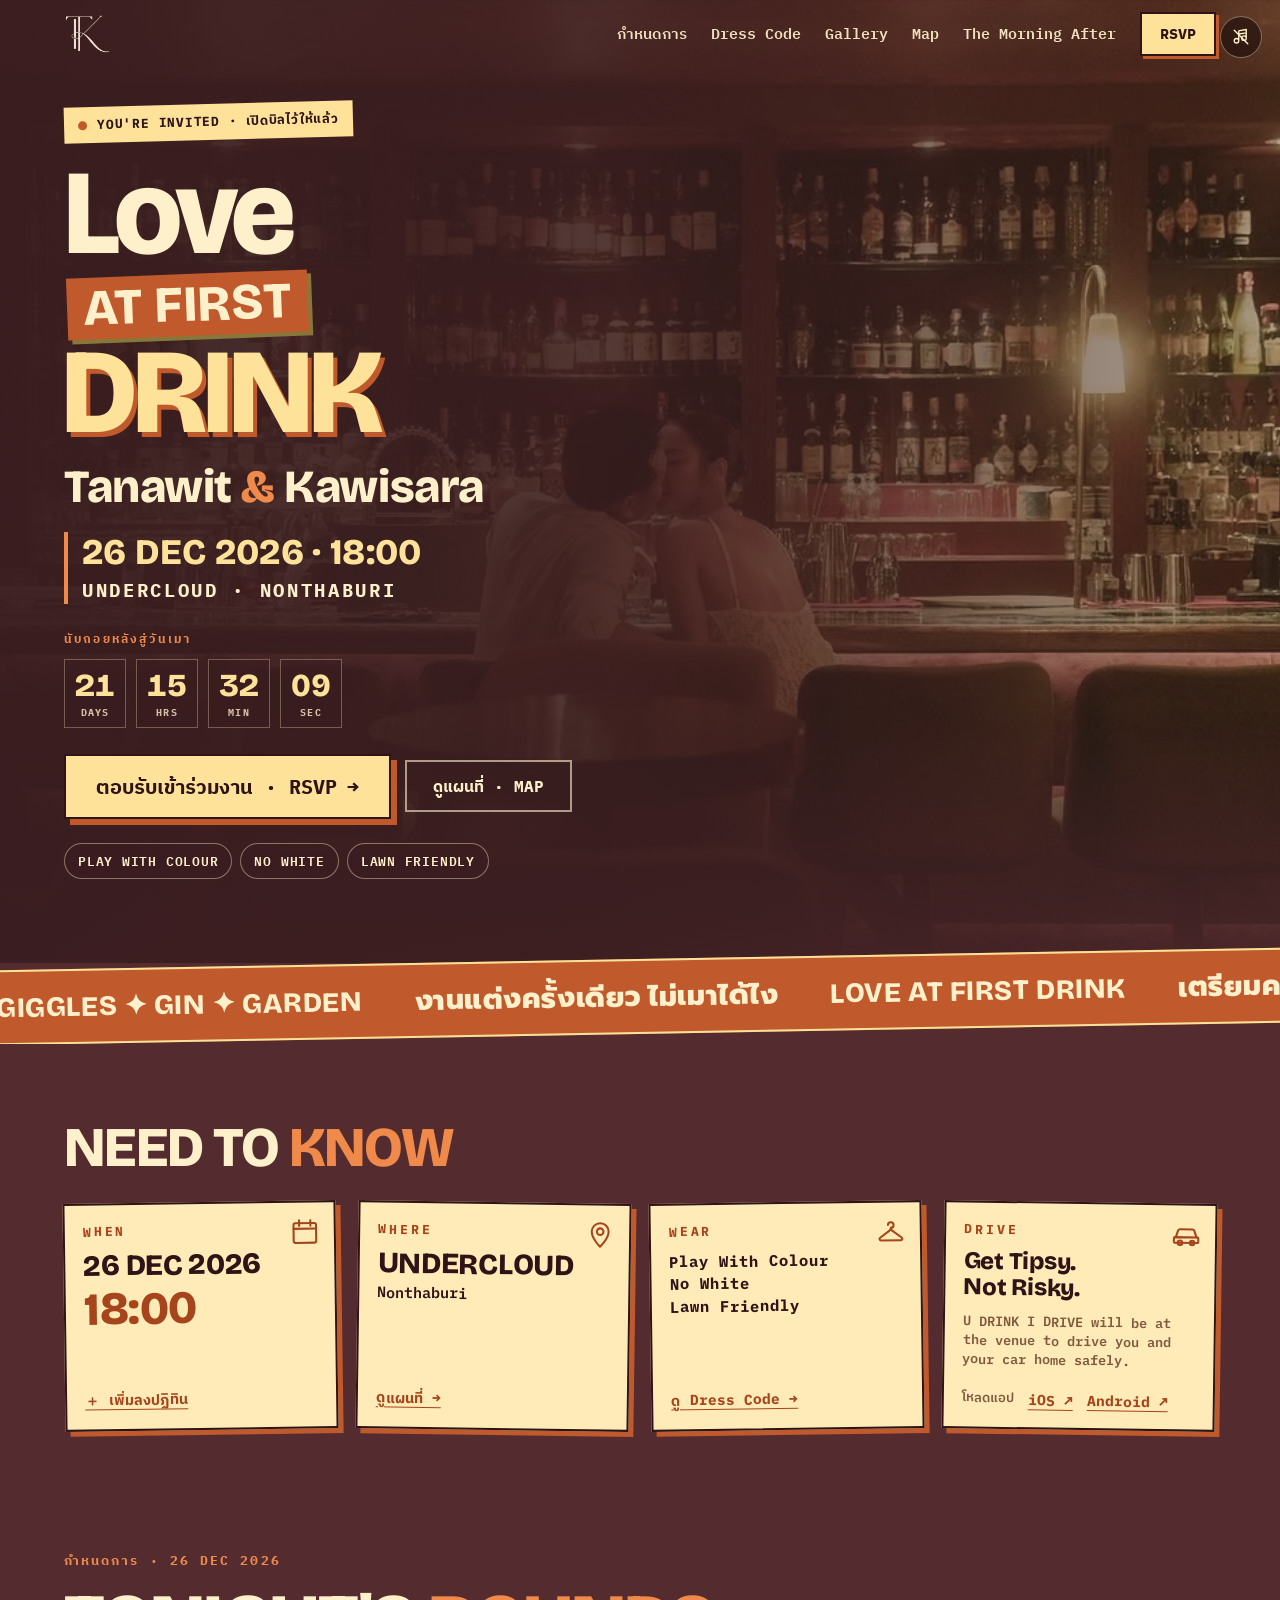
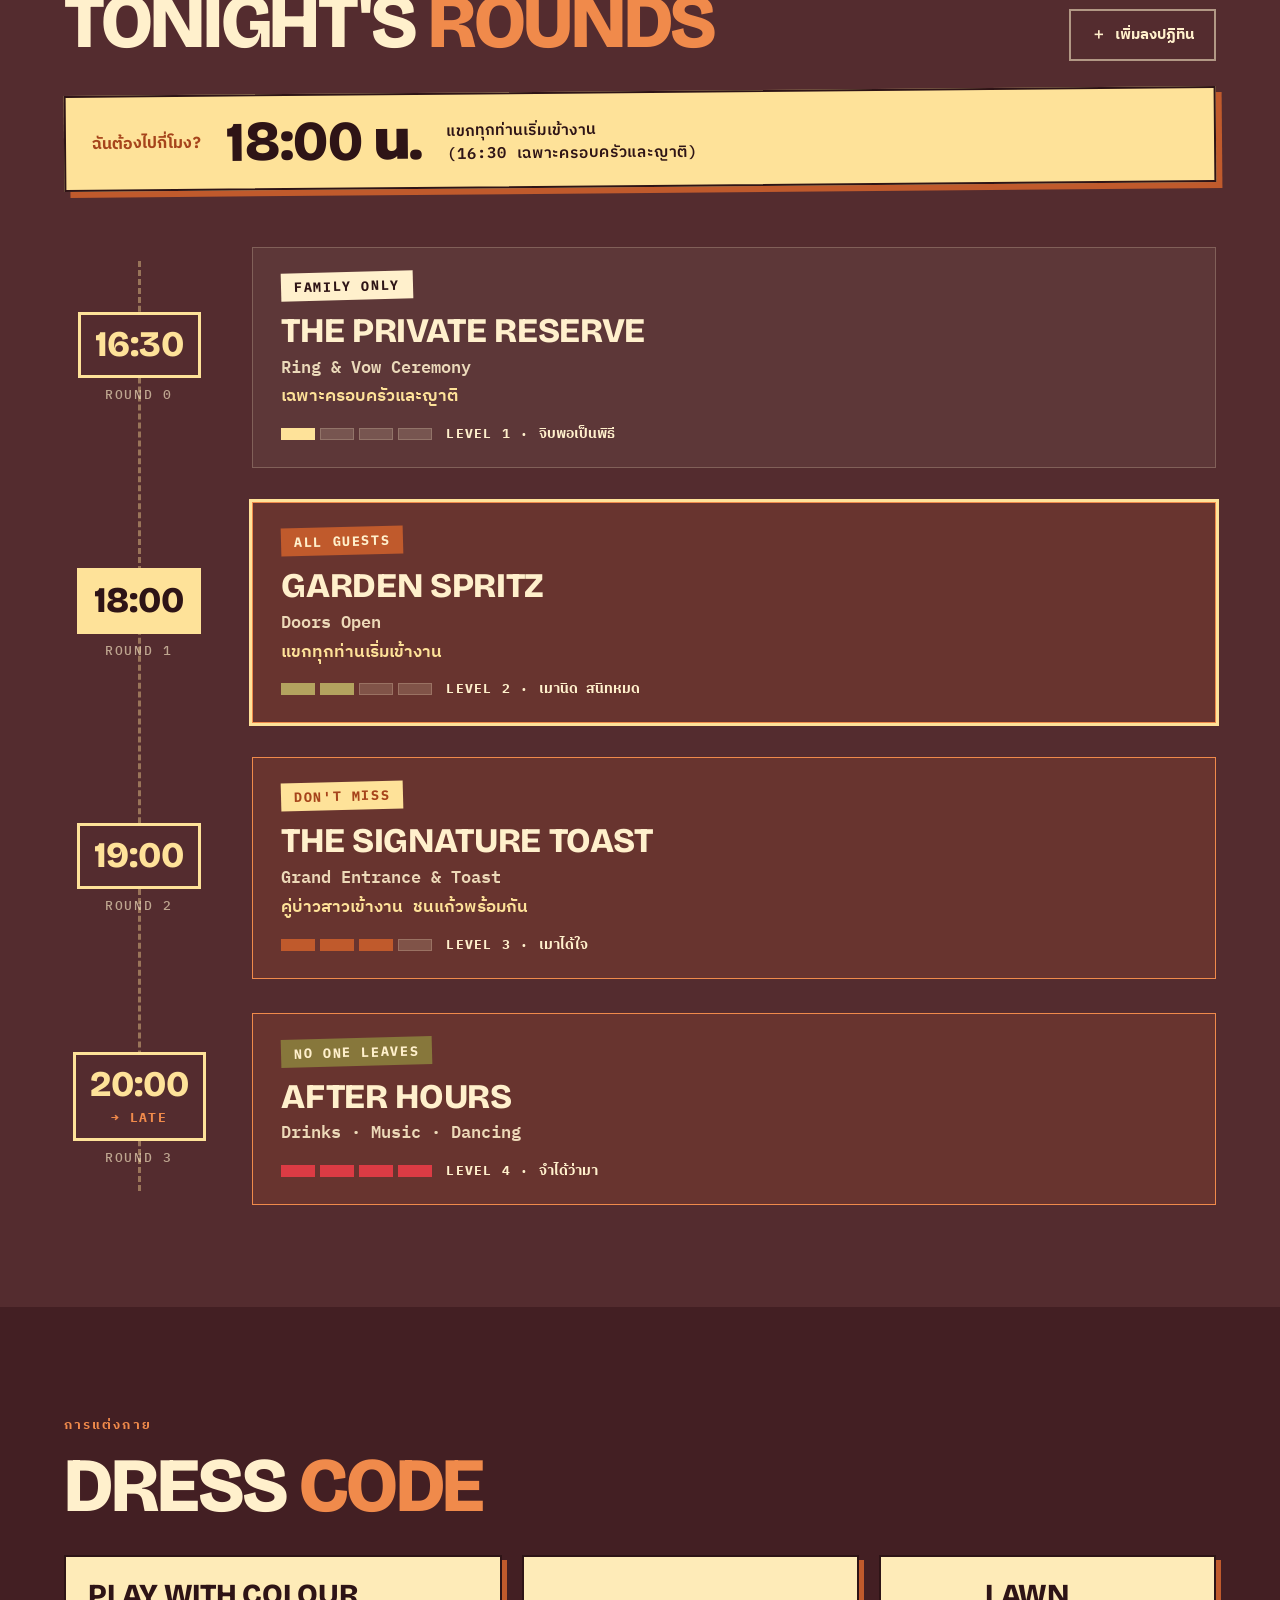
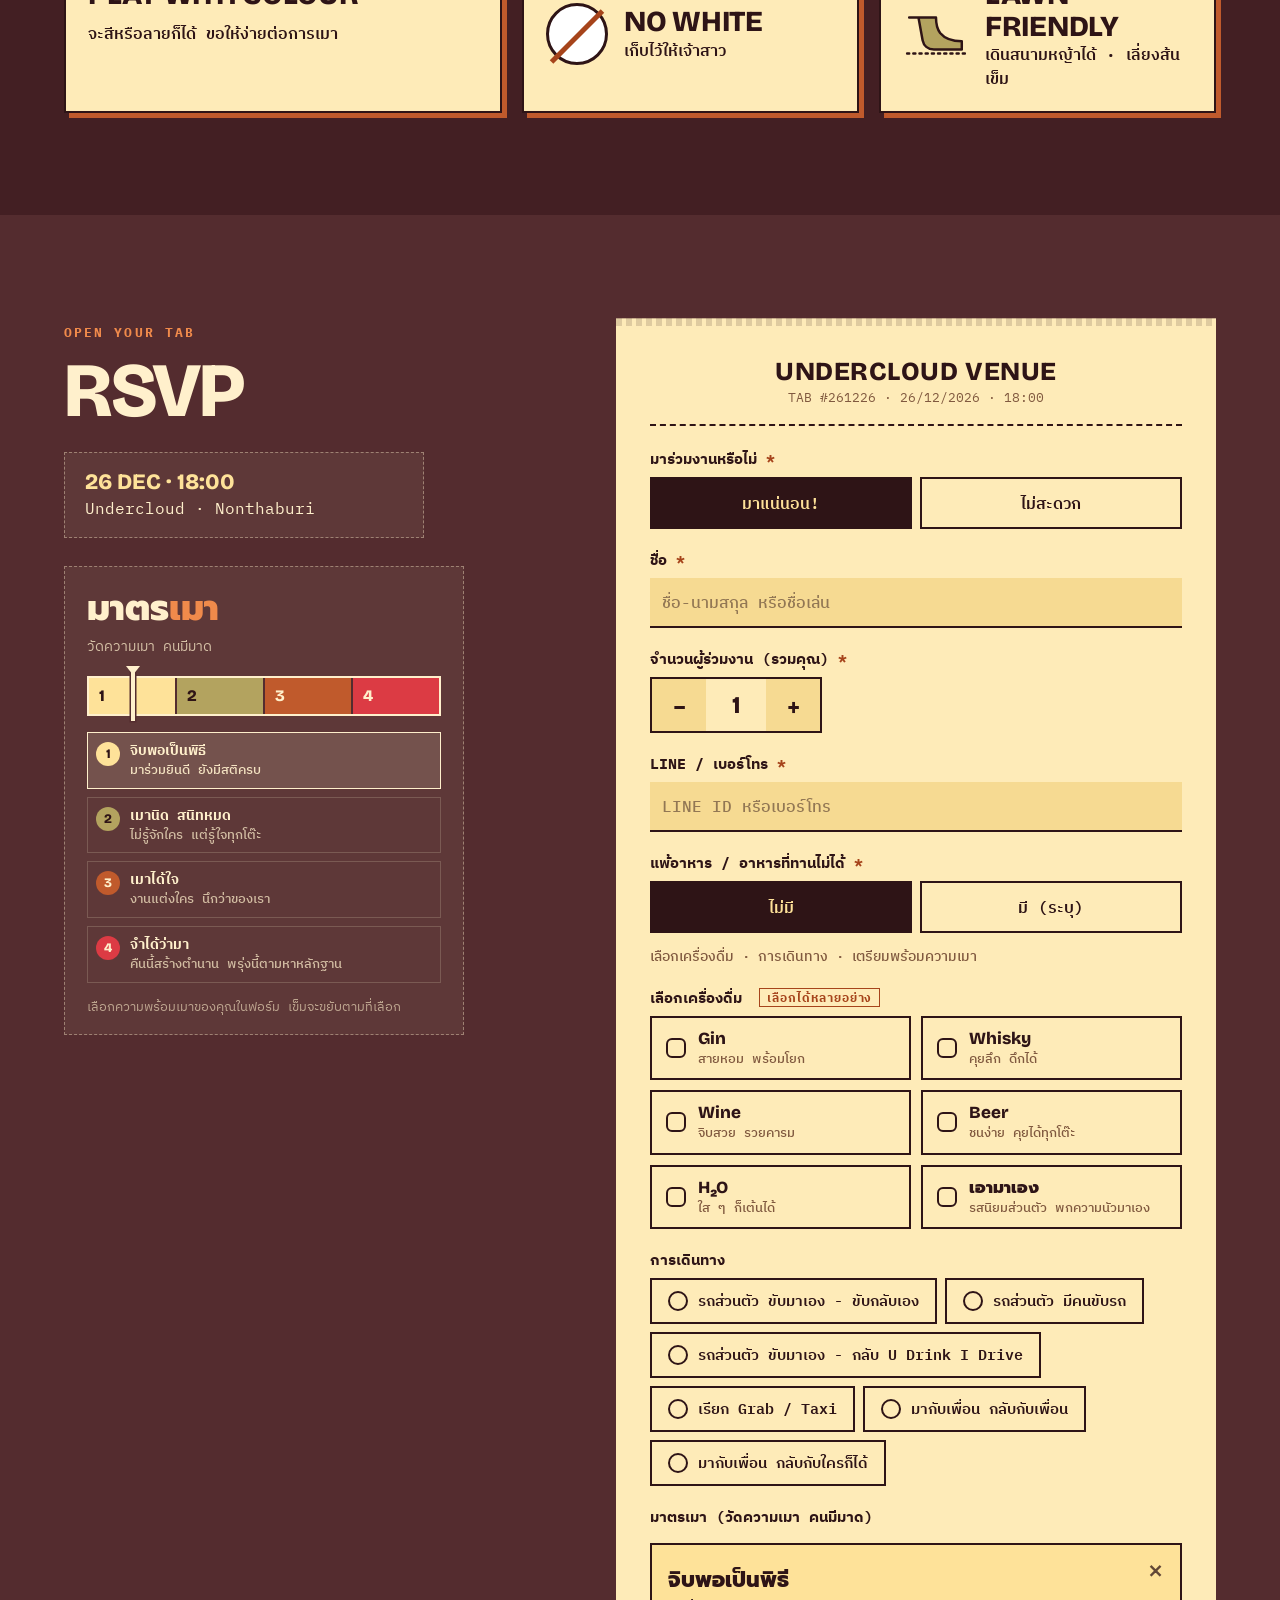
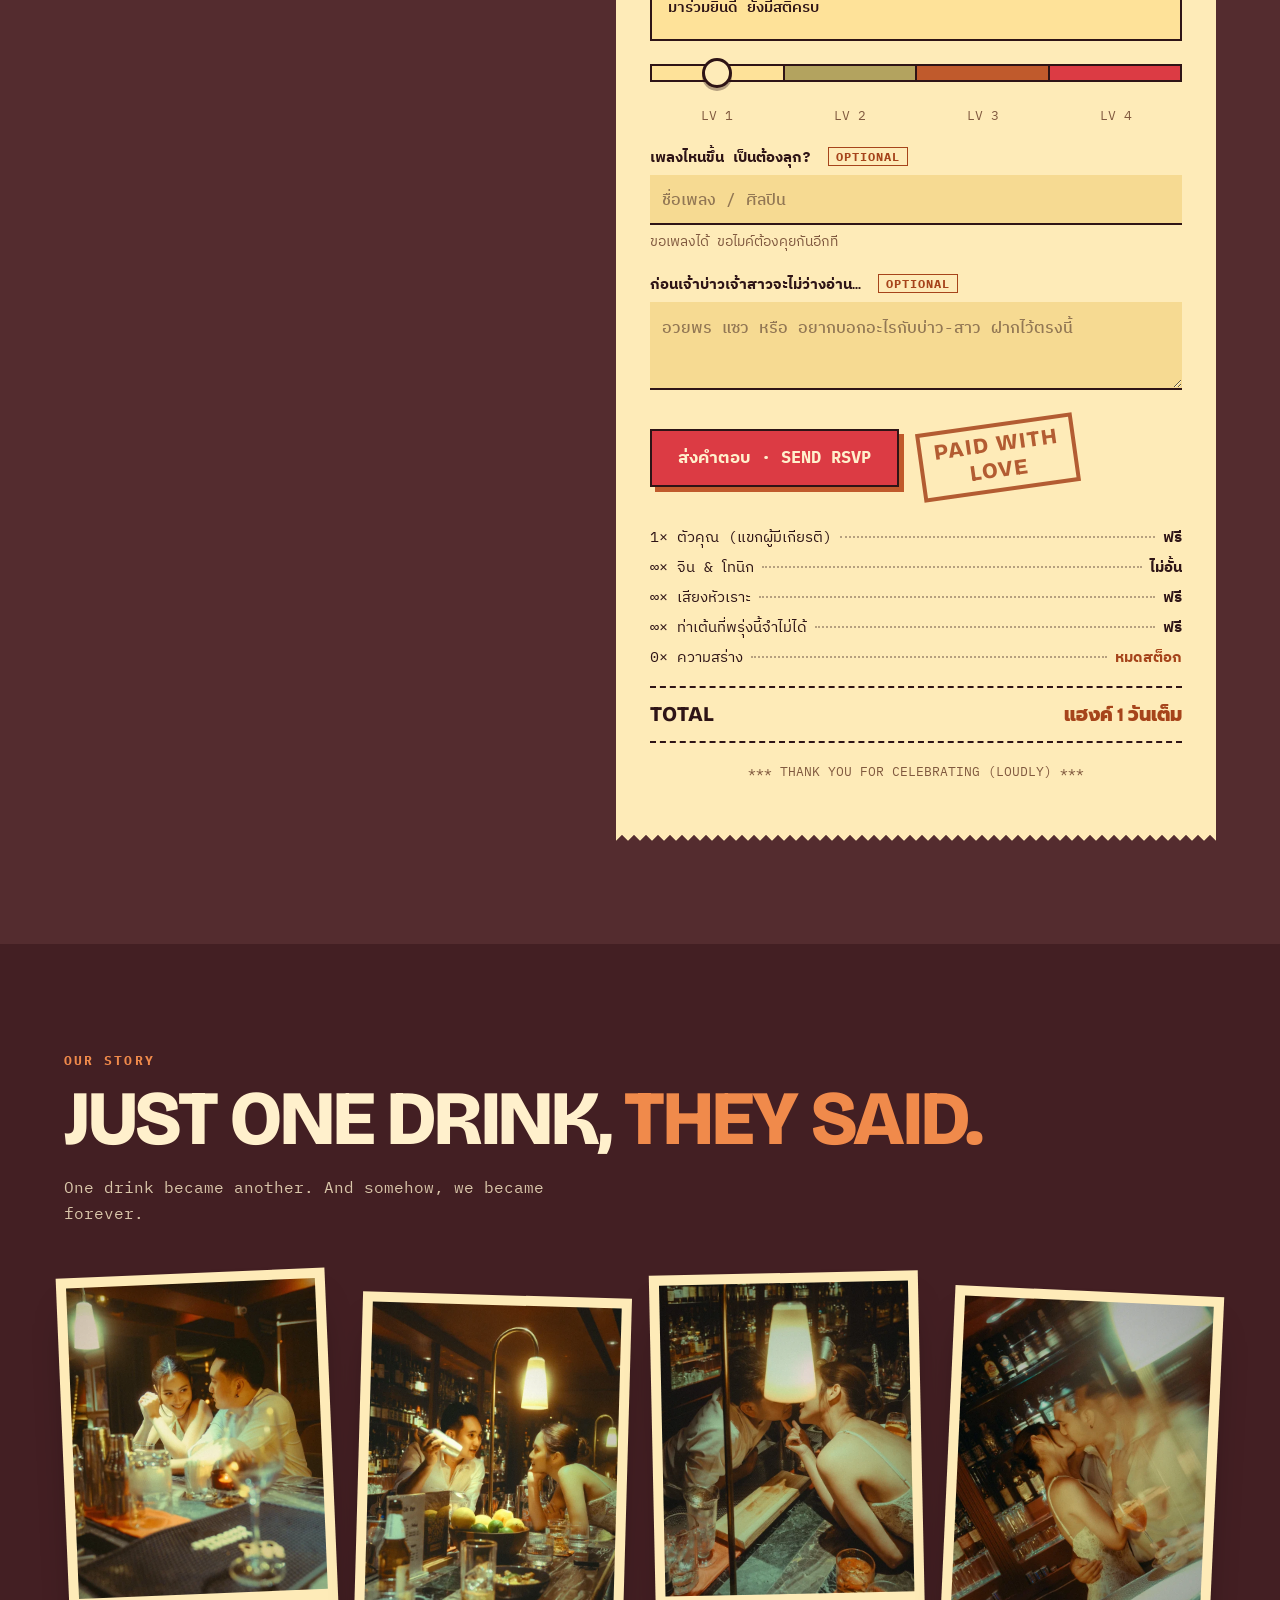
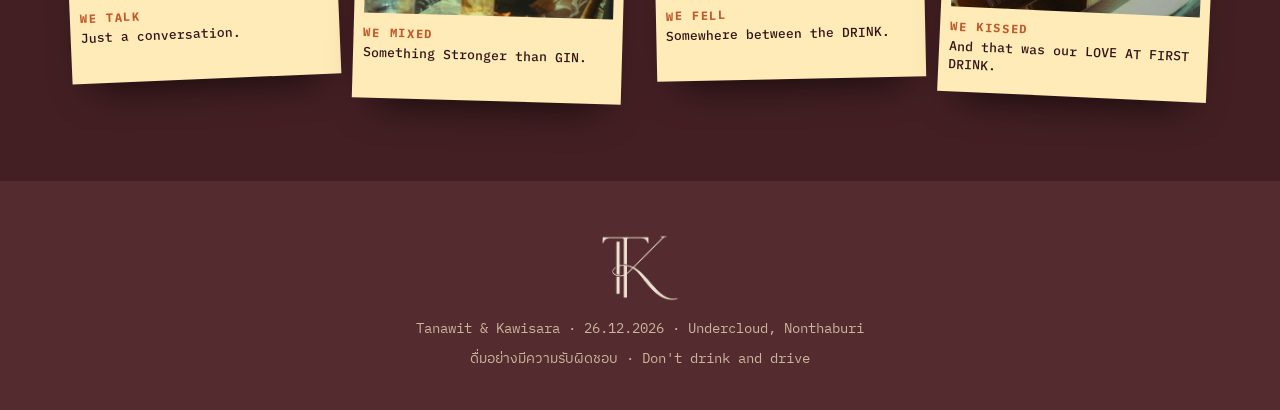
<file: index.html>
<!doctype html>
<html lang="th">
<head>
<meta charset="utf-8">
<meta name="viewport" content="width=device-width,initial-scale=1,viewport-fit=cover">
<script>document.documentElement.classList.add('js')</script>
<title>Love AT FIRST DRINK — Tanawit &amp; Kawisara · 26.12.2026</title>
<meta name="description" content="Love AT FIRST DRINK · งานแต่ง Tanawit &amp; Kawisara · 26 DEC 2026 · 18:00 · Undercloud, Nonthaburi · ตอบรับเข้าร่วมงานได้ที่นี่">
<meta name="theme-color" content="#542C2F">
<meta name="robots" content="noindex,nofollow">
<meta property="og:type" content="website">
<meta property="og:title" content="Love AT FIRST DRINK — Tanawit &amp; Kawisara">
<meta property="og:description" content="26 DEC 2026 · 18:00 · Undercloud, Nonthaburi · ตอบรับเข้าร่วมงาน · เมาได้ แต่ห้ามขับ">
<meta property="og:url" content="https://jet-first.wedding/">
<meta property="og:image" content="https://jet-first.wedding/assets/img/og.jpg">
<meta property="og:image:width" content="1200"><meta property="og:image:height" content="630">
<meta name="twitter:card" content="summary_large_image">
<link rel="icon" href="favicon.ico" sizes="any">
<link rel="icon" type="image/png" sizes="32x32" href="assets/img/favicon-32.png">
<link rel="apple-touch-icon" href="assets/img/apple-touch-icon.png">
<link rel="preconnect" href="https://fonts.googleapis.com"><link rel="preconnect" href="https://fonts.gstatic.com" crossorigin>
<link href="https://fonts.googleapis.com/css2?family=Bricolage+Grotesque:wght@700;800&family=Prompt:wght@500;600;700;800&family=IBM+Plex+Mono:wght@400;500;700&family=IBM+Plex+Sans+Thai:wght@400;500;600;700&display=swap" rel="stylesheet">
<link rel="preload" as="image" href="assets/img/wide-sm.webp" media="(max-width:800px)">
<link rel="stylesheet" href="assets/css/style.css">
</head>
<body>
<a class="skip" href="#rsvp">ข้ามไปตอบรับ</a>

<header class="nav"><div class="nav__in">
  <a class="nav__logo" href="#top" aria-label="Tanawit &amp; Kawisara"><img src="assets/img/logo-cream.png" alt="TK" width="47" height="40"></a>
  <nav class="nav__r" aria-label="เมนูหลัก">
    <a class="l" href="#agenda">กำหนดการ</a>
    <a class="l" href="#dress">Dress Code</a>
    <a class="l opt" href="#gallery">Gallery</a>
    <a class="l opt" href="https://www.google.com/maps/search/?api=1&amp;query=UNDERCLOUD+Lifestyle+Venue+Nonthaburi" target="_blank" rel="noopener" data-mapnav>Map</a>
    <a class="l opt" href="social.html">The Morning After</a>
    <a class="btn btn--nav" href="#rsvp">RSVP</a>
  </nav>
</div></header>

<main id="top">
<!-- ============ HERO ============ -->
<section class="hero">
  <div class="hero__bg" aria-hidden="true"></div>
  <div class="wrap"><div class="hero__g">
    <div class="hero__txt">
      <div class="tag"><i></i>YOU'RE INVITED · เปิดบิลไว้ให้แล้ว</div>
      <h1 class="disp" aria-label="Love at first drink"><span class="l1">Love</span><span class="l2">AT FIRST</span><span class="l3">DRINK</span></h1>
      <p class="names">Tanawit <em>&amp;</em> Kawisara</p>
      <div class="facts">
        <p class="facts__d">26 DEC 2026 · 18:00</p>
        <p class="facts__v">UNDERCLOUD · NONTHABURI</p>
      </div>
      <div class="cdn" id="countdown" aria-live="polite">
        <span class="cdn__lbl">นับถอยหลังสู่วันเมา</span>
        <div class="cdn__row">
          <div class="cdn__u"><span class="cdn__n" data-cd="d">00</span><span class="cdn__t">DAYS</span></div>
          <div class="cdn__u"><span class="cdn__n" data-cd="h">00</span><span class="cdn__t">HRS</span></div>
          <div class="cdn__u"><span class="cdn__n" data-cd="m">00</span><span class="cdn__t">MIN</span></div>
          <div class="cdn__u"><span class="cdn__n" data-cd="s">00</span><span class="cdn__t">SEC</span></div>
        </div>
      </div>
      <div class="hero__cta">
        <a class="btn btn--xl" href="#rsvp">ตอบรับเข้าร่วมงาน · RSVP <span aria-hidden="true">→</span></a>
        <a class="btn btn--line" data-map href="https://www.google.com/maps/search/?api=1&amp;query=UNDERCLOUD+Lifestyle+Venue+Nonthaburi" target="_blank" rel="noopener">ดูแผนที่ · MAP</a>
      </div>
      <ul class="pills" aria-label="Dress code"><li>Play With Colour</li><li>No White</li><li>Lawn Friendly</li></ul>
    </div>
  </div></div>
</section>
<div class="tk" aria-hidden="true"><div class="ticker"><div><span>GIGGLES ✦ GIN ✦ GARDEN</span><span>งานแต่งครั้งเดียว ไม่เมาได้ไง</span><span>LOVE AT FIRST DRINK</span><span>เตรียมคอให้พร้อม เรารอหมดแก้ว</span><span>เมาได้ ✦ แต่ห้ามขับ</span><span>GIGGLES ✦ GIN ✦ GARDEN</span><span>งานแต่งครั้งเดียว ไม่เมาได้ไง</span><span>LOVE AT FIRST DRINK</span><span>เตรียมคอให้พร้อม เรารอหมดแก้ว</span><span>เมาได้ ✦ แต่ห้ามขับ</span></div></div></div>

<!-- ============ NEED TO KNOW ============ -->
<section class="nsec" id="need"><div class="wrap">
  <h2 class="h2 h2--s reveal">NEED TO <em>KNOW</em></h2>
  <div class="ntk">
    <article class="nk">
      <svg class="nk__i" viewBox="0 0 32 32" aria-hidden="true"><rect x="4" y="7" width="24" height="21" rx="2"/><path d="M4 13h24M10 4v6M22 4v6"/></svg>
      <h3 class="nk__l">WHEN</h3>
      <p class="nk__b">26 DEC 2026</p>
      <p class="nk__b nk__b--t">18:00</p>
      <a class="nk__a" data-gcal href="https://calendar.google.com/calendar/render?action=TEMPLATE&amp;text=Jet+%26+First+Wedding&amp;dates=20261226T110000Z%2F20261226T160000Z&amp;location=UNDERCLOUD+Lifestyle+Venue%2C+Nonthaburi&amp;ctz=Asia%2FBangkok" target="_blank" rel="noopener">＋ เพิ่มลงปฏิทิน</a>
    </article>
    <article class="nk">
      <svg class="nk__i" viewBox="0 0 32 32" aria-hidden="true"><path d="M16 29s9-8.5 9-16a9 9 0 0 0-18 0c0 7.5 9 16 9 16z"/><circle cx="16" cy="13" r="3.5"/></svg>
      <h3 class="nk__l">WHERE</h3>
      <p class="nk__b">UNDERCLOUD</p>
      <p class="nk__s">Nonthaburi</p>
      <a class="nk__a" data-map href="https://www.google.com/maps/search/?api=1&amp;query=UNDERCLOUD+Lifestyle+Venue+Nonthaburi" target="_blank" rel="noopener">ดูแผนที่ →</a>
    </article>
    <article class="nk">
      <svg class="nk__i" viewBox="0 0 32 32" aria-hidden="true"><path d="M16 14v-2a3 3 0 1 0-3-3"/><path d="M16 14L4.5 22.5a1.6 1.6 0 0 0 1 2.9h21a1.6 1.6 0 0 0 1-2.9z"/></svg>
      <h3 class="nk__l">WEAR</h3>
      <p class="nk__s nk__s--l">Play With Colour<br>No White<br>Lawn Friendly</p>
      <a class="nk__a" href="#dress">ดู Dress Code →</a>
    </article>
    <article class="nk nk--drive">
      <svg class="nk__i" viewBox="0 0 32 32" aria-hidden="true"><path d="M5 19l2.4-7.2A2 2 0 0 1 9.3 10.5h13.4a2 2 0 0 1 1.9 1.3L27 19"/><path d="M4 19h24a1 1 0 0 1 1 1v4a1 1 0 0 1-1 1H4a1 1 0 0 1-1-1v-4a1 1 0 0 1 1-1z"/><circle cx="9.5" cy="25" r="2.4"/><circle cx="22.5" cy="25" r="2.4"/></svg>
      <h3 class="nk__l">DRIVE</h3>
      <p class="nk__b nk__b--d">Get Tipsy.<br>Not Risky.</p>
      <p class="nk__n">U DRINK I DRIVE will be at the venue to drive you and your car home safely.</p>
      <p class="nk__apps"><span>โหลดแอป</span>
        <a class="nk__a" href="https://apps.apple.com/th/app/u-drink-i-drive/id992805205" target="_blank" rel="noopener" aria-label="โหลดแอป U DRINK I DRIVE บน iPhone (App Store)">iOS ↗</a>
        <a class="nk__a" href="https://play.google.com/store/apps/details?id=app.udrinkidive.feed2us.com.customer" target="_blank" rel="noopener" aria-label="โหลดแอป U DRINK I DRIVE บน Android (Google Play)">Android ↗</a>
      </p>
    </article>
  </div>
</div></section>

<!-- ============ AGENDA ============ -->
<section class="agsec" id="agenda"><div class="wrap">
  <div class="hd">
    <div>
      <span class="eyebrow">กำหนดการ · 26 DEC 2026</span>
      <h2 class="h2 reveal" style="margin:0">TONIGHT'S <em>ROUNDS</em></h2>
    </div>
    <a class="btn btn--ghost" data-gcal href="https://calendar.google.com/calendar/render?action=TEMPLATE&amp;text=Jet+%26+First+Wedding&amp;dates=20261226T110000Z%2F20261226T160000Z&amp;location=UNDERCLOUD+Lifestyle+Venue%2C+Nonthaburi&amp;ctz=Asia%2FBangkok" target="_blank" rel="noopener">＋ เพิ่มลงปฏิทิน</a>
  </div>

  <div class="answer">
    <span class="answer__q">ฉันต้องไปกี่โมง?</span>
    <b class="answer__a">18:00 น.</b>
    <span class="answer__s">แขกทุกท่านเริ่มเข้างาน<br>(16:30 เฉพาะครอบครัวและญาติ)</span>
  </div>

  <ol class="rail">
    <li class="row row--fam">
      <div class="tm"><b>16:30</b><small>ROUND 0</small></div>
      <div class="card"><span class="who">FAMILY ONLY</span>
        <h3 class="rd">THE PRIVATE RESERVE</h3>
        <p class="sb">Ring &amp; Vow Ceremony</p>
        <p class="th">เฉพาะครอบครัวและญาติ</p>
        <div class="lvl" style="--c:var(--gold)"><div class="bars"><i class="on"></i><i></i><i></i><i></i></div><span>LEVEL 1 · <b>จิบพอเป็นพิธี</b></span></div></div>
    </li>

    <li class="row row--all row--arrive">
      <div class="tm"><b>18:00</b><small>ROUND 1</small></div>
      <div class="card"><span class="who">ALL GUESTS</span>
        <h3 class="rd">GARDEN SPRITZ</h3>
        <p class="sb">Doors Open</p>
        <p class="th">แขกทุกท่านเริ่มเข้างาน</p>
        <div class="lvl" style="--c:var(--olv-l)"><div class="bars"><i class="on"></i><i class="on"></i><i></i><i></i></div><span>LEVEL 2 · <b>เมานิด สนิทหมด</b></span></div></div>
    </li>

    <li class="row row--all">
      <div class="tm"><b>19:00</b><small>ROUND 2</small></div>
      <div class="card"><span class="who who--gold">DON'T MISS</span>
        <h3 class="rd">THE SIGNATURE TOAST</h3>
        <p class="sb">Grand Entrance &amp; Toast</p>
        <p class="th">คู่บ่าวสาวเข้างาน ชนแก้วพร้อมกัน</p>
        <div class="lvl" style="--c:var(--org)"><div class="bars"><i class="on"></i><i class="on"></i><i class="on"></i><i></i></div><span>LEVEL 3 · <b>เมาได้ใจ</b></span></div></div>
    </li>

    <li class="row row--all">
      <div class="tm"><b class="tm__late">20:00 <i>→ LATE</i></b><small>ROUND 3</small></div>
      <div class="card"><span class="who who--ol">NO ONE LEAVES</span>
        <h3 class="rd">AFTER HOURS</h3>
        <p class="sb">Drinks · Music · Dancing</p>
        <div class="lvl" style="--c:var(--crim)"><div class="bars"><i class="on"></i><i class="on"></i><i class="on"></i><i class="on"></i></div><span>LEVEL 4 · <b>จำได้ว่ามา</b></span></div></div>
    </li>
  </ol>
</div></section>

<!-- ============ DRESS CODE ============ -->
<section class="drsec" id="dress"><div class="wrap">
  <span class="eyebrow">การแต่งกาย</span>
  <h2 class="h2 reveal">DRESS <em>CODE</em></h2>
  <div class="dr__g">
    <article class="dr dr--col">
      <h3>PLAY WITH COLOUR</h3>
      <p>จะสีหรือลายก็ได้ ขอให้ง่ายต่อการเมา</p>
    </article>
    <article class="dr dr--no">
      <div class="nw" aria-hidden="true"></div>
      <div><h3>NO WHITE</h3><p>เก็บไว้ให้เจ้าสาว</p></div>
    </article>
    <article class="dr dr--lawn">
      <svg class="sh" viewBox="0 0 64 48" aria-hidden="true"><path d="M6 8h9l4 22c1 5 5 9 11 9h27v-8c-9 0-16-2-21-8-3-4-4-9-4-15H6z"/><path d="M4 43h56" stroke-dasharray="2 4"/></svg>
      <div><h3>LAWN FRIENDLY</h3><p>เดินสนามหญ้าได้ · เลี่ยงส้นเข็ม</p></div>
    </article>
  </div>
</div></section>

<!-- ============ RSVP ============ -->
<section class="tabsec" id="rsvp"><div class="wrap"><div class="tabg">
  <div class="tabg__l">
  <div class="tabg__t">
    <span class="eyebrow">OPEN YOUR TAB</span>
    <h2 class="h2 reveal">RSVP</h2>
    <div class="note"><b>26 DEC · 18:00</b>Undercloud · Nonthaburi</div>
  </div>

  <aside class="mtr" id="meter" aria-labelledby="mtr-h">
    <h3 class="mtr__h" id="mtr-h">มาตร<em>เมา</em></h3>
    <p class="mtr__s">วัดความเมา คนมีมาด</p>
    <div class="mtr__bar" id="mtr-bar" role="img" aria-label="มาตรวัดความเมา 4 ระดับ เข็มขยับตามที่คุณเลือกในฟอร์ม">
      <i style="--c:var(--gold);--t:#2E1416">1</i>
      <i style="--c:var(--olv-l);--t:#2E1416">2</i>
      <i style="--c:var(--org);--t:#FFF0CC">3</i>
      <i style="--c:var(--crim);--t:#FFF0CC">4</i>
      <span class="mtr__pin" id="mtr-pin" style="left:12.5%" hidden></span>
    </div>
    <ol class="mtr__list" id="mtr-list">
      <li data-n="1" style="--c:var(--gold);--t:#2E1416"><span><b>จิบพอเป็นพิธี</b><small>มาร่วมยินดี ยังมีสติครบ</small></span></li>
      <li data-n="2" style="--c:var(--olv-l);--t:#2E1416"><span><b>เมานิด สนิทหมด</b><small>ไม่รู้จักใคร แต่รู้ใจทุกโต๊ะ</small></span></li>
      <li data-n="3" style="--c:var(--org);--t:#FFF0CC"><span><b>เมาได้ใจ</b><small>งานแต่งใคร นึกว่าของเรา</small></span></li>
      <li data-n="4" style="--c:var(--crim);--t:#FFF0CC"><span><b>จำได้ว่ามา</b><small>คืนนี้สร้างตำนาน พรุ่งนี้ตามหาหลักฐาน</small></span></li>
    </ol>
    <p class="mtr__hint">เลือกความพร้อมเมาของคุณในฟอร์ม เข็มจะขยับตามที่เลือก</p>
  </aside>
  </div>

  <div class="receipt" id="receipt">
    <div class="rc-h"><b>UNDERCLOUD VENUE</b><small>TAB #261226 · 26/12/2026 · 18:00</small></div>

    <form class="rsvp" id="rsvp-form" novalidate>
      <input class="hp" type="text" name="website" tabindex="-1" autocomplete="off" aria-hidden="true">

      <div class="grp">
        <fieldset class="f"><legend class="lb">มาร่วมงานหรือไม่ <i class="req" aria-hidden="true">*</i></legend>
          <div class="opts opts--2"><label><input type="radio" name="attend" value="yes" checked><span>มาแน่นอน!</span></label><label><input type="radio" name="attend" value="no"><span>ไม่สะดวก</span></label></div></fieldset>

        <div class="f"><label for="f-name">ชื่อ <i class="req" aria-hidden="true">*</i></label>
          <input id="f-name" name="name" type="text" required maxlength="80" autocomplete="name" placeholder="ชื่อ-นามสกุล หรือชื่อเล่น" aria-describedby="e-name">
          <p class="err" id="e-name" hidden>ขอชื่อหน่อยนะ บาร์เทนเดอร์จะได้เรียกถูก</p></div>

        <div data-yes>
          <div class="f"><span class="lb" id="l-guests">จำนวนผู้ร่วมงาน (รวมคุณ) <i class="req" aria-hidden="true">*</i></span>
            <div class="step" role="group" aria-labelledby="l-guests"><button type="button" data-step="-1" aria-label="ลดจำนวน">−</button><output id="f-guests" aria-live="polite">1</output><button type="button" data-step="1" aria-label="เพิ่มจำนวน">+</button></div></div>

          <div class="f"><label for="f-contact">LINE / เบอร์โทร <i class="req" aria-hidden="true">*</i></label>
            <input id="f-contact" name="contact" type="text" maxlength="60" autocomplete="tel" placeholder="LINE ID หรือเบอร์โทร" aria-describedby="e-contact">
            <p class="err" id="e-contact" hidden>ขอ LINE หรือเบอร์โทรไว้ติดต่อด้วยนะ</p></div>

          <fieldset class="f"><legend class="lb">แพ้อาหาร / อาหารที่ทานไม่ได้ <i class="req" aria-hidden="true">*</i></legend>
            <div class="opts opts--2"><label><input type="radio" name="diet" value="none" checked><span>ไม่มี</span></label><label><input type="radio" name="diet" value="yes"><span>มี (ระบุ)</span></label></div>
            <input id="f-diet" name="dietary" type="text" maxlength="120" placeholder="เช่น แพ้กุ้ง ไม่ทานเนื้อวัว" hidden aria-describedby="e-diet">
            <p class="err" id="e-diet" hidden>บอกหน่อยนะว่าแพ้/ทานอะไรไม่ได้</p></fieldset>

          <p class="grp__note">เลือกเครื่องดื่ม · การเดินทาง · เตรียมพร้อมความเมา</p>

          <fieldset class="f"><legend class="lb">เลือกเครื่องดื่ม <span class="opt">เลือกได้หลายอย่าง</span></legend>
            <div class="opts opts--pick opts--multi" id="opts-drink">
              <label><input type="checkbox" name="drink" value="Gin"><span><b>Gin</b><small>สายหอม พร้อมโยก</small></span></label>
              <label><input type="checkbox" name="drink" value="Whisky"><span><b>Whisky</b><small>คุยลึก ดึกได้</small></span></label>
              <label><input type="checkbox" name="drink" value="Wine"><span><b>Wine</b><small>จิบสวย รวยคารม</small></span></label>
              <label><input type="checkbox" name="drink" value="Beer"><span><b>Beer</b><small>ชนง่าย คุยได้ทุกโต๊ะ</small></span></label>
              <label><input type="checkbox" name="drink" value="H₂O"><span><b>H₂O</b><small>ใส ๆ ก็เต้นได้</small></span></label>
              <label><input type="checkbox" name="drink" value="เอามาเอง"><span><b>เอามาเอง</b><small>รสนิยมส่วนตัว พกความนัวมาเอง</small></span></label>
            </div></fieldset>

          <fieldset class="f"><legend class="lb">การเดินทาง</legend>
            <div class="opts opts--mk" id="opts-ride">
              <label><input type="radio" name="ride" value="รถส่วนตัว ขับมาเอง - ขับกลับเอง"><span>รถส่วนตัว ขับมาเอง - ขับกลับเอง</span></label>
              <label><input type="radio" name="ride" value="รถส่วนตัว มีคนขับรถ"><span>รถส่วนตัว มีคนขับรถ</span></label>
              <label><input type="radio" name="ride" value="รถส่วนตัว ขับมาเอง - กลับ U Drink I Drive"><span>รถส่วนตัว ขับมาเอง - กลับ U Drink I Drive</span></label>
              <label><input type="radio" name="ride" value="เรียก Grab / Taxi"><span>เรียก Grab / Taxi</span></label>
              <label><input type="radio" name="ride" value="มากับเพื่อน กลับกับเพื่อน"><span>มากับเพื่อน กลับกับเพื่อน</span></label>
              <label><input type="radio" name="ride" value="มากับเพื่อน กลับกับใครก็ได้"><span>มากับเพื่อน กลับกับใครก็ได้</span></label>
            </div>
            <div class="f mt2" id="plate-f" hidden><label for="f-plate">ทะเบียนรถ <span class="opt">OPTIONAL</span></label>
              <input id="f-plate" name="plate" type="text" maxlength="40" autocomplete="off" placeholder="เช่น กท 1234 หรือ 1กข 2345" aria-describedby="h-plate">
              <p class="help" id="h-plate">ไว้แจ้งทีมงานจอดรถให้สะดวกขึ้น</p></div>
          </fieldset>

          <div class="f mt" id="meter-f"><span class="lb" id="l-ready">มาตรเมา (วัดความเมา คนมีมาด)</span>
            <div class="mt__rd" id="f-rd" aria-live="polite" data-on="0">
              <b class="mt__n"><span id="f-rl" aria-hidden="true">–</span><span class="sr" id="f-rl-sr">ยังไม่ได้เลือก</span></b>
              <span class="mt__d" id="f-rdesc"></span>
              <button type="button" class="mt__x" id="f-rclr" aria-label="ล้างที่เลือก" hidden>×</button>
            </div>
            <div class="mt__w" id="f-slider" role="slider" tabindex="0" aria-labelledby="l-ready f-rl-sr" aria-valuemin="1" aria-valuemax="4" aria-valuetext="ยังไม่ได้เลือก">
              <div class="mt__bar" aria-hidden="true"><i style="--c:var(--gold)"></i><i style="--c:var(--olv-l)"></i><i style="--c:var(--org)"></i><i style="--c:var(--crim)"></i></div>
              <span class="mt__thumb is-unset" id="f-thumb" aria-hidden="true"></span></div>
            <div class="sc" aria-hidden="true"><span>LV 1</span><span>LV 2</span><span>LV 3</span><span>LV 4</span></div></div>

          <div class="f"><label class="lb" for="f-song">เพลงไหนขึ้น เป็นต้องลุก? <span class="opt">OPTIONAL</span></label>
            <input id="f-song" name="song" type="text" maxlength="100" autocomplete="off" placeholder="ชื่อเพลง / ศิลปิน" aria-describedby="h-song">
            <p class="help" id="h-song">ขอเพลงได้ ขอไมค์ต้องคุยกันอีกที</p></div>
        </div>
      </div>

      <div class="f fun-msg"><label for="f-msg">ก่อนเจ้าบ่าวเจ้าสาวจะไม่ว่างอ่าน… <span class="opt">OPTIONAL</span></label>
        <textarea id="f-msg" name="message" rows="3" maxlength="300" placeholder="อวยพร แซว หรือ อยากบอกอะไรกับบ่าว-สาว ฝากไว้ตรงนี้"></textarea></div>

      <div class="submit"><button class="btn btn--submit" type="submit">ส่งคำตอบ · SEND RSVP</button><div class="stampx" aria-hidden="true">PAID WITH<br>LOVE</div></div>
      <p class="status" id="status" role="status" aria-live="polite" hidden></p>
    </form>

    <div class="done" id="done" hidden tabindex="-1">
      <div class="bill" id="bill" hidden>
        <div class="stampx stampx--big" aria-hidden="true">PAID WITH<br>LOVE</div>
        <h3 class="bill__t">YOUR TAB IS OPEN <span aria-hidden="true">✓</span></h3>
        <p class="bill__who" id="b-who"></p>
        <div class="bill__hr" aria-hidden="true"></div>
        <div class="bill__l" id="b-rows"></div>
        <div class="bill__hr" aria-hidden="true"></div>
        <p class="bill__tot"><b>ยอดรวม:</b> <em>แล้วเจอกัน 26 ธ.ค. ♡</em></p>
      </div>
      <h3 class="done__t done__t--no">เสียดายจัง ขอบคุณที่แจ้งนะ</h3>
      <p class="done__p done__p--yes">เจอกัน 26 ธ.ค. 18:00 น. ที่ Undercloud อย่าลืมวางแผนขากลับ · เมาได้ แต่ห้ามขับ</p>
      <p class="done__p done__p--no">ถ้าแผนเปลี่ยน กลับมากรอกใหม่ได้เสมอ บาร์ยังเปิดรอ</p>
      <p class="done__preview" id="preview-note" hidden>โหมดตัวอย่าง: ยังไม่ได้เชื่อมต่อฐานข้อมูล ข้อมูลนี้ยังไม่ถูกบันทึก</p>
      <p class="status" id="save-err" role="status" hidden></p>
      <div class="done__a"><button class="btn done__save" type="button" id="save-bill">เซฟบิลไว้เจอกัน</button><a class="btn done__save" id="pass-link" href="pass.html" target="_blank" rel="noopener" hidden>🎫 เปิด Guest Pass</a><a class="btn done__yes" data-gcal href="https://calendar.google.com/calendar/render?action=TEMPLATE&amp;text=Jet+%26+First+Wedding&amp;dates=20261226T110000Z%2F20261226T160000Z&amp;location=UNDERCLOUD+Lifestyle+Venue%2C+Nonthaburi&amp;ctz=Asia%2FBangkok" target="_blank" rel="noopener">＋ เพิ่มลงปฏิทิน</a><button class="btn btn--cream" type="button" id="again">แก้ไขคำตอบ</button></div>
    </div>

    <ul class="items" aria-hidden="true">
      <li><span>1× ตัวคุณ (แขกผู้มีเกียรติ)</span><span>ฟรี</span></li>
      <li><span>∞× จิน &amp; โทนิก</span><span>ไม่อั้น</span></li>
      <li><span>∞× เสียงหัวเราะ</span><span>ฟรี</span></li>
      <li><span>∞× ท่าเต้นที่พรุ่งนี้จำไม่ได้</span><span>ฟรี</span></li>
      <li class="zero"><span>0× ความสร่าง</span><span>หมดสต็อก</span></li>
    </ul>
    <div class="total" aria-hidden="true"><b>TOTAL</b><em>แฮงค์ 1 วันเต็ม</em></div>
    <div class="thx">*** THANK YOU FOR CELEBRATING (LOUDLY) ***</div>
  </div>
</div>
</div></section>

<!-- ============ GALLERY ============ -->
<section class="evsec" id="gallery"><div class="wrap">
  <span class="eyebrow">OUR STORY</span>
  <h2 class="h2 reveal">JUST ONE DRINK, <em>THEY SAID.</em></h2>
  <p class="lead">One drink became another. And somehow, we became forever.</p>
  <div class="ev__row">
    <figure class="pic reveal"><img loading="lazy" src="assets/img/gaze-sm.webp" srcset="assets/img/gaze-sm.webp 640w, assets/img/gaze.webp 1200w" sizes="(max-width:980px) 45vw, 300px" alt="คู่บ่าวสาวสบตากันที่บาร์" width="1200" height="1500" style="object-position:50% 50%"><span class="pic__tag">WE TALK</span><figcaption>Just a conversation.</figcaption></figure>
    <figure class="pic reveal"><img loading="lazy" src="assets/img/bar-sm.webp" srcset="assets/img/bar-sm.webp 640w, assets/img/bar.webp 1200w" sizes="(max-width:980px) 45vw, 300px" alt="คู่บ่าวสาวคุยกันที่บาร์ ขณะเชฟเขย่าค็อกเทล" width="1200" height="1500" style="object-position:50% 50%"><span class="pic__tag">WE MIXED</span><figcaption>Something Stronger than GIN.</figcaption></figure>
    <figure class="pic reveal"><img loading="lazy" src="assets/img/lamp-sm.webp" srcset="assets/img/lamp-sm.webp 640w, assets/img/lamp.webp 1200w" sizes="(max-width:980px) 45vw, 300px" alt="คู่บ่าวสาวจูบกันข้างโคมไฟ" width="1200" height="1500" style="object-position:50% 50%"><span class="pic__tag">WE FELL</span><figcaption>Somewhere between the DRINK.</figcaption></figure>
    <figure class="pic reveal"><img loading="lazy" src="assets/img/disco-sm.webp" srcset="assets/img/disco-sm.webp 640w, assets/img/disco.webp 1200w" sizes="(max-width:980px) 45vw, 300px" alt="คู่บ่าวสาวจูบกันที่บาร์" width="1200" height="1500" style="object-position:50% 50%"><span class="pic__tag">WE KISSED</span><figcaption>And that was our LOVE AT FIRST DRINK.</figcaption></figure>
  </div>
</div></section>

</main>

<footer class="ft"><img src="assets/img/logo-cream.png" alt="TK" width="82" height="70"><div>Tanawit &amp; Kawisara · 26.12.2026 · Undercloud, Nonthaburi</div><div class="ft__s">ดื่มอย่างมีความรับผิดชอบ · Don't drink and drive</div></footer>

<a class="sticky" id="sticky" href="#rsvp" aria-label="ตอบรับเข้าร่วมงาน RSVP"><b>RSVP</b><span>· 26 DEC</span><i aria-hidden="true">→</i></a>

<audio id="bgm" src="assets/audio/so-this-is-love.mp3" loop preload="auto"></audio>
<button type="button" class="bgm" id="bgm-toggle" aria-pressed="false" aria-label="เปิดเสียงเพลง">
  <svg class="ic-note" viewBox="0 0 24 24" aria-hidden="true"><path d="M9 17V4.6a1 1 0 0 1 1.2-1L19 2v11.5M9 17a3 3 0 1 1-6 0 3 3 0 0 1 6 0Zm10-3.5a3 3 0 1 1-6 0 3 3 0 0 1 6 0ZM9 8l10-1.5" fill="none" stroke="currentColor" stroke-width="1.8" stroke-linecap="round" stroke-linejoin="round"/></svg>
  <svg class="ic-mute" viewBox="0 0 24 24" aria-hidden="true"><path d="M9 17V4.6a1 1 0 0 1 1.2-1L19 2v11.5M9 17a3 3 0 1 1-6 0 3 3 0 0 1 6 0Zm10-3.5a3 3 0 1 1-6 0 3 3 0 0 1 6 0ZM9 8l10-1.5" fill="none" stroke="currentColor" stroke-width="1.8" stroke-linecap="round" stroke-linejoin="round"/><path d="M3 3l18 18" stroke="currentColor" stroke-width="1.8" stroke-linecap="round"/></svg>
</button>

<noscript><style>.reveal{opacity:1!important;transform:none!important}</style></noscript>
<script src="assets/js/config.js"></script>
<script src="assets/js/main.js"></script>
<script src="assets/js/bgm.js"></script>
</body></html>
</file>
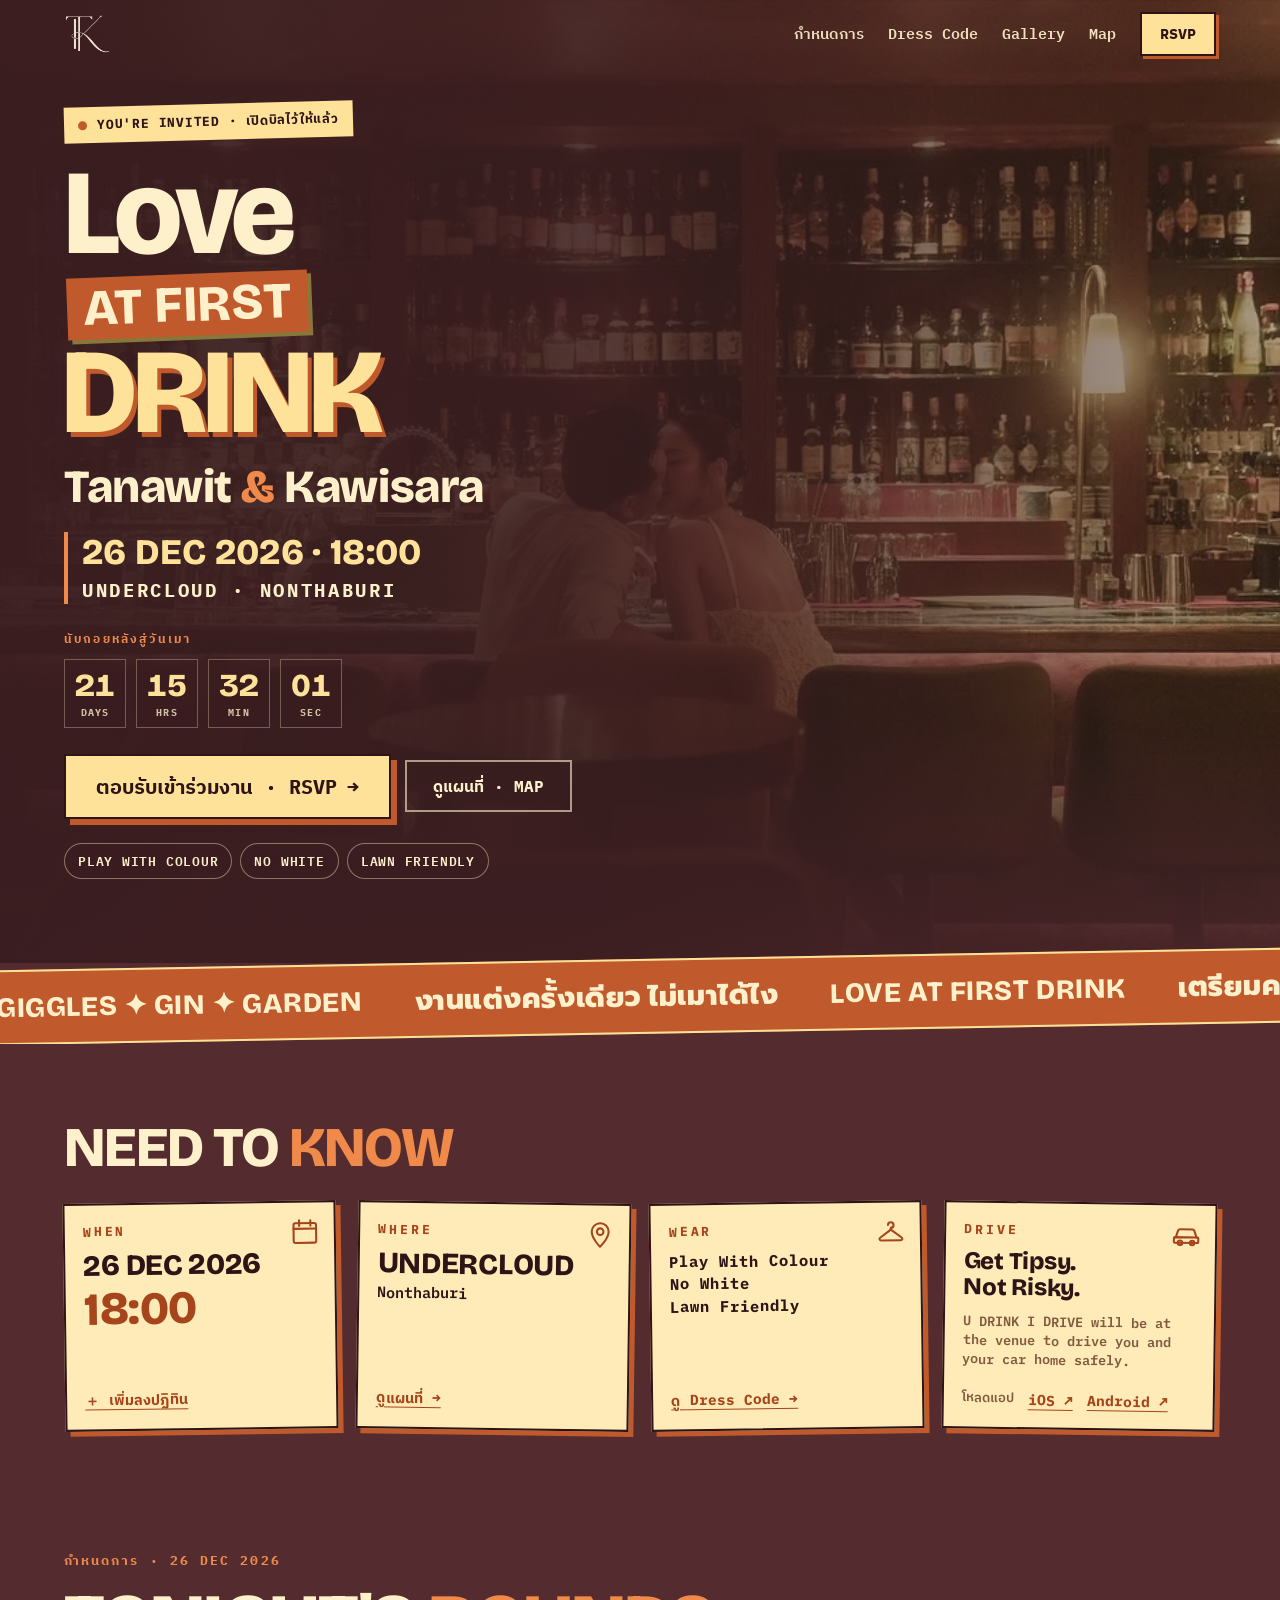
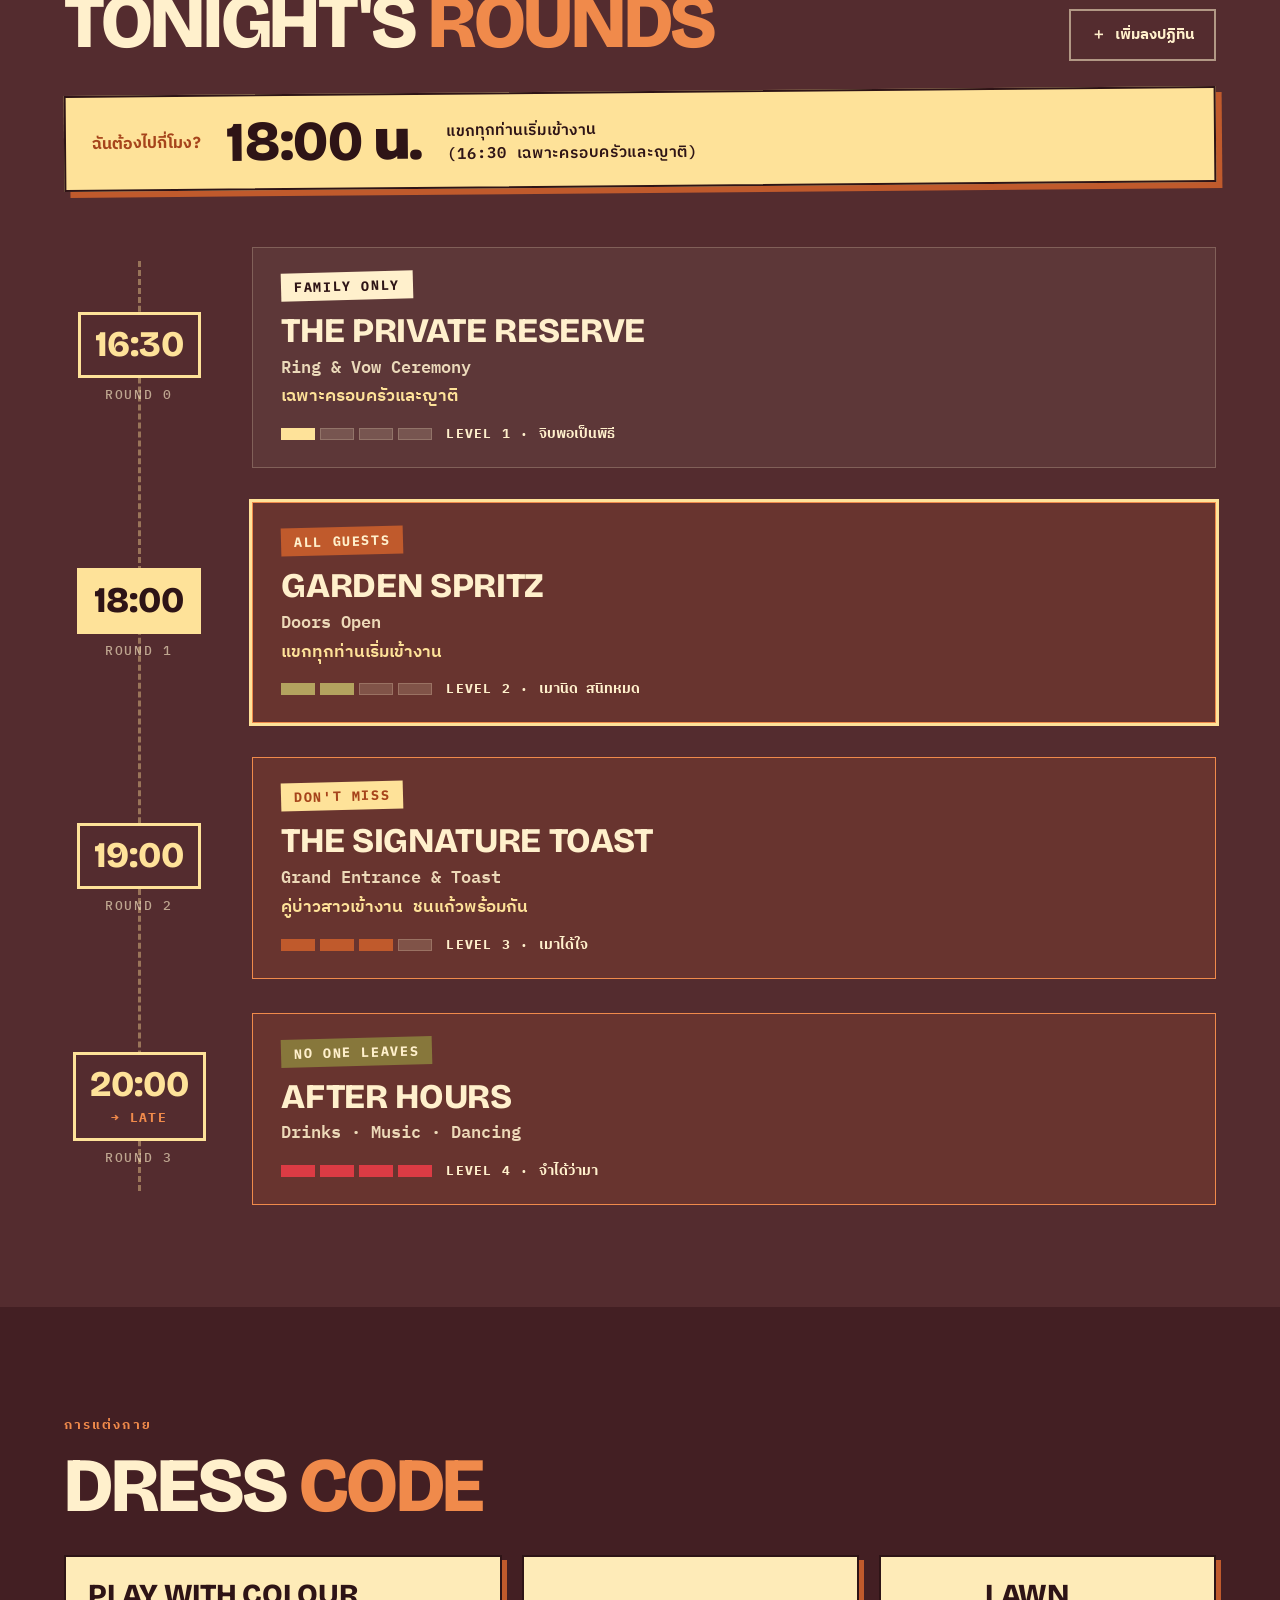
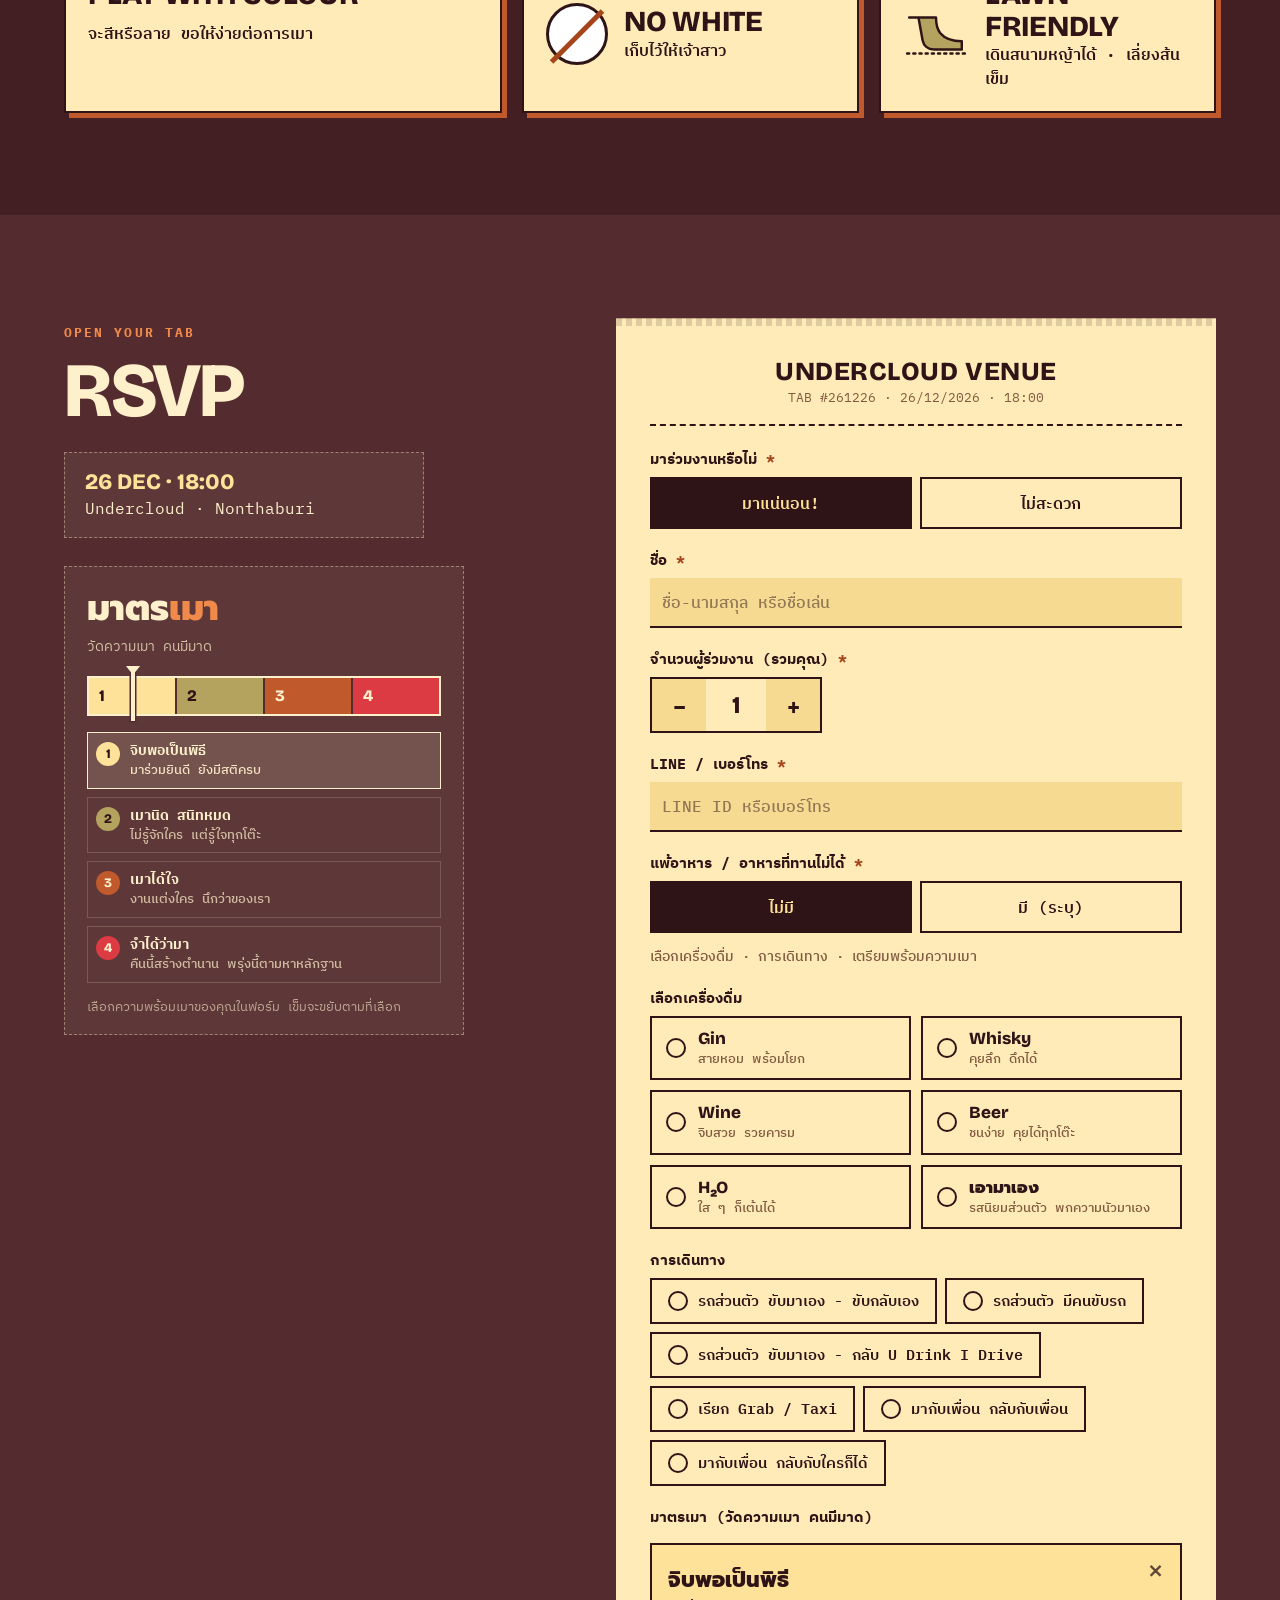
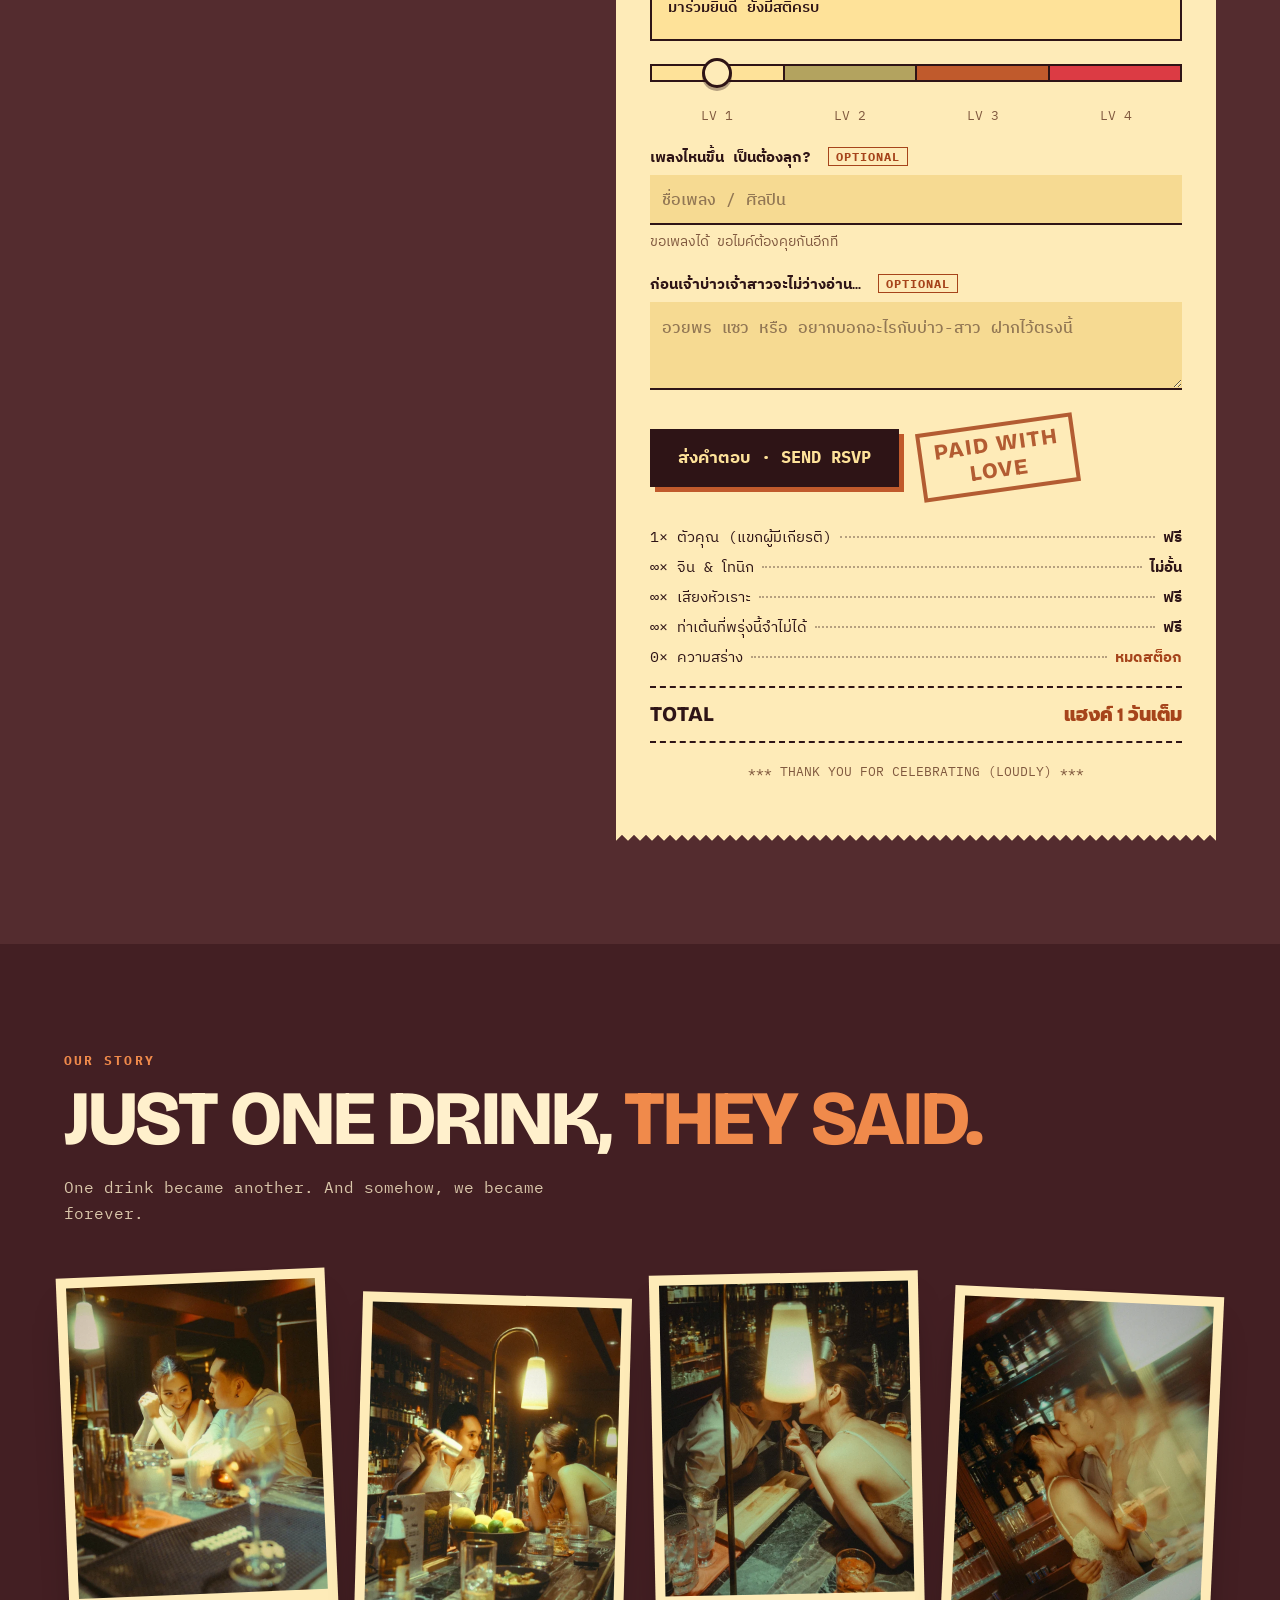
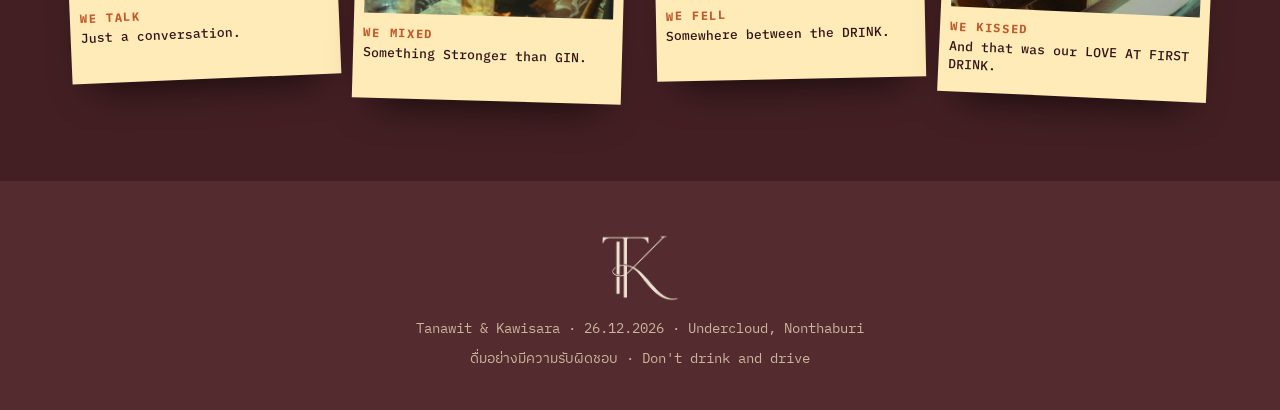
<file: LoveAtFirstDrink/index.html>
<!doctype html>
<html lang="th">
<head>
<meta charset="utf-8">
<meta name="viewport" content="width=device-width,initial-scale=1,viewport-fit=cover">
<script>document.documentElement.classList.add('js')</script>
<title>Love AT FIRST DRINK — Tanawit &amp; Kawisara · 26.12.2026</title>
<meta name="description" content="Love AT FIRST DRINK · งานแต่ง Tanawit &amp; Kawisara · 26 DEC 2026 · 18:00 · Undercloud, Nonthaburi · ตอบรับเข้าร่วมงานได้ที่นี่">
<meta name="theme-color" content="#542C2F">
<meta name="robots" content="noindex,nofollow">
<meta property="og:type" content="website">
<meta property="og:title" content="Love AT FIRST DRINK — Tanawit &amp; Kawisara">
<meta property="og:description" content="26 DEC 2026 · 18:00 · Undercloud, Nonthaburi · ตอบรับเข้าร่วมงาน · เมาได้ แต่ห้ามขับ">
<meta property="og:url" content="https://jet-first.wedding/">
<meta property="og:image" content="https://jet-first.wedding/assets/img/og.jpg">
<meta property="og:image:width" content="1200"><meta property="og:image:height" content="630">
<meta name="twitter:card" content="summary_large_image">
<link rel="icon" href="favicon.ico" sizes="any">
<link rel="icon" type="image/png" sizes="32x32" href="assets/img/favicon-32.png">
<link rel="apple-touch-icon" href="assets/img/apple-touch-icon.png">
<link rel="preconnect" href="https://fonts.googleapis.com"><link rel="preconnect" href="https://fonts.gstatic.com" crossorigin>
<link href="https://fonts.googleapis.com/css2?family=Bricolage+Grotesque:wght@700;800&family=Prompt:wght@500;600;700;800&family=IBM+Plex+Mono:wght@400;500;700&family=IBM+Plex+Sans+Thai:wght@400;500;600;700&display=swap" rel="stylesheet">
<link rel="preload" as="image" href="assets/img/wide-sm.webp" media="(max-width:800px)">
<link rel="stylesheet" href="assets/css/style.css">
</head>
<body>
<a class="skip" href="#rsvp">ข้ามไปตอบรับ</a>

<header class="nav"><div class="nav__in">
  <a class="nav__logo" href="#top" aria-label="Tanawit &amp; Kawisara"><img src="assets/img/logo-cream.png" alt="TK" width="47" height="40"></a>
  <nav class="nav__r" aria-label="เมนูหลัก">
    <a class="l" href="#agenda">กำหนดการ</a>
    <a class="l" href="#dress">Dress Code</a>
    <a class="l opt" href="#gallery">Gallery</a>
    <a class="l opt" href="https://www.google.com/maps/search/?api=1&amp;query=UNDERCLOUD+Lifestyle+Venue+Nonthaburi" target="_blank" rel="noopener" data-mapnav>Map</a>
    <a class="btn btn--nav" href="#rsvp">RSVP</a>
  </nav>
</div></header>

<main id="top">
<!-- ============ HERO ============ -->
<section class="hero">
  <div class="hero__bg" aria-hidden="true"></div>
  <div class="wrap"><div class="hero__g">
    <div class="hero__txt">
      <div class="tag"><i></i>YOU'RE INVITED · เปิดบิลไว้ให้แล้ว</div>
      <h1 class="disp" aria-label="Love at first drink"><span class="l1">Love</span><span class="l2">AT FIRST</span><span class="l3">DRINK</span></h1>
      <p class="names">Tanawit <em>&amp;</em> Kawisara</p>
      <div class="facts">
        <p class="facts__d">26 DEC 2026 · 18:00</p>
        <p class="facts__v">UNDERCLOUD · NONTHABURI</p>
      </div>
      <div class="cdn" id="countdown" aria-live="polite">
        <span class="cdn__lbl">นับถอยหลังสู่วันเมา</span>
        <div class="cdn__row">
          <div class="cdn__u"><span class="cdn__n" data-cd="d">00</span><span class="cdn__t">DAYS</span></div>
          <div class="cdn__u"><span class="cdn__n" data-cd="h">00</span><span class="cdn__t">HRS</span></div>
          <div class="cdn__u"><span class="cdn__n" data-cd="m">00</span><span class="cdn__t">MIN</span></div>
          <div class="cdn__u"><span class="cdn__n" data-cd="s">00</span><span class="cdn__t">SEC</span></div>
        </div>
      </div>
      <div class="hero__cta">
        <a class="btn btn--xl" href="#rsvp">ตอบรับเข้าร่วมงาน · RSVP <span aria-hidden="true">→</span></a>
        <a class="btn btn--line" data-map href="https://www.google.com/maps/search/?api=1&amp;query=UNDERCLOUD+Lifestyle+Venue+Nonthaburi" target="_blank" rel="noopener">ดูแผนที่ · MAP</a>
      </div>
      <ul class="pills" aria-label="Dress code"><li>Play With Colour</li><li>No White</li><li>Lawn Friendly</li></ul>
    </div>
  </div></div>
</section>
<div class="tk" aria-hidden="true"><div class="ticker"><div><span>GIGGLES ✦ GIN ✦ GARDEN</span><span>งานแต่งครั้งเดียว ไม่เมาได้ไง</span><span>LOVE AT FIRST DRINK</span><span>เตรียมคอให้พร้อม เรารอหมดแก้ว</span><span>เมาได้ ✦ แต่ห้ามขับ</span><span>GIGGLES ✦ GIN ✦ GARDEN</span><span>งานแต่งครั้งเดียว ไม่เมาได้ไง</span><span>LOVE AT FIRST DRINK</span><span>เตรียมคอให้พร้อม เรารอหมดแก้ว</span><span>เมาได้ ✦ แต่ห้ามขับ</span></div></div></div>

<!-- ============ NEED TO KNOW ============ -->
<section class="nsec" id="need"><div class="wrap">
  <h2 class="h2 h2--s reveal">NEED TO <em>KNOW</em></h2>
  <div class="ntk">
    <article class="nk">
      <svg class="nk__i" viewBox="0 0 32 32" aria-hidden="true"><rect x="4" y="7" width="24" height="21" rx="2"/><path d="M4 13h24M10 4v6M22 4v6"/></svg>
      <h3 class="nk__l">WHEN</h3>
      <p class="nk__b">26 DEC 2026</p>
      <p class="nk__b nk__b--t">18:00</p>
      <a class="nk__a" data-gcal href="https://calendar.google.com/calendar/render?action=TEMPLATE&amp;text=Jet+%26+First+Wedding&amp;dates=20261226T110000Z%2F20261226T160000Z&amp;location=UNDERCLOUD+Lifestyle+Venue%2C+Nonthaburi&amp;ctz=Asia%2FBangkok" target="_blank" rel="noopener">＋ เพิ่มลงปฏิทิน</a>
    </article>
    <article class="nk">
      <svg class="nk__i" viewBox="0 0 32 32" aria-hidden="true"><path d="M16 29s9-8.5 9-16a9 9 0 0 0-18 0c0 7.5 9 16 9 16z"/><circle cx="16" cy="13" r="3.5"/></svg>
      <h3 class="nk__l">WHERE</h3>
      <p class="nk__b">UNDERCLOUD</p>
      <p class="nk__s">Nonthaburi</p>
      <a class="nk__a" data-map href="https://www.google.com/maps/search/?api=1&amp;query=UNDERCLOUD+Lifestyle+Venue+Nonthaburi" target="_blank" rel="noopener">ดูแผนที่ →</a>
    </article>
    <article class="nk">
      <svg class="nk__i" viewBox="0 0 32 32" aria-hidden="true"><path d="M16 14v-2a3 3 0 1 0-3-3"/><path d="M16 14L4.5 22.5a1.6 1.6 0 0 0 1 2.9h21a1.6 1.6 0 0 0 1-2.9z"/></svg>
      <h3 class="nk__l">WEAR</h3>
      <p class="nk__s nk__s--l">Play With Colour<br>No White<br>Lawn Friendly</p>
      <a class="nk__a" href="#dress">ดู Dress Code →</a>
    </article>
    <article class="nk nk--drive">
      <svg class="nk__i" viewBox="0 0 32 32" aria-hidden="true"><path d="M5 19l2.4-7.2A2 2 0 0 1 9.3 10.5h13.4a2 2 0 0 1 1.9 1.3L27 19"/><path d="M4 19h24a1 1 0 0 1 1 1v4a1 1 0 0 1-1 1H4a1 1 0 0 1-1-1v-4a1 1 0 0 1 1-1z"/><circle cx="9.5" cy="25" r="2.4"/><circle cx="22.5" cy="25" r="2.4"/></svg>
      <h3 class="nk__l">DRIVE</h3>
      <p class="nk__b nk__b--d">Get Tipsy.<br>Not Risky.</p>
      <p class="nk__n">U DRINK I DRIVE will be at the venue to drive you and your car home safely.</p>
      <p class="nk__apps"><span>โหลดแอป</span>
        <a class="nk__a" href="https://apps.apple.com/th/app/u-drink-i-drive/id992805205" target="_blank" rel="noopener" aria-label="โหลดแอป U DRINK I DRIVE บน iPhone (App Store)">iOS ↗</a>
        <a class="nk__a" href="https://play.google.com/store/apps/details?id=app.udrinkidive.feed2us.com.customer" target="_blank" rel="noopener" aria-label="โหลดแอป U DRINK I DRIVE บน Android (Google Play)">Android ↗</a>
      </p>
    </article>
  </div>
</div></section>

<!-- ============ AGENDA ============ -->
<section class="agsec" id="agenda"><div class="wrap">
  <div class="hd">
    <div>
      <span class="eyebrow">กำหนดการ · 26 DEC 2026</span>
      <h2 class="h2 reveal" style="margin:0">TONIGHT'S <em>ROUNDS</em></h2>
    </div>
    <a class="btn btn--ghost" data-gcal href="https://calendar.google.com/calendar/render?action=TEMPLATE&amp;text=Jet+%26+First+Wedding&amp;dates=20261226T110000Z%2F20261226T160000Z&amp;location=UNDERCLOUD+Lifestyle+Venue%2C+Nonthaburi&amp;ctz=Asia%2FBangkok" target="_blank" rel="noopener">＋ เพิ่มลงปฏิทิน</a>
  </div>

  <div class="answer">
    <span class="answer__q">ฉันต้องไปกี่โมง?</span>
    <b class="answer__a">18:00 น.</b>
    <span class="answer__s">แขกทุกท่านเริ่มเข้างาน<br>(16:30 เฉพาะครอบครัวและญาติ)</span>
  </div>

  <ol class="rail">
    <li class="row row--fam">
      <div class="tm"><b>16:30</b><small>ROUND 0</small></div>
      <div class="card"><span class="who">FAMILY ONLY</span>
        <h3 class="rd">THE PRIVATE RESERVE</h3>
        <p class="sb">Ring &amp; Vow Ceremony</p>
        <p class="th">เฉพาะครอบครัวและญาติ</p>
        <div class="lvl" style="--c:var(--gold)"><div class="bars"><i class="on"></i><i></i><i></i><i></i></div><span>LEVEL 1 · <b>จิบพอเป็นพิธี</b></span></div></div>
    </li>

    <li class="row row--all row--arrive">
      <div class="tm"><b>18:00</b><small>ROUND 1</small></div>
      <div class="card"><span class="who">ALL GUESTS</span>
        <h3 class="rd">GARDEN SPRITZ</h3>
        <p class="sb">Doors Open</p>
        <p class="th">แขกทุกท่านเริ่มเข้างาน</p>
        <div class="lvl" style="--c:var(--olv-l)"><div class="bars"><i class="on"></i><i class="on"></i><i></i><i></i></div><span>LEVEL 2 · <b>เมานิด สนิทหมด</b></span></div></div>
    </li>

    <li class="row row--all">
      <div class="tm"><b>19:00</b><small>ROUND 2</small></div>
      <div class="card"><span class="who who--gold">DON'T MISS</span>
        <h3 class="rd">THE SIGNATURE TOAST</h3>
        <p class="sb">Grand Entrance &amp; Toast</p>
        <p class="th">คู่บ่าวสาวเข้างาน ชนแก้วพร้อมกัน</p>
        <div class="lvl" style="--c:var(--org)"><div class="bars"><i class="on"></i><i class="on"></i><i class="on"></i><i></i></div><span>LEVEL 3 · <b>เมาได้ใจ</b></span></div></div>
    </li>

    <li class="row row--all">
      <div class="tm"><b class="tm__late">20:00 <i>→ LATE</i></b><small>ROUND 3</small></div>
      <div class="card"><span class="who who--ol">NO ONE LEAVES</span>
        <h3 class="rd">AFTER HOURS</h3>
        <p class="sb">Drinks · Music · Dancing</p>
        <div class="lvl" style="--c:var(--crim)"><div class="bars"><i class="on"></i><i class="on"></i><i class="on"></i><i class="on"></i></div><span>LEVEL 4 · <b>จำได้ว่ามา</b></span></div></div>
    </li>
  </ol>
</div></section>

<!-- ============ DRESS CODE ============ -->
<section class="drsec" id="dress"><div class="wrap">
  <span class="eyebrow">การแต่งกาย</span>
  <h2 class="h2 reveal">DRESS <em>CODE</em></h2>
  <div class="dr__g">
    <article class="dr dr--col">
      <h3>PLAY WITH COLOUR</h3>
      <p>จะสีหรือลาย ขอให้ง่ายต่อการเมา</p>
    </article>
    <article class="dr dr--no">
      <div class="nw" aria-hidden="true"></div>
      <div><h3>NO WHITE</h3><p>เก็บไว้ให้เจ้าสาว</p></div>
    </article>
    <article class="dr dr--lawn">
      <svg class="sh" viewBox="0 0 64 48" aria-hidden="true"><path d="M6 8h9l4 22c1 5 5 9 11 9h27v-8c-9 0-16-2-21-8-3-4-4-9-4-15H6z"/><path d="M4 43h56" stroke-dasharray="2 4"/></svg>
      <div><h3>LAWN FRIENDLY</h3><p>เดินสนามหญ้าได้ · เลี่ยงส้นเข็ม</p></div>
    </article>
  </div>
</div></section>

<!-- ============ RSVP ============ -->
<section class="tabsec" id="rsvp"><div class="wrap"><div class="tabg">
  <div class="tabg__l">
  <div class="tabg__t">
    <span class="eyebrow">OPEN YOUR TAB</span>
    <h2 class="h2 reveal">RSVP</h2>
    <div class="note"><b>26 DEC · 18:00</b>Undercloud · Nonthaburi</div>
  </div>

  <aside class="mtr" id="meter" aria-labelledby="mtr-h">
    <h3 class="mtr__h" id="mtr-h">มาตร<em>เมา</em></h3>
    <p class="mtr__s">วัดความเมา คนมีมาด</p>
    <div class="mtr__bar" id="mtr-bar" role="img" aria-label="มาตรวัดความเมา 4 ระดับ เข็มขยับตามที่คุณเลือกในฟอร์ม">
      <i style="--c:var(--gold);--t:#2E1416">1</i>
      <i style="--c:var(--olv-l);--t:#2E1416">2</i>
      <i style="--c:var(--org);--t:#FFF0CC">3</i>
      <i style="--c:var(--crim);--t:#FFF0CC">4</i>
      <span class="mtr__pin" id="mtr-pin" style="left:12.5%" hidden></span>
    </div>
    <ol class="mtr__list" id="mtr-list">
      <li data-n="1" style="--c:var(--gold);--t:#2E1416"><span><b>จิบพอเป็นพิธี</b><small>มาร่วมยินดี ยังมีสติครบ</small></span></li>
      <li data-n="2" style="--c:var(--olv-l);--t:#2E1416"><span><b>เมานิด สนิทหมด</b><small>ไม่รู้จักใคร แต่รู้ใจทุกโต๊ะ</small></span></li>
      <li data-n="3" style="--c:var(--org);--t:#FFF0CC"><span><b>เมาได้ใจ</b><small>งานแต่งใคร นึกว่าของเรา</small></span></li>
      <li data-n="4" style="--c:var(--crim);--t:#FFF0CC"><span><b>จำได้ว่ามา</b><small>คืนนี้สร้างตำนาน พรุ่งนี้ตามหาหลักฐาน</small></span></li>
    </ol>
    <p class="mtr__hint">เลือกความพร้อมเมาของคุณในฟอร์ม เข็มจะขยับตามที่เลือก</p>
  </aside>
  </div>

  <div class="receipt" id="receipt">
    <div class="rc-h"><b>UNDERCLOUD VENUE</b><small>TAB #261226 · 26/12/2026 · 18:00</small></div>

    <form class="rsvp" id="rsvp-form" novalidate>
      <input class="hp" type="text" name="website" tabindex="-1" autocomplete="off" aria-hidden="true">

      <div class="grp">
        <fieldset class="f"><legend class="lb">มาร่วมงานหรือไม่ <i class="req" aria-hidden="true">*</i></legend>
          <div class="opts opts--2"><label><input type="radio" name="attend" value="yes" checked><span>มาแน่นอน!</span></label><label><input type="radio" name="attend" value="no"><span>ไม่สะดวก</span></label></div></fieldset>

        <div class="f"><label for="f-name">ชื่อ <i class="req" aria-hidden="true">*</i></label>
          <input id="f-name" name="name" type="text" required maxlength="80" autocomplete="name" placeholder="ชื่อ-นามสกุล หรือชื่อเล่น" aria-describedby="e-name">
          <p class="err" id="e-name" hidden>ขอชื่อหน่อยนะ บาร์เทนเดอร์จะได้เรียกถูก</p></div>

        <div data-yes>
          <div class="f"><span class="lb" id="l-guests">จำนวนผู้ร่วมงาน (รวมคุณ) <i class="req" aria-hidden="true">*</i></span>
            <div class="step" role="group" aria-labelledby="l-guests"><button type="button" data-step="-1" aria-label="ลดจำนวน">−</button><output id="f-guests" aria-live="polite">1</output><button type="button" data-step="1" aria-label="เพิ่มจำนวน">+</button></div></div>

          <div class="f"><label for="f-contact">LINE / เบอร์โทร <i class="req" aria-hidden="true">*</i></label>
            <input id="f-contact" name="contact" type="text" maxlength="60" autocomplete="tel" placeholder="LINE ID หรือเบอร์โทร" aria-describedby="e-contact">
            <p class="err" id="e-contact" hidden>ขอ LINE หรือเบอร์โทรไว้ติดต่อด้วยนะ</p></div>

          <fieldset class="f"><legend class="lb">แพ้อาหาร / อาหารที่ทานไม่ได้ <i class="req" aria-hidden="true">*</i></legend>
            <div class="opts opts--2"><label><input type="radio" name="diet" value="none" checked><span>ไม่มี</span></label><label><input type="radio" name="diet" value="yes"><span>มี (ระบุ)</span></label></div>
            <input id="f-diet" name="dietary" type="text" maxlength="120" placeholder="เช่น แพ้กุ้ง ไม่ทานเนื้อวัว" hidden aria-describedby="e-diet">
            <p class="err" id="e-diet" hidden>บอกหน่อยนะว่าแพ้/ทานอะไรไม่ได้</p></fieldset>

          <p class="grp__note">เลือกเครื่องดื่ม · การเดินทาง · เตรียมพร้อมความเมา</p>

          <fieldset class="f"><legend class="lb">เลือกเครื่องดื่ม</legend>
            <div class="opts opts--pick" id="opts-drink">
              <label><input type="radio" name="drink" value="Gin"><span><b>Gin</b><small>สายหอม พร้อมโยก</small></span></label>
              <label><input type="radio" name="drink" value="Whisky"><span><b>Whisky</b><small>คุยลึก ดึกได้</small></span></label>
              <label><input type="radio" name="drink" value="Wine"><span><b>Wine</b><small>จิบสวย รวยคารม</small></span></label>
              <label><input type="radio" name="drink" value="Beer"><span><b>Beer</b><small>ชนง่าย คุยได้ทุกโต๊ะ</small></span></label>
              <label><input type="radio" name="drink" value="H₂O"><span><b>H₂O</b><small>ใส ๆ ก็เต้นได้</small></span></label>
              <label><input type="radio" name="drink" value="เอามาเอง"><span><b>เอามาเอง</b><small>รสนิยมส่วนตัว พกความนัวมาเอง</small></span></label>
            </div></fieldset>

          <fieldset class="f"><legend class="lb">การเดินทาง</legend>
            <div class="opts opts--mk" id="opts-ride">
              <label><input type="radio" name="ride" value="รถส่วนตัว ขับมาเอง - ขับกลับเอง"><span>รถส่วนตัว ขับมาเอง - ขับกลับเอง</span></label>
              <label><input type="radio" name="ride" value="รถส่วนตัว มีคนขับรถ"><span>รถส่วนตัว มีคนขับรถ</span></label>
              <label><input type="radio" name="ride" value="รถส่วนตัว ขับมาเอง - กลับ U Drink I Drive"><span>รถส่วนตัว ขับมาเอง - กลับ U Drink I Drive</span></label>
              <label><input type="radio" name="ride" value="เรียก Grab / Taxi"><span>เรียก Grab / Taxi</span></label>
              <label><input type="radio" name="ride" value="มากับเพื่อน กลับกับเพื่อน"><span>มากับเพื่อน กลับกับเพื่อน</span></label>
              <label><input type="radio" name="ride" value="มากับเพื่อน กลับกับใครก็ได้"><span>มากับเพื่อน กลับกับใครก็ได้</span></label>
            </div>
            <div class="f mt2" id="plate-f" hidden><label for="f-plate">ทะเบียนรถ <span class="opt">OPTIONAL</span></label>
              <input id="f-plate" name="plate" type="text" maxlength="40" autocomplete="off" placeholder="เช่น กท 1234 หรือ 1กข 2345" aria-describedby="h-plate">
              <p class="help" id="h-plate">ไว้แจ้งทีมงานจอดรถให้สะดวกขึ้น</p></div>
          </fieldset>

          <div class="f mt" id="meter-f"><span class="lb" id="l-ready">มาตรเมา (วัดความเมา คนมีมาด)</span>
            <div class="mt__rd" id="f-rd" aria-live="polite" data-on="0">
              <b class="mt__n"><span id="f-rl" aria-hidden="true">–</span><span class="sr" id="f-rl-sr">ยังไม่ได้เลือก</span></b>
              <span class="mt__d" id="f-rdesc"></span>
              <button type="button" class="mt__x" id="f-rclr" aria-label="ล้างที่เลือก" hidden>×</button>
            </div>
            <div class="mt__w" id="f-slider" role="slider" tabindex="0" aria-labelledby="l-ready f-rl-sr" aria-valuemin="1" aria-valuemax="4" aria-valuetext="ยังไม่ได้เลือก">
              <div class="mt__bar" aria-hidden="true"><i style="--c:var(--gold)"></i><i style="--c:var(--olv-l)"></i><i style="--c:var(--org)"></i><i style="--c:var(--crim)"></i></div>
              <span class="mt__thumb is-unset" id="f-thumb" aria-hidden="true"></span></div>
            <div class="sc" aria-hidden="true"><span>LV 1</span><span>LV 2</span><span>LV 3</span><span>LV 4</span></div></div>

          <div class="f"><label class="lb" for="f-song">เพลงไหนขึ้น เป็นต้องลุก? <span class="opt">OPTIONAL</span></label>
            <input id="f-song" name="song" type="text" maxlength="100" autocomplete="off" placeholder="ชื่อเพลง / ศิลปิน" aria-describedby="h-song">
            <p class="help" id="h-song">ขอเพลงได้ ขอไมค์ต้องคุยกันอีกที</p></div>
        </div>
      </div>

      <div class="f fun-msg"><label for="f-msg">ก่อนเจ้าบ่าวเจ้าสาวจะไม่ว่างอ่าน… <span class="opt">OPTIONAL</span></label>
        <textarea id="f-msg" name="message" rows="3" maxlength="300" placeholder="อวยพร แซว หรือ อยากบอกอะไรกับบ่าว-สาว ฝากไว้ตรงนี้"></textarea></div>

      <div class="submit"><button class="btn btn--submit" type="submit">ส่งคำตอบ · SEND RSVP</button><div class="stampx" aria-hidden="true">PAID WITH<br>LOVE</div></div>
      <p class="status" id="status" role="status" aria-live="polite" hidden></p>
    </form>

    <div class="done" id="done" hidden tabindex="-1">
      <div class="bill" id="bill" hidden>
        <div class="stampx stampx--big" aria-hidden="true">PAID WITH<br>LOVE</div>
        <h3 class="bill__t">YOUR TAB IS OPEN <span aria-hidden="true">✓</span></h3>
        <p class="bill__who" id="b-who"></p>
        <div class="bill__hr" aria-hidden="true"></div>
        <div class="bill__l" id="b-rows"></div>
        <div class="bill__hr" aria-hidden="true"></div>
        <p class="bill__tot"><b>ยอดรวม:</b> <em>แล้วเจอกัน 26 ธ.ค. ♡</em></p>
      </div>
      <h3 class="done__t done__t--no">เสียดายจัง ขอบคุณที่แจ้งนะ</h3>
      <p class="done__p done__p--yes">เจอกัน 26 ธ.ค. 18:00 น. ที่ Undercloud อย่าลืมวางแผนขากลับ · เมาได้ แต่ห้ามขับ</p>
      <p class="done__p done__p--no">ถ้าแผนเปลี่ยน กลับมากรอกใหม่ได้เสมอ บาร์ยังเปิดรอ</p>
      <p class="done__preview" id="preview-note" hidden>โหมดตัวอย่าง: ยังไม่ได้เชื่อมต่อฐานข้อมูล ข้อมูลนี้ยังไม่ถูกบันทึก</p>
      <p class="status" id="save-err" role="status" hidden></p>
      <div class="done__a"><button class="btn done__save" type="button" id="save-bill">เซฟบิลไว้เจอกัน</button><a class="btn done__save" id="pass-link" href="pass.html" target="_blank" rel="noopener" hidden>🎫 เปิด Guest Pass</a><a class="btn done__yes" data-gcal href="https://calendar.google.com/calendar/render?action=TEMPLATE&amp;text=Jet+%26+First+Wedding&amp;dates=20261226T110000Z%2F20261226T160000Z&amp;location=UNDERCLOUD+Lifestyle+Venue%2C+Nonthaburi&amp;ctz=Asia%2FBangkok" target="_blank" rel="noopener">＋ เพิ่มลงปฏิทิน</a><button class="btn btn--cream" type="button" id="again">แก้ไขคำตอบ</button></div>
    </div>

    <ul class="items" aria-hidden="true">
      <li><span>1× ตัวคุณ (แขกผู้มีเกียรติ)</span><span>ฟรี</span></li>
      <li><span>∞× จิน &amp; โทนิก</span><span>ไม่อั้น</span></li>
      <li><span>∞× เสียงหัวเราะ</span><span>ฟรี</span></li>
      <li><span>∞× ท่าเต้นที่พรุ่งนี้จำไม่ได้</span><span>ฟรี</span></li>
      <li class="zero"><span>0× ความสร่าง</span><span>หมดสต็อก</span></li>
    </ul>
    <div class="total" aria-hidden="true"><b>TOTAL</b><em>แฮงค์ 1 วันเต็ม</em></div>
    <div class="thx">*** THANK YOU FOR CELEBRATING (LOUDLY) ***</div>
  </div>
</div>
</div></section>

<!-- ============ GALLERY ============ -->
<section class="evsec" id="gallery"><div class="wrap">
  <span class="eyebrow">OUR STORY</span>
  <h2 class="h2 reveal">JUST ONE DRINK, <em>THEY SAID.</em></h2>
  <p class="lead">One drink became another. And somehow, we became forever.</p>
  <div class="ev__row">
    <figure class="pic reveal"><img loading="lazy" src="assets/img/gaze-sm.webp" srcset="assets/img/gaze-sm.webp 640w, assets/img/gaze.webp 1200w" sizes="(max-width:980px) 45vw, 300px" alt="คู่บ่าวสาวสบตากันที่บาร์" width="1200" height="1500" style="object-position:50% 50%"><span class="pic__tag">WE TALK</span><figcaption>Just a conversation.</figcaption></figure>
    <figure class="pic reveal"><img loading="lazy" src="assets/img/bar-sm.webp" srcset="assets/img/bar-sm.webp 640w, assets/img/bar.webp 1200w" sizes="(max-width:980px) 45vw, 300px" alt="คู่บ่าวสาวคุยกันที่บาร์ ขณะเชฟเขย่าค็อกเทล" width="1200" height="1500" style="object-position:50% 50%"><span class="pic__tag">WE MIXED</span><figcaption>Something Stronger than GIN.</figcaption></figure>
    <figure class="pic reveal"><img loading="lazy" src="assets/img/lamp-sm.webp" srcset="assets/img/lamp-sm.webp 640w, assets/img/lamp.webp 1200w" sizes="(max-width:980px) 45vw, 300px" alt="คู่บ่าวสาวจูบกันข้างโคมไฟ" width="1200" height="1500" style="object-position:50% 50%"><span class="pic__tag">WE FELL</span><figcaption>Somewhere between the DRINK.</figcaption></figure>
    <figure class="pic reveal"><img loading="lazy" src="assets/img/disco-sm.webp" srcset="assets/img/disco-sm.webp 640w, assets/img/disco.webp 1200w" sizes="(max-width:980px) 45vw, 300px" alt="คู่บ่าวสาวจูบกันที่บาร์" width="1200" height="1500" style="object-position:50% 50%"><span class="pic__tag">WE KISSED</span><figcaption>And that was our LOVE AT FIRST DRINK.</figcaption></figure>
  </div>
</div></section>

</main>

<footer class="ft"><img src="assets/img/logo-cream.png" alt="TK" width="82" height="70"><div>Tanawit &amp; Kawisara · 26.12.2026 · Undercloud, Nonthaburi</div><div class="ft__s">ดื่มอย่างมีความรับผิดชอบ · Don't drink and drive</div></footer>

<a class="sticky" id="sticky" href="#rsvp" aria-label="ตอบรับเข้าร่วมงาน RSVP"><b>RSVP</b><span>· 26 DEC</span><i aria-hidden="true">→</i></a>

<noscript><style>.reveal{opacity:1!important;transform:none!important}</style></noscript>
<script src="assets/js/config.js"></script>
<script src="assets/js/main.js"></script>
</body></html>
</file>
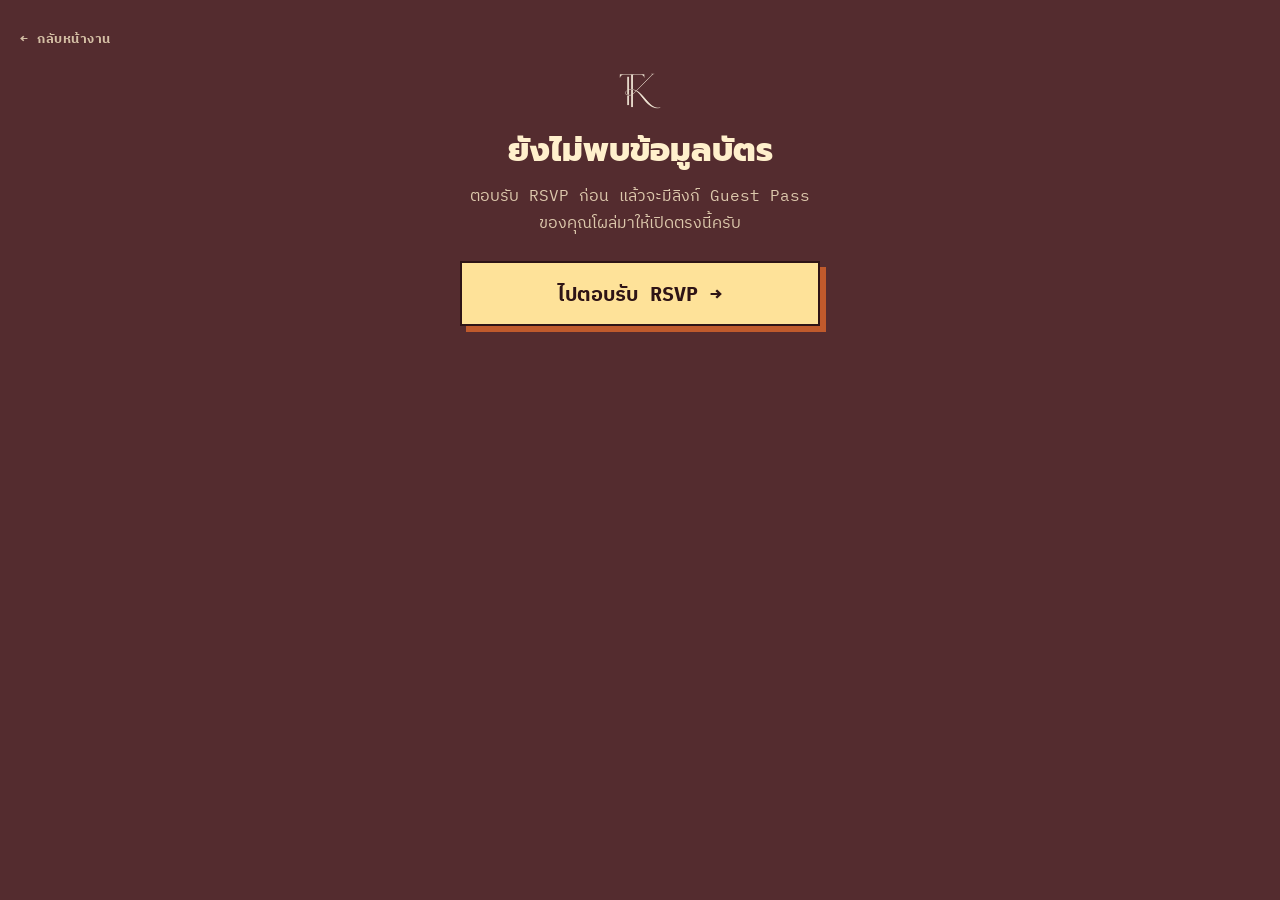
<file: pass.html>
<!doctype html>
<html lang="th">
<head>
<meta charset="utf-8">
<meta name="viewport" content="width=device-width,initial-scale=1,viewport-fit=cover">
<title>Guest Pass — Love AT FIRST DRINK</title>
<meta name="description" content="Guest Pass ดิจิทัล งานแต่ง Tanawit &amp; Kawisara · เก็บไว้โชว์ที่บาร์ได้เลย">
<meta name="theme-color" content="#542C2F">
<meta name="robots" content="noindex,nofollow">
<link rel="icon" href="favicon.ico" sizes="any">
<link rel="icon" type="image/png" sizes="32x32" href="assets/img/favicon-32.png">
<link rel="apple-touch-icon" href="assets/img/apple-touch-icon.png">
<link rel="preconnect" href="https://fonts.googleapis.com"><link rel="preconnect" href="https://fonts.gstatic.com" crossorigin>
<link href="https://fonts.googleapis.com/css2?family=Bricolage+Grotesque:wght@700;800&family=Prompt:wght@500;600;700;800&family=IBM+Plex+Mono:wght@400;500;700&family=IBM+Plex+Sans+Thai:wght@400;500;600;700&display=swap" rel="stylesheet">
<link rel="stylesheet" href="assets/css/style.css">
</head>
<body>

<main class="pp" id="pp">
  <a class="pp__back" href="index.html#rsvp">← กลับหน้างาน</a>

  <div class="pp__brand"><img src="assets/img/logo-cream.png" alt="TK" width="38" height="32"></div>

  <!-- shown when name/code arrived via the RSVP link -->
  <div id="pp-has" hidden>
    <p class="pp__ok">✓ ลงทะเบียนเรียบร้อย แล้วพบกันที่งานนะครับ !</p>

    <p class="pass__lbl">GUEST PASS ของคุณ — เก็บไว้โชว์ที่บาร์ได้เลย</p>
    <div class="pass__card" id="pass-card">
      <div class="pass__top">
        <img class="pass__brand" id="pass-logo" alt="Love AT FIRST DRINK">
        <span class="pass__lv" id="pass-lv">01</span>
      </div>
      <p class="pass__lvname" id="pass-lvname"></p>
      <div class="pass__hr" aria-hidden="true"></div>
      <div class="pass__row"><span>ชื่อ</span><b id="pass-name"></b></div>
      <div class="pass__row"><span>เลขที่</span><b id="pass-code"></b></div>
      <div class="pass__hr" aria-hidden="true"></div>
      <div class="pass__row"><span>เครื่องดื่มโปรด</span><b id="pass-drink"></b></div>
      <div class="pass__row"><span>เพลงโปรด</span><b id="pass-song"></b></div>
      <div class="pass__foot">26 DEC 2026 · 18:00 · UNDERCLOUD</div>
    </div>

    <div class="pp__actions">
      <button class="btn btn--xl" type="button" id="save-pass">บันทึกบัตร · SAVE TO PHONE</button>
      <a class="btn btn--cream" href="index.html#rsvp">แก้ไขคำตอบ</a>
    </div>
    <p class="pp__status" id="pp-status" hidden></p>
  </div>

  <!-- shown when this page is opened with no guest data (bookmarked / shared without params) -->
  <div class="pp__empty" id="pp-empty" hidden>
    <h2>ยังไม่พบข้อมูลบัตร</h2>
    <p>ตอบรับ RSVP ก่อน แล้วจะมีลิงก์ Guest Pass ของคุณโผล่มาให้เปิดตรงนี้ครับ</p>
    <div class="pp__actions"><a class="btn btn--xl" href="index.html#rsvp">ไปตอบรับ RSVP →</a></div>
  </div>
</main>

<script src="assets/js/pass.js"></script>
</body>
</html>
</file>
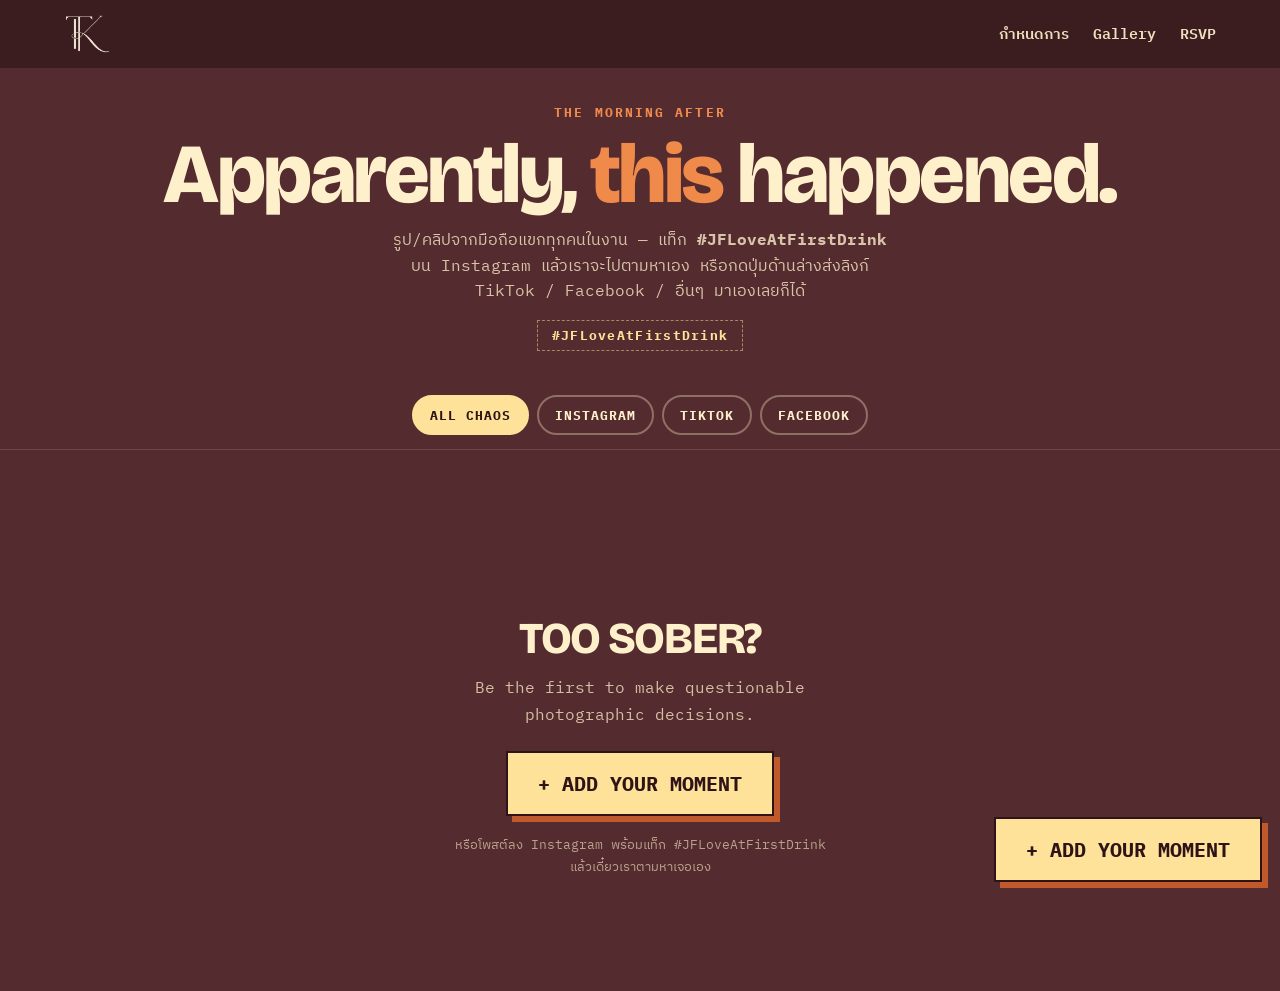
<file: social.html>
<!doctype html>
<html lang="th">
<head>
<meta charset="utf-8">
<meta name="viewport" content="width=device-width,initial-scale=1,viewport-fit=cover">
<script>document.documentElement.classList.add('js')</script>
<title>THE MORNING AFTER — Love AT FIRST DRINK</title>
<meta name="description" content="#JFLoveAtFirstDrink — รูป/คลิปจากแขกในงานแต่ง Tanawit &amp; Kawisara รวมไว้ที่นี่">
<meta name="theme-color" content="#542C2F">
<meta name="robots" content="noindex,nofollow">
<link rel="icon" href="favicon.ico" sizes="any">
<link rel="icon" type="image/png" sizes="32x32" href="assets/img/favicon-32.png">
<link rel="apple-touch-icon" href="assets/img/apple-touch-icon.png">
<link rel="preconnect" href="https://fonts.googleapis.com"><link rel="preconnect" href="https://fonts.gstatic.com" crossorigin>
<link href="https://fonts.googleapis.com/css2?family=Bricolage+Grotesque:wght@700;800&family=Prompt:wght@500;600;700;800&family=IBM+Plex+Mono:wght@400;500;700&family=IBM+Plex+Sans+Thai:wght@400;500;600;700&display=swap" rel="stylesheet">
<link rel="stylesheet" href="assets/css/style.css">
<link rel="stylesheet" href="assets/css/social.css">
</head>
<body>

<header class="nav is-scrolled"><div class="nav__in">
  <a class="nav__logo" href="index.html#top" aria-label="Tanawit &amp; Kawisara"><img src="assets/img/logo-cream.png" alt="TK" width="47" height="40"></a>
  <nav class="nav__r" aria-label="เมนูหลัก">
    <a class="l" href="index.html#agenda">กำหนดการ</a>
    <a class="l opt" href="index.html#gallery">Gallery</a>
    <a class="l" href="index.html#rsvp">RSVP</a>
  </nav>
</div></header>

<main class="soc" id="top">
  <section class="soc-hero"><div class="wrap">
    <span class="eyebrow">THE MORNING AFTER</span>
    <h1 class="disp h2">Apparently, <em>this</em> happened.</h1>
    <p>รูป/คลิปจากมือถือแขกทุกคนในงาน — แท็ก <b class="nb">#JFLoveAtFirstDrink</b> บน Instagram แล้วเราจะไปตามหาเอง หรือกดปุ่มด้านล่างส่งลิงก์ TikTok / Facebook / อื่นๆ มาเองเลยก็ได้</p>
    <span class="soc-hero__tag">#JFLoveAtFirstDrink</span>
  </div></section>

  <div class="soc-bar"><div class="wrap">
    <div class="soc-filters" id="filters" role="group" aria-label="กรองตามแพลตฟอร์ม">
      <button type="button" class="is-on" data-f="">ALL CHAOS</button>
      <button type="button" data-f="instagram">INSTAGRAM</button>
      <button type="button" data-f="tiktok">TIKTOK</button>
      <button type="button" data-f="facebook">FACEBOOK</button>
    </div>
  </div></div>

  <div class="wrap">
    <div class="wall" id="wall" aria-live="polite"></div>

    <div class="soc-empty" id="empty" hidden>
      <h2 class="disp">TOO SOBER?</h2>
      <p>Be the first to make questionable photographic decisions.</p>
      <button class="btn btn--xl" type="button" data-open-sheet>+ ADD YOUR MOMENT</button>
      <p style="margin-top:18px;font-size:13px;color:rgba(255,240,204,.6)">หรือโพสต์ลง Instagram พร้อมแท็ก #JFLoveAtFirstDrink แล้วเดี๋ยวเราตามหาเจอเอง</p>
    </div>

    <div class="soc-more" id="more-wrap" hidden>
      <button class="btn btn--ghost" type="button" id="load-more">โหลดเพิ่ม · LOAD MORE</button>
    </div>
  </div>
</main>

<div class="soc-fab">
  <button class="btn btn--xl" type="button" data-open-sheet>+ ADD YOUR MOMENT</button>
</div>

<!-- ============ bottom sheet: manual submission ============ -->
<div class="sheet-scrim" id="scrim"></div>
<div class="sheet" id="sheet" role="dialog" aria-modal="true" aria-labelledby="sheet-h">
  <button class="sheet__close" type="button" id="sheet-close" aria-label="ปิด">×</button>
  <div class="sheet__grab" aria-hidden="true"></div>

  <div id="sheet-form-wrap">
    <h2 id="sheet-h">Got a moment worth sharing?</h2>
    <p class="lead2">แปะลิงก์ TikTok / Facebook / อื่นๆ — เดี๋ยวทีมงานเช็คแล้วขึ้นจอให้ (ไม่โชว์ทันที ต้องผ่านการตรวจสอบก่อน)</p>

    <form id="sheet-form">
      <div class="f">
        <label>แพลตฟอร์ม</label>
        <div class="plat-pick" role="radiogroup" aria-label="แพลตฟอร์ม">
          <label><input type="radio" name="platform" value="tiktok" checked><span>🎵<br>TikTok</span></label>
          <label><input type="radio" name="platform" value="facebook"><span>📘<br>Facebook</span></label>
          <label><input type="radio" name="platform" value="instagram"><span>📸<br>Instagram</span></label>
          <label><input type="radio" name="platform" value="other"><span>🔗<br>อื่นๆ</span></label>
        </div>
      </div>
      <div class="f">
        <label for="f-url">ลิงก์โพสต์ <span style="color:var(--redd)">*</span></label>
        <input type="url" id="f-url" name="url" placeholder="https://..." required>
      </div>
      <div class="f">
        <label for="f-user">ชื่อ/@username ของคุณ (ไม่บังคับ)</label>
        <input type="text" id="f-user" name="username" placeholder="@your_handle">
      </div>
      <div class="f">
        <label for="f-cap">แคปชั่นสั้นๆ (ไม่บังคับ)</label>
        <textarea id="f-cap" name="caption" placeholder="บอกเล่าเรื่องราวสั้นๆ..."></textarea>
      </div>
      <div class="f">
        <label for="f-thumb">ลิงก์รูปภาพ/สกรีนช็อต (ไม่บังคับ — ถ้ามีจะโชว์สวยกว่า)</label>
        <input type="url" id="f-thumb" name="thumbnail" placeholder="https://...jpg">
      </div>
      <button class="btn btn--xl sheet__submit" type="submit">ส่งให้ทีมงานตรวจสอบ</button>
      <p class="sheet__status" id="sheet-status" hidden></p>
    </form>
  </div>

  <div id="sheet-done" class="sheet__done" hidden>
    <b>ส่งแล้ว! 🎉</b>
    <p>รอทีมงานตรวจสอบก่อนขึ้นจอนะ ขอบคุณที่แชร์โมเมนต์ให้กัน</p>
    <button class="btn btn--cream" type="button" id="sheet-done-close">ปิด</button>
  </div>
</div>

<script src="assets/js/social-config.js"></script>
<script src="assets/js/social-data.js"></script>
<script src="assets/js/social.js"></script>
</body>
</html>
</file>
<file: assets/css/style.css>
*,*::before,*::after{box-sizing:border-box}
html{-webkit-text-size-adjust:100%;scroll-behavior:smooth}
body{margin:0;-webkit-font-smoothing:antialiased;text-rendering:optimizeLegibility}
img{display:block;max-width:100%}
a{color:inherit;text-decoration:none}
button{font:inherit;color:inherit;cursor:pointer}
.nb{white-space:nowrap}
.reveal{transition:opacity .9s cubic-bezier(.2,.7,.2,1),transform .9s cubic-bezier(.2,.7,.2,1)}
.js .reveal:not(.in){opacity:0;transform:translateY(18px)}
[hidden]{display:none!important}
section[id]{scroll-margin-top:60px}
@media (prefers-reduced-motion:reduce){.js .reveal:not(.in){opacity:1;transform:none}.reveal{transition:none}html{scroll-behavior:auto}}

:root{
  --bg:#542C2F; --bg2:#431F23; --bg3:#673539; --paper:#FEEBB8; --paper2:#F6DA92; --ink:#2E1416; --mut:#80593F;
  --gold:#FEE299; --acc:#F08A4B; --org:#C05A2C; --redd:#A6441B; --olv:#87773B; --olv-l:#B3A35F; --rose:#E8A3A0;
  --amber:#F08A4B; --red:#C05A2C; --lime:#87773B; --pink:#E8A3A0; --cream:#FFF0CC; --crim:#DC3B44;
  --disp:'Bricolage Grotesque','Prompt',sans-serif; --mono:'IBM Plex Mono','IBM Plex Sans Thai',monospace; --gut:clamp(20px,5vw,72px);
}
html,body{overflow-x:clip}
body{margin:0;background:var(--bg);color:var(--cream);font-family:var(--mono);font-size:16px;line-height:1.65}
.wrap{max-width:1360px;margin:auto;padding-inline:var(--gut)}
.disp{font-family:var(--disp);font-weight:800;letter-spacing:-.03em}
section{padding-block:clamp(56px,8vw,112px)}

/* ---------- type helpers ---------- */
.h2{font-family:var(--disp);font-weight:800;font-size:clamp(38px,6vw,84px);line-height:1;letter-spacing:-.03em;margin:0 0 16px}
.h2--s{font-size:clamp(30px,4.4vw,56px);margin-bottom:26px}
.h2 em{font-style:normal;color:var(--amber)}
.eyebrow{display:inline-block;font:700 13px var(--mono);letter-spacing:.16em;text-transform:uppercase;color:var(--amber);margin-bottom:12px}
.lead{color:rgba(255,240,204,.8);max-width:560px;margin:0 0 14px}
.lnk{color:var(--acc);border-bottom:1px solid currentColor;white-space:nowrap}
.lnk--go{display:inline-flex;align-items:center;min-height:44px;font-weight:700;border-bottom:0;text-decoration:underline;text-underline-offset:5px}
.req{color:var(--redd);font-style:normal;font-weight:800}

/* ---------- nav ---------- */
.nav{position:fixed;inset:0 0 auto 0;z-index:50;transition:.35s}
.nav.is-scrolled{background:rgba(58,29,32,.92);backdrop-filter:blur(12px)}
.nav__in{max-width:1360px;margin:auto;padding:0 var(--gut);height:68px;display:flex;align-items:center;justify-content:space-between;gap:12px}
.nav img{height:40px}
.nav__r{display:flex;gap:4px 24px;align-items:center;font-size:14.5px;font-weight:600}
.nav__r a.l{opacity:.92;min-height:44px;display:inline-flex;align-items:center}
.nav__r a.l:hover{opacity:1;color:var(--amber)}

/* ---------- buttons ---------- */
.btn{display:inline-flex;align-items:center;justify-content:center;gap:10px;font:700 16px/1.25 var(--mono);padding:14px 26px;min-height:52px;border:2px solid var(--ink);background:var(--gold);color:var(--ink);box-shadow:5px 5px 0 var(--org);transition:.2s;border-radius:0;text-align:center}
.btn:hover{transform:translate(-2px,-2px);box-shadow:8px 8px 0 var(--org)}
.btn--xl{font-size:clamp(17px,4.6vw,20px);padding:18px 30px;min-height:64px;box-shadow:6px 6px 0 var(--org)}
.btn--line{background:transparent;color:var(--cream);border-color:rgba(255,240,204,.6);box-shadow:none}
.btn--line:hover{background:rgba(255,240,204,.12);box-shadow:none;transform:none}
.btn--cream{background:var(--org);border-color:var(--org);color:var(--cream);box-shadow:5px 5px 0 var(--gold)}
.btn--cream:hover{box-shadow:8px 8px 0 var(--gold)}
.btn--nav{box-shadow:3px 3px 0 var(--org);padding:8px 18px;min-height:44px;font-size:15px}
.btn--sm{font-size:15px;padding:12px 18px;min-height:48px}
.btn--ghost{background:transparent;color:var(--cream);border-color:rgba(255,240,204,.55);box-shadow:none;padding:11px 20px;font-size:15px}
.btn--ghost:hover{background:var(--gold);color:var(--ink);border-color:var(--gold);box-shadow:4px 4px 0 var(--org)}

/* ---------- hero ---------- */
.hero{position:relative;min-height:min(100svh,860px);display:flex;align-items:center;padding:104px 0 84px;overflow:hidden;isolation:isolate}
.hero__bg{position:absolute;inset:0;z-index:-2;background:url(../img/wide.webp) center/cover;filter:sepia(.3) saturate(1.2) hue-rotate(-14deg)}
.hero::before{content:"";position:absolute;inset:0;z-index:-1;background:linear-gradient(90deg,rgba(58,29,32,.97) 0%,rgba(58,29,32,.88) 46%,rgba(58,29,32,.4) 100%),linear-gradient(0deg,var(--bg) 0%,transparent 26%)}
.hero .wrap{width:100%}
.hero__g{display:grid;grid-template-columns:1fr;gap:48px;align-items:center;width:100%;max-width:820px}
.tag{display:inline-flex;align-items:center;gap:10px;background:var(--gold);color:var(--ink);font:700 13px var(--mono);padding:7px 14px;letter-spacing:.06em;transform:rotate(-1.5deg)}
.tag i{width:9px;height:9px;border-radius:50%;background:var(--org);animation:blink 1.2s infinite}
@keyframes blink{50%{opacity:.2}}
.hero h1{margin:22px 0 16px;line-height:.86;font-size:clamp(60px,9.4vw,150px)}
.hero h1 span{display:block;width:max-content}
.hero h1 .l1{color:var(--cream)}
.hero h1 .l2{font-size:.42em;line-height:1;background:var(--org);color:var(--cream);padding:.12em .32em .1em;transform:rotate(-2.2deg);margin:.16em 0 .12em .06em;letter-spacing:.01em;box-shadow:.08em .08em 0 var(--olv)}
.hero h1 .l3{color:var(--gold);margin-left:-.02em;text-shadow:.035em .045em 0 var(--org)}
.names{font:800 clamp(26px,3.6vw,46px)/1.15 var(--disp);letter-spacing:-.01em;margin:0 0 18px}
.names em{font-style:normal;color:var(--amber)}
.facts{border-left:4px solid var(--amber);padding-left:14px;margin:0 0 26px}
.facts__d{font:800 clamp(22px,3vw,36px)/1.15 var(--disp);margin:0;color:var(--gold);letter-spacing:.01em}
.facts__v{font:700 clamp(15px,1.7vw,19px)/1.4 var(--mono);letter-spacing:.14em;margin:4px 0 0;color:var(--cream)}
.cdn{margin:0 0 26px}
.cdn__lbl{display:block;font:700 12px var(--mono);letter-spacing:.18em;text-transform:uppercase;color:var(--amber);margin-bottom:10px}
.cdn__row{display:flex;gap:10px;flex-wrap:wrap}
.cdn__u{display:flex;flex-direction:column;align-items:center;justify-content:center;min-width:62px;padding:10px 4px 8px;background:rgba(58,29,32,.55);border:1px solid rgba(255,240,204,.3)}
.cdn__n{font:800 clamp(22px,3.6vw,32px)/1 var(--disp);color:var(--gold);font-variant-numeric:tabular-nums}
.cdn__t{font:700 10px var(--mono);letter-spacing:.12em;text-transform:uppercase;color:var(--cream);margin-top:4px;opacity:.78}
.cdn--done .cdn__lbl{color:var(--gold)}
.hero__cta{display:flex;gap:14px;flex-wrap:wrap;align-items:center}
.pills{display:flex;flex-wrap:wrap;gap:8px;list-style:none;padding:0;margin:24px 0 0}
.pills li{font:600 13px var(--mono);letter-spacing:.06em;text-transform:uppercase;border:1px solid rgba(255,240,204,.42);padding:6px 13px;border-radius:99px;background:rgba(58,29,32,.5)}

/* ---------- ticker ---------- */
.tk{overflow:hidden;padding:26px 0 10px;margin-top:-30px;position:relative;z-index:3}
.ticker{background:var(--org);color:var(--cream);overflow:hidden;white-space:nowrap;border-block:2px solid var(--gold);transform:rotate(-1deg);margin:0 -30px;position:relative;z-index:3}
.ticker div{display:inline-block;padding:14px 0;font:800 clamp(18px,2.2vw,28px) var(--disp);letter-spacing:.02em;animation:tick 30s linear infinite}
.ticker span{margin:0 26px}
@keyframes tick{to{transform:translateX(-50%)}}

/* ---------- need to know ---------- */
.nsec{padding-block:clamp(44px,6vw,84px)}
.ntk{display:grid;grid-template-columns:repeat(4,1fr);gap:20px}
.nk{position:relative;background:var(--paper);color:var(--ink);border:2px solid var(--ink);box-shadow:5px 5px 0 var(--org);padding:18px 18px 8px;display:flex;flex-direction:column;gap:2px}
.nk:nth-child(odd){transform:rotate(-.8deg)}.nk:nth-child(even){transform:rotate(.8deg)}
.nk__i{position:absolute;right:14px;top:14px;width:30px;height:30px;fill:none;stroke:var(--redd);stroke-width:2.2;stroke-linecap:round;stroke-linejoin:round}
.nk__l{margin:0 0 8px;font:700 13px var(--mono);letter-spacing:.22em;color:var(--redd)}
.nk__b{margin:0;font:800 clamp(19px,2.3vw,30px)/1.1 var(--disp);letter-spacing:-.01em}
.nk__b--t{font-size:clamp(30px,3.6vw,46px);color:var(--redd)}
.nk__s{margin:0;font:600 15px/1.45 var(--mono)}
.nk__s--l{font-weight:700;font-size:15.5px}
.nk__n{margin:8px 0 6px;font:600 13.5px/1.4 var(--mono);color:var(--mut)}
.nk__b--d{font-size:clamp(17px,1.9vw,24px)}
.nk__apps{margin:auto 0 0;display:flex;align-items:center;flex-wrap:wrap;column-gap:14px}
.nk__apps span{font:600 13px var(--mono);color:var(--mut)}
.nk__apps .nk__a{margin-top:0}
.nk__a{margin-top:auto;padding:12px 0 8px;font:700 14.5px var(--mono);color:var(--redd);background:none;border:0;text-align:left;text-decoration:underline;text-underline-offset:4px;min-height:44px;display:inline-flex;align-items:center;width:max-content;max-width:100%}

/* ---------- drunk-o-meter (compact, lives beside the RSVP form) ---------- */
.mtr{background:rgba(255,240,204,.06);border:1px dashed rgba(255,240,204,.4);padding:20px 22px 18px;max-width:400px}
.mtr__h{margin:0 0 4px;font:800 clamp(28px,2.8vw,36px)/1.25 var(--disp);letter-spacing:0;color:var(--cream)}
.mtr__h em{font-style:normal;color:var(--acc)}
.mtr__s{margin:0 0 20px;font-size:13.5px;line-height:1.5;color:rgba(255,240,204,.75)}
.mtr__bar{position:relative;display:flex;height:40px;border:2px solid var(--cream);margin-bottom:16px}
.mtr__bar i{flex:1;display:flex;align-items:center;justify-content:flex-start;padding-left:10px;background:var(--c);color:var(--t,#2E1416);font:800 16px var(--disp);font-style:normal}
.mtr__bar i+i{border-left:2px solid var(--bg)}
.mtr__pin{position:absolute;top:-11px;bottom:-7px;width:4px;margin-left:-2px;background:var(--cream);box-shadow:0 0 0 1.5px var(--bg);transition:left .25s cubic-bezier(.3,1.4,.5,1)}
.mtr__pin::before{content:"";position:absolute;left:50%;top:-1px;transform:translateX(-50%);border:7px solid transparent;border-top:9px solid var(--cream);border-bottom:0}
.mtr__list{list-style:none;margin:0;padding:0;display:grid;gap:8px}
.mtr__list li{display:flex;align-items:flex-start;gap:10px;padding:8px 10px 8px 8px;border:1px solid rgba(255,240,204,.18);font:700 14px/1.35 var(--mono);color:rgba(255,240,204,.78);transition:background .2s,border-color .2s,color .2s}
.mtr__list li::before{content:attr(data-n);flex:0 0 auto;width:24px;height:24px;margin-top:1px;border-radius:50%;background:var(--c);color:var(--t,#2E1416);display:inline-flex;align-items:center;justify-content:center;font:800 13px var(--disp)}
.mtr__list li span{display:block;min-width:0}
.mtr__list li b{display:block;font:inherit;font-weight:800;color:var(--cream)}
.mtr__list li small{display:block;margin-top:1px;font:500 13px/1.45 var(--mono);color:rgba(255,240,204,.72)}
.mtr__list li.is-on{background:rgba(255,240,204,.14);border-color:var(--cream);color:var(--cream)}
.mtr__list li.is-on small{color:rgba(255,240,204,.92)}
.mtr__hint{margin:14px 0 0;font-size:12.5px;line-height:1.5;color:rgba(255,240,204,.6)}

/* ---------- agenda ---------- */
.agsec{position:relative}
.agsec .hd{display:flex;justify-content:space-between;align-items:end;gap:20px;flex-wrap:wrap;margin-bottom:30px}
.answer{display:grid;grid-template-columns:auto auto 1fr;gap:6px 24px;align-items:center;background:var(--gold);color:var(--ink);border:2px solid var(--ink);box-shadow:6px 6px 0 var(--org);padding:18px 26px;margin-bottom:60px;transform:rotate(-.5deg)}
.answer__q{font:700 16px var(--mono);color:var(--redd)}
.answer__a{font:800 clamp(38px,5vw,56px)/1 var(--disp);letter-spacing:-.01em}
.answer__s{font:600 15.5px/1.5 var(--mono)}
.rail{--tw:150px;position:relative;display:grid;gap:34px;list-style:none;margin:0;padding:0}
.rail::before{content:"";position:absolute;left:calc(var(--tw) / 2 - 1px);top:14px;bottom:14px;border-left:3px dashed rgba(254,226,153,.4)}
.row{position:relative;display:grid;grid-template-columns:var(--tw) 1fr;gap:clamp(20px,3vw,44px);align-items:center}
.tm{position:relative;z-index:1;text-align:center}
.tm b{display:inline-block;background:var(--bg);border:3px solid var(--gold);color:var(--gold);font:800 36px/1 var(--disp);padding:12px 14px;letter-spacing:0}
.tm__late i{display:block;font:700 13px var(--mono);font-style:normal;color:var(--acc);letter-spacing:.1em;margin-top:6px}
.tm small{display:block;margin-top:8px;font:500 12.5px var(--mono);letter-spacing:.14em;color:rgba(255,240,204,.62)}
.row--arrive .tm b{background:var(--gold);color:var(--ink)}
.card{background:rgba(255,240,204,.05);border:1px solid rgba(255,240,204,.22);padding:24px 28px 22px;position:relative}
.row--all .card{background:rgba(192,90,44,.18);border-color:var(--acc)}
.row--arrive .card{box-shadow:0 0 0 3px var(--gold)}
.who{display:inline-block;margin-bottom:12px;font:700 13.5px var(--mono);letter-spacing:.12em;padding:5px 13px;background:var(--cream);color:var(--ink);transform:rotate(-1.5deg)}
.row--all .who{background:var(--org);color:var(--cream)}
.who--gold{background:var(--gold)!important;color:var(--redd)!important}
.who--ol{background:var(--olv)!important;color:var(--cream)!important}
.card .rd{font:800 clamp(24px,2.7vw,36px)/1.12 var(--disp);letter-spacing:-.01em;margin:0 0 4px}
.card p{margin:0}
.card .sb{font:600 17px/1.4 var(--mono);color:rgba(255,240,204,.88)}
.card .th{font:600 16.5px/1.5 var(--mono);color:var(--gold);margin-top:4px}
.lvl{display:flex;align-items:center;gap:14px;flex-wrap:wrap;margin-top:16px}
.lvl .bars{display:flex;gap:5px}
.lvl .bars i{width:34px;height:12px;background:rgba(255,240,204,.16);border:1px solid rgba(255,240,204,.2)}
.lvl .bars i.on{background:var(--c);border-color:var(--c)}
.lvl span{font:700 12.5px var(--mono);letter-spacing:.1em;color:var(--cream)}
.lvl span b{font-weight:700;letter-spacing:0;font-size:13.5px}
.pic{margin:0;background:var(--paper);padding:10px 10px 18px;box-shadow:0 24px 40px -22px rgba(0,0,0,.75);position:relative;color:var(--ink)}
.pic img{display:block;width:100%;height:auto;aspect-ratio:4/5;object-fit:cover}
.pic__tag{display:block;margin:14px 0 5px;color:var(--org);font:700 12px/1 var(--mono);letter-spacing:.14em;text-transform:uppercase}
.pic figcaption{display:block;font:500 13px/1.4 var(--mono);color:var(--ink)}
.row:nth-child(odd) .pic{transform:rotate(2.4deg)}.row:nth-child(even) .pic{transform:rotate(-2.2deg)}

/* ---------- dress code ---------- */
.drsec{background:var(--bg2)}
.dr__g{display:grid;grid-template-columns:1.3fr 1fr 1fr;gap:20px;margin-top:30px}
.dr{background:var(--paper);color:var(--ink);border:2px solid var(--ink);box-shadow:5px 5px 0 var(--org);padding:22px;display:flex;flex-direction:column;gap:10px}
.dr h3{margin:0;font:800 clamp(21px,2.3vw,29px)/1.1 var(--disp);letter-spacing:-.01em}
.dr p{margin:0;font:600 15.5px/1.5 var(--mono)}
.dr--no,.dr--lawn{flex-direction:row;align-items:center;gap:16px}
.nw{flex:none;position:relative;width:62px;height:62px;border-radius:50%;background:#fff;border:3px solid var(--ink)}
.nw::after{content:"";position:absolute;left:-8px;right:-8px;top:50%;border-top:5px solid var(--redd);transform:rotate(-45deg)}
.sh{flex:none;width:66px;height:50px;fill:var(--olv-l);stroke:var(--ink);stroke-width:2.4;stroke-linecap:round;stroke-linejoin:round}

/* ---------- rsvp / receipt ---------- */
.tabg{display:grid;grid-template-columns:.8fr 1.2fr;gap:clamp(30px,6vw,90px);align-items:start}
.tabg__l{display:flex;flex-direction:column;gap:28px;position:sticky;top:96px}
.note{background:rgba(255,240,204,.06);border:1px dashed rgba(255,240,204,.4);padding:16px 20px;margin-top:22px;max-width:360px}
.note b{color:var(--gold);display:block;font:800 22px var(--disp)}
.receipt{position:relative;background:var(--paper);color:var(--ink);padding:38px 34px 60px;max-width:600px;justify-self:end;width:100%;box-shadow:0 40px 80px -30px rgba(0,0,0,.8);
  --z:12px;-webkit-mask:conic-gradient(from -45deg at bottom,#0000,#000 1deg 89deg,#0000 90deg) 50%/var(--z) 100%;mask:conic-gradient(from -45deg at bottom,#0000,#000 1deg 89deg,#0000 90deg) 50%/var(--z) 100%}
.receipt::before{content:"";position:absolute;inset:0 0 auto 0;height:8px;background:repeating-linear-gradient(90deg,var(--ink) 0 6px,transparent 6px 10px);opacity:.15}
.rc-h{text-align:center;border-bottom:2px dashed var(--ink);padding-bottom:16px;margin-bottom:22px}
.rc-h b{font:800 26px var(--disp);letter-spacing:.02em;display:block}
.rc-h small{display:block;color:var(--mut);font-size:13px}
form.rsvp{display:grid;gap:22px}
.grp{display:grid;gap:20px}
.grp__note{margin:-6px 0 0;font:500 14px/1.4 var(--mono);color:var(--mut)}
.grp__t{margin:0;font:800 21px/1.2 var(--disp);letter-spacing:.01em;display:flex;align-items:baseline;gap:10px;flex-wrap:wrap}
.grp__t small{font:700 13px var(--mono);color:var(--redd);letter-spacing:.04em}
div[data-yes]{display:grid;gap:20px}
fieldset{border:0;margin:0;padding:0;min-width:0}
legend{padding:0}
.f label,.f .lb{display:block;font:700 15px/1.4 var(--mono);margin-bottom:8px}
.f label .opt,.f .lb .opt{font:700 12px var(--mono);color:var(--redd);border:1px solid var(--redd);padding:1px 7px;margin-left:8px;letter-spacing:.08em;vertical-align:1px}
.f input[type=text],.f textarea{width:100%;background:var(--paper2);border:0;border-bottom:2px solid var(--ink);padding:13px 12px;min-height:50px;font:500 16px var(--mono);color:var(--ink);outline:0;border-radius:0}
.f textarea{resize:vertical;min-height:72px}
.f input[type=text]::placeholder,.f textarea::placeholder{color:rgba(46,20,22,.5)}
.f input[type=text]:focus,.f textarea:focus{background:#fff3c9;box-shadow:0 2px 0 0 var(--org)}
.f input[aria-invalid=true]{border-bottom-color:var(--redd);background:#f9d9b8}
#f-diet{margin-top:10px}
.err{margin:6px 0 0;font-size:14px;color:var(--redd);font-weight:700}
.opts{display:flex;flex-wrap:wrap;gap:8px}
.opts input{position:absolute;opacity:0;pointer-events:none}
.opts label{margin:0!important}
.opts label>span{display:inline-flex;align-items:center;min-height:46px;padding:10px 16px;border:2px solid var(--ink);font:600 15px/1.3 var(--mono);cursor:pointer;transition:.15s}
.opts input:checked+span{background:var(--ink);color:var(--gold)}
.opts input:focus-visible+span{outline:3px solid var(--org);outline-offset:2px}
.opts--mk label>span{gap:10px}
.opts--mk label>span::before,.opts--pick label>span::before{content:"";flex:0 0 auto;width:20px;height:20px;box-sizing:border-box;border:2px solid var(--ink);border-radius:50%;background:transparent;transition:.15s}
.opts--mk input:checked+span::before,.opts--pick input:checked+span::before{border-color:var(--gold);background:var(--gold) url("data:image/svg+xml,%3Csvg xmlns='http://www.w3.org/2000/svg' viewBox='0 0 12 12'%3E%3Cpath d='M2.2 6.4l2.6 2.6 5-5.6' fill='none' stroke='%232E1416' stroke-width='2.2' stroke-linecap='round' stroke-linejoin='round'/%3E%3C/svg%3E") center/12px no-repeat}
.opts--mk label:hover>span,.opts--pick label:hover>span{background:rgba(254,226,153,.55)}
.opts--mk input:checked+span:hover,.opts--pick input:checked+span:hover{background:var(--ink)}
.opts--pick{display:grid;grid-template-columns:1fr 1fr;gap:10px}
.opts--pick label{display:block;min-width:0}
.opts--pick label>span{display:grid;grid-template-columns:auto 1fr;grid-template-rows:auto auto;column-gap:12px;row-gap:1px;align-items:center;width:100%;height:100%;min-height:64px;padding:10px 14px;text-align:left;box-sizing:border-box}
.opts--pick label>span::before{grid-row:1/3;grid-column:1;align-self:center}
.opts--pick label>span b{grid-column:2;grid-row:1;font:800 17px/1.25 var(--disp);letter-spacing:0;align-self:end}
.opts--pick label>span small{grid-column:2;grid-row:2;font:500 13px/1.4 var(--mono);color:var(--mut);align-self:start;overflow-wrap:anywhere}
.opts--pick input:checked+span small{color:rgba(254,226,153,.85)}
/* multi-select drink group: square (checkbox-shaped) indicator instead of the round radio dot */
.opts--multi label>span::before{border-radius:6px}
.opts--2{display:grid;grid-template-columns:1fr 1fr}
.opts--2 label>span{display:flex;justify-content:center;width:100%;min-height:52px;font-size:16px}
.step{display:inline-flex;align-items:center;border:2px solid var(--ink)}
.step button{width:54px;height:52px;background:var(--paper2);border:0;font:700 22px var(--mono);color:var(--ink)}
.step button:hover{background:var(--gold)}
.step button:focus-visible{outline:3px solid var(--org);outline-offset:-3px}
.step output{min-width:60px;text-align:center;font:800 24px var(--disp)}
.mt{display:grid;gap:8px}
.mt__rd{position:relative;display:grid;grid-template-columns:1fr;gap:3px;align-content:center;min-height:98px;padding:12px 52px 12px 16px;border:2px dashed var(--ink);background:var(--paper2);color:var(--ink);transition:background .2s,color .2s}
.mt__rd[data-on="1"]{border-style:solid;background:var(--c);color:var(--t)}
.mt__n{display:block;font:800 21px/1.25 var(--disp);letter-spacing:0}
.mt__n output{font-weight:800;color:inherit}
.mt__rd[data-on="0"] .mt__n output{color:var(--mut)}
.mt__d{display:block;font:600 15px/1.45 var(--mono);min-height:1.45em}
.mt__x{position:absolute;top:2px;right:2px;width:46px;height:46px;background:transparent;border:0;color:inherit;font:400 30px/1 var(--disp);cursor:pointer;opacity:.75}
.mt__x:hover{opacity:1}
.mt__x:focus-visible{outline:3px solid var(--ink);outline-offset:-4px}
.mt__rd.pop .mt__n,.mt__rd.pop .mt__d{animation:mtpop .28s ease-out}
@keyframes mtpop{from{opacity:.2;transform:translateY(4px)}to{opacity:1;transform:none}}
.mt__w{position:relative;height:48px;cursor:pointer;touch-action:pan-y;user-select:none;-webkit-user-select:none;-webkit-tap-highlight-color:transparent}
.mt__bar{position:absolute;left:0;right:0;top:15px;height:18px;border:2px solid var(--ink);display:flex}
.mt__bar i{display:block;flex:1;background:var(--c)}
.mt__bar i+i{border-left:2px solid var(--ink)}
.mt__thumb{position:absolute;left:12.5%;top:9px;width:30px;height:30px;margin-left:-15px;box-sizing:border-box;border-radius:50%;background:var(--paper);border:3px solid var(--ink);box-shadow:0 3px 0 rgba(46,20,22,.35);transition:left .2s cubic-bezier(.3,1.3,.5,1);pointer-events:none}
.mt__thumb.is-unset{background:transparent;border-style:dashed;box-shadow:none}
.mt__w:focus{outline:none}
.mt__w:focus-visible .mt__thumb{outline:3px solid var(--org);outline-offset:3px}
.mt .sc{display:grid;grid-template-columns:repeat(4,1fr);font-size:12.5px;color:var(--mut)}
.mt .sc span{text-align:center}
.sr{position:absolute;width:1px;height:1px;margin:-1px;overflow:hidden;clip:rect(0 0 0 0);white-space:nowrap;border:0;padding:0}
.help{margin:6px 0 0;font-size:13.5px;line-height:1.5;color:var(--mut)}
#f-song{margin:0}
.submit{display:flex;align-items:center;gap:20px;margin-top:4px;flex-wrap:wrap}
.submit .btn{background:var(--crim);color:var(--cream);border-color:var(--ink);box-shadow:5px 5px 0 var(--org);cursor:pointer;min-height:58px;font-size:17px}
.submit .btn[disabled]{opacity:.6;cursor:wait}
.stampx{font:800 22px var(--disp);color:var(--redd);border:4px solid var(--redd);padding:4px 12px;transform:rotate(-8deg);letter-spacing:.06em;opacity:.85;text-align:center;line-height:1.2}
.status{margin:0;font-size:14px;font-weight:700;color:var(--redd)}
.done{text-align:center;padding:10px 0 4px;outline:0}
.stampx--big{display:inline-block;font-size:26px;margin:6px 0 20px}
.done__t{font:800 clamp(26px,3.4vw,34px)/1.2 var(--disp);letter-spacing:-.01em;margin:0 0 10px}
.done__p{margin:0 auto 18px;max-width:390px;color:var(--mut)}
.done__preview{margin:0 auto 18px;max-width:390px;background:var(--gold);border:2px dashed var(--redd);padding:10px 14px;font-size:13.5px;font-weight:700;color:var(--redd)}
.done__a{display:flex;gap:14px;justify-content:center;flex-wrap:wrap;margin-top:8px}
.done__a .btn{font-size:15px;padding:12px 18px;cursor:pointer}
.done__a .done__yes{background:var(--ink);color:var(--gold);box-shadow:4px 4px 0 var(--org)}
.done__a .btn--cream{background:transparent;color:var(--ink);border-color:var(--ink);box-shadow:none}
.done[data-state=yes] .done__t--no,.done[data-state=yes] .done__p--no,.done[data-state=no] .done__t--yes,.done[data-state=no] .done__p--yes,.done[data-state=no] .done__yes{display:none}
.items{list-style:none;padding:0;margin:30px 0 14px;font-size:14.5px}
.items li{display:flex;gap:8px;align-items:baseline;padding:3px 0}
.items li::after{content:"";order:2;flex:1;border-bottom:2px dotted rgba(46,20,22,.35);transform:translateY(-4px)}
.items li>span:first-child{order:1}.items li>span:last-child{order:3;font-weight:700}
.items .zero>span:last-child{color:var(--redd)}
.total{border-top:2px dashed var(--ink);border-bottom:2px dashed var(--ink);padding:12px 0;display:flex;justify-content:space-between;align-items:baseline;font-weight:700}
.total b{font:800 21px var(--disp)}
.total em{font-style:normal;color:var(--redd);font:800 19px var(--disp);text-align:right}
.thx{text-align:center;font-size:12.5px;color:var(--mut);margin-top:18px}
.receipt.is-done .items,.receipt.is-done .total{opacity:.55}

/* ---------- gallery ---------- */
.evsec{background:var(--bg2)}
.ev__row{display:grid;grid-template-columns:repeat(4,1fr);gap:clamp(14px,2vw,28px);margin-top:46px}
.ev__row figure:nth-child(1){transform:rotate(-2.4deg)}.ev__row figure:nth-child(2){transform:rotate(1.6deg) translateY(22px)}.ev__row figure:nth-child(3){transform:rotate(-1.2deg)}.ev__row figure:nth-child(4){transform:rotate(2.6deg) translateY(18px)}

.ft{padding:52px 0 40px;text-align:center;color:rgba(255,240,204,.7);font-size:14px}
.ft img{height:70px;margin:0 auto 14px}
.ft__s{margin-top:6px}

/* ---------- sticky RSVP (mobile) ---------- */
.sticky{display:none;position:fixed;left:0;right:0;margin-inline:auto;width:calc(100% - 28px);max-width:420px;bottom:calc(12px + env(safe-area-inset-bottom));z-index:60;align-items:center;justify-content:center;gap:10px;min-height:54px;background:var(--gold);color:var(--ink);border:2px solid var(--ink);box-shadow:4px 4px 0 var(--org);font:800 18px var(--disp);letter-spacing:.02em;transform:translateY(150%);transition:transform .35s cubic-bezier(.2,.8,.2,1)}
.sticky span{font:700 15px var(--mono)}
.sticky i{font-style:normal;color:var(--redd)}
.sticky:focus-visible{outline:3px solid var(--acc);outline-offset:3px}

/* ---------- a11y helpers ---------- */
.skip{position:absolute;left:12px;top:-60px;z-index:100;background:var(--gold);color:var(--ink);padding:10px 16px;font:700 14px var(--mono)}
.skip:focus{top:12px}
:focus-visible{outline:3px solid var(--acc);outline-offset:3px}
.receipt :focus-visible{outline-color:var(--org)}
.hp{position:absolute!important;left:-9999px;width:1px;height:1px;opacity:0}
@media (prefers-reduced-motion:reduce){.mtr__pin,.mt__thumb{transition:none}.ticker div{animation:none}.tag i{animation:none}html{scroll-behavior:auto}.sticky{transition:none}}
@media (max-width:800px){.hero__bg{background-image:url(../img/wide-sm.webp)}}

/* ---------- responsive ---------- */
@media (max-width:1080px){
  .row{grid-template-columns:var(--tw) 1fr}
  .row .pic{grid-column:2;max-width:340px}
  .dr__g{grid-template-columns:1fr 1fr}.dr--col{grid-column:1/-1}
}
@media (max-width:980px){
  .nav__r a.l.opt{display:none}
  .tabg{grid-template-columns:1fr}
  .tabg__l{display:contents}
  .tabg__t{order:0}.tabg .receipt{order:1}.tabg .mtr{order:2;max-width:none;margin-top:8px}
  .ev__row{grid-template-columns:repeat(2,1fr)}
  .receipt{justify-self:center}
  .ntk{grid-template-columns:1fr 1fr}
  .sticky{display:flex}.sticky.show{transform:none}
  .ft{padding-bottom:104px}
}
@media (max-width:640px){
  body{font-size:16px}
  .nav__in{height:60px;gap:8px}
  .nav img{height:34px;width:auto}
  .nav__r{gap:2px 14px;font-size:14px}
  .hero{padding:84px 0 34px;min-height:0}
  .hero h1{margin:16px 0 10px;font-size:clamp(58px,19vw,90px)}
  .names{font-size:clamp(24px,7.4vw,32px);margin-bottom:14px}
  .facts{margin-bottom:20px}
  .cdn{margin-bottom:20px}
  .cdn__u{min-width:56px;padding:8px 2px 6px}
  .hero__cta{flex-direction:column;align-items:stretch;gap:12px}
  .hero__cta .btn{width:100%}
  .pills{margin-top:20px}
  .tk{margin-top:-10px}
  .receipt{padding:30px 18px 54px}
  .rail{--tw:0px}
  .rail::before{left:9px}
  .row{grid-template-columns:1fr;padding-left:34px;gap:14px}
  .row .pic{display:none}
  .tm{text-align:left;display:flex;align-items:center;flex-wrap:wrap;gap:0 10px}
  .tm b{font-size:30px;padding:9px 12px}
  .tm small{display:inline-block;margin:0}
  .tm__late i{display:inline;margin:0 0 0 6px}
  .tm::before{content:"";position:absolute;left:-34px;top:50%;width:20px;height:20px;border-radius:50%;background:var(--gold);border:4px solid var(--bg);transform:translateY(-50%)}
  .card{padding:22px 18px 18px}
  .lvl .bars i{width:26px}
  .answer{grid-template-columns:1fr;gap:2px;padding:16px 18px;margin-bottom:44px}
  .answer__a{font-size:44px}
  .agsec .hd{margin-bottom:22px}
  .dr__g{grid-template-columns:1fr;gap:16px}
  .dr{padding:18px}
  .ev__row figure:nth-child(2),.ev__row figure:nth-child(4){transform:rotate(1.6deg) translateY(10px)}
  .ev__row{margin-top:36px}
  .submit{gap:14px}.submit .btn{width:100%}.submit .stampx{display:none}
  .nk{padding:16px 14px 6px}.nk__i{width:26px;height:26px;right:10px;top:12px}
  .ntk{gap:14px}
  .nk__b{font-size:clamp(19px,5.4vw,24px)}
  .nk__b--d{font-size:clamp(17px,4.8vw,21px)}
  .nk__apps{column-gap:12px}
  .nk__apps span{flex:0 0 100%;margin-top:2px}
  .nk__s--l{font-size:15px}
  .done__a .btn{width:100%}
}
@media (max-width:360px){.nav__r{gap:2px 10px;font-size:13px}.btn--nav{padding:8px 12px}}

.nav__logo{display:inline-flex;align-items:center;min-width:44px;min-height:44px}
#f-rl{display:inline-block}
.nsec + .agsec{padding-top:clamp(16px,3vw,44px)}

/* ---------- RSVP receipt (shown after a successful submit) ---------- */
.bill{display:flex;flex-direction:column;text-align:left;margin:2px 0 6px}
.bill__t{margin:0 0 6px;text-align:center;font:800 clamp(28px,5.4vw,36px)/1.15 var(--disp);letter-spacing:-.01em}
.bill__t span{color:var(--redd)}
.bill__who{margin:0 0 14px;text-align:center;font:700 18px/1.45 var(--mono);overflow-wrap:anywhere}
.bill__hr{border-top:2px dashed var(--ink);margin:2px 0}
.bill__l{padding:4px 0}
.bill__r{display:flex;flex-wrap:wrap;justify-content:space-between;align-items:baseline;gap:2px 16px;padding:9px 0;border-bottom:1px dotted rgba(46,20,22,.35)}
.bill__r:last-child{border-bottom:0}
.bill__k{color:var(--mut);font-size:14.5px;line-height:1.5}
.bill__v{margin-left:auto;text-align:right;font:700 16.5px/1.5 var(--mono);overflow-wrap:anywhere;min-width:0}
.bill__q{flex:0 0 100%;text-align:right;color:var(--redd);font:600 italic 14.5px/1.5 var(--mono);overflow-wrap:anywhere}
.bill__tot{display:flex;flex-wrap:wrap;justify-content:space-between;align-items:baseline;gap:4px 14px;margin:12px 0 4px}
.bill__tot b{font:800 21px/1.3 var(--disp)}
.bill__tot em{font:800 20px/1.3 var(--disp);font-style:normal;color:var(--redd);margin-left:auto;text-align:right}
.bill .stampx--big{order:9;align-self:center;margin:26px 0 10px;font-size:22px}
.done[data-state=no] .done__save{display:none}
.done__a .done__save{background:var(--ink);color:var(--gold);box-shadow:4px 4px 0 var(--org);cursor:pointer}
/* ============ GUEST PASS (pass.html) ============ */
.pp{min-height:100vh;background:var(--bg);color:var(--cream);display:flex;flex-direction:column;align-items:center;padding:28px 20px 56px;box-sizing:border-box}
.pp__back{align-self:flex-start;color:var(--cream);opacity:.75;font:700 13px var(--mono);text-decoration:none;letter-spacing:.04em;margin-bottom:22px}
.pp__back:hover{opacity:1}
.pp__brand{display:flex;align-items:center;gap:10px;margin-bottom:22px}
.pp__brand img{height:38px;width:auto}
.pass__lbl{margin:0 0 12px;font:700 12px var(--mono);letter-spacing:.16em;text-transform:uppercase;color:var(--mut);text-align:center}
.pp__ok{display:flex;align-items:center;gap:8px;background:var(--paper);color:var(--ink);font:700 13px var(--mono);padding:8px 16px;margin-bottom:22px;border:2px solid var(--ink)}
.pp__actions{display:flex;flex-direction:column;gap:12px;width:100%;max-width:360px;margin-top:26px}
.pp__actions .btn{width:100%;cursor:pointer}
.pp__status{margin:12px auto 0;max-width:360px;text-align:center;font:600 13px var(--mono);color:var(--rose)}
.pp__empty{max-width:360px;text-align:center}
.pp__empty h2{font:800 clamp(24px,5vw,32px)/1.2 var(--disp);margin:0 0 12px}
.pp__empty p{color:var(--cream);opacity:.8;margin:0 0 22px}
.pp__inapp-note{width:100%;max-width:360px;margin:14px 0 0;padding:10px 14px;background:rgba(254,226,153,.14);border:1px dashed rgba(255,240,204,.5);font:600 12.5px/1.5 var(--mono);color:var(--cream);box-sizing:border-box}
.pp__ov{position:fixed;inset:0;background:rgba(46,20,22,.94);z-index:999;display:flex;flex-direction:column;align-items:center;justify-content:center;gap:16px;padding:28px 20px;box-sizing:border-box}
.pp__ov-img{max-width:min(90vw,360px);max-height:60vh;width:auto;height:auto;border-radius:20px;box-shadow:0 20px 50px -18px rgba(0,0,0,.6)}
.pp__ov-hint{margin:0;color:var(--cream);font:700 14.5px/1.5 var(--mono);text-align:center;max-width:320px}
.pp__ov-hint2{margin:0;color:var(--cream);opacity:.75;font:600 12.5px/1.5 var(--mono);text-align:center;max-width:300px}
.pp__ov-close{position:absolute;top:18px;right:18px;width:40px;height:40px;border:2px solid var(--cream);border-radius:50%;background:transparent;color:var(--cream);font-size:22px;line-height:1;display:flex;align-items:center;justify-content:center;cursor:pointer}
.pp__ov-close:hover{background:var(--cream);color:var(--ink)}
.pass__card{position:relative;width:100%;max-width:360px;background:var(--pc,var(--paper2));color:var(--pt,var(--ink));border-radius:20px;box-shadow:0 26px 54px -20px rgba(0,0,0,.55),0 10px 22px -12px rgba(0,0,0,.35);padding:24px 24px 22px;text-align:left;overflow:hidden}
.pass__card::after{content:"";position:absolute;inset:0;pointer-events:none;opacity:.3;mix-blend-mode:overlay;background-image:url("data:image/svg+xml;utf8,<svg xmlns='http://www.w3.org/2000/svg'><filter id='n'><feTurbulence type='fractalNoise' baseFrequency='0.85' numOctaves='2' stitchTiles='stitch'/><feColorMatrix type='matrix' values='0 0 0 0 0  0 0 0 0 0  0 0 0 0 0  0 0 0 0.55 0'/></filter><rect width='100%25' height='100%25' filter='url(%23n)'/></svg>");background-size:140px 140px}
.pass__top{display:flex;align-items:flex-start;justify-content:space-between;gap:10px;position:relative}
.pass__brand{display:block;width:150px;height:auto}
.pass__lv{flex:none;width:56px;height:56px;border-radius:50%;border:2px solid currentColor;display:flex;align-items:center;justify-content:center;font:800 26px/1 var(--disp)}
.pass__lvname{margin:18px 0 0;font:700 15px/1.35 var(--mono);letter-spacing:.02em;position:relative}
.pass__hr{border-top:1px dashed currentColor;opacity:.45;margin:14px 0;position:relative}
.pass__row{display:flex;justify-content:space-between;align-items:baseline;gap:10px;font:600 12.5px var(--mono);margin:8px 0;position:relative}
.pass__row span{opacity:.75;letter-spacing:.03em;flex:none}
.pass__row b{font:800 16px var(--disp);text-align:right;overflow-wrap:anywhere;min-width:0;flex:1 1 auto}
.pass__foot{margin-top:18px;font:700 11.5px var(--mono);letter-spacing:.1em;opacity:.85;position:relative}
.receipt.is-done .items,.receipt.is-done .total{display:none}
@media (max-width:640px){.bill__who{font-size:17px}.bill__v{font-size:16px}.bill__tot b{font-size:19px}.bill__tot em{font-size:18px}}
.mt__rd[data-on="0"]{justify-items:center;text-align:center}
.mt__rd[data-on="0"] .mt__n{font-size:30px;line-height:1}
@media (max-width:520px){
  .opts--pick{grid-template-columns:1fr}
  .opts--pick label>span{min-height:60px}
  .opts--mk{display:grid;grid-template-columns:1fr;gap:8px}
  .opts--mk label>span{display:flex;width:100%;box-sizing:border-box}
}
.mt2{margin-top:16px;padding-top:16px;border-top:1px dashed rgba(46,20,22,.25)}
.mt2 input{margin:0}

/* ---------- background music toggle ---------- */
.bgm{position:fixed;top:60px;right:10px;z-index:90;width:38px;height:38px;padding:0;border-radius:50%;
  background:rgba(20,8,9,.55);backdrop-filter:blur(6px);-webkit-backdrop-filter:blur(6px);
  border:1.5px solid rgba(255,240,204,.4);display:flex;align-items:center;justify-content:center;
  cursor:pointer;transition:background .2s,border-color .2s,transform .2s}
.bgm:hover{border-color:var(--gold);transform:scale(1.05)}
.bgm svg{width:18px;height:18px;color:var(--cream)}
.bgm .ic-mute{display:block}
.bgm .ic-note{display:none}
.bgm.is-on{background:var(--gold);border-color:var(--gold)}
.bgm.is-on svg{color:var(--ink)}
.bgm.is-on .ic-mute{display:none}
.bgm.is-on .ic-note{display:block;animation:bgm-pulse 1.6s ease-in-out infinite}
@keyframes bgm-pulse{0%,100%{transform:scale(1)}50%{transform:scale(1.14)}}
@media (min-width:1180px){.bgm{top:16px;right:18px;width:42px;height:42px}.bgm svg{width:18px;height:18px}}
</file>
<file: LoveAtFirstDrink/assets/css/style.css>
*,*::before,*::after{box-sizing:border-box}
html{-webkit-text-size-adjust:100%;scroll-behavior:smooth}
body{margin:0;-webkit-font-smoothing:antialiased;text-rendering:optimizeLegibility}
img{display:block;max-width:100%}
a{color:inherit;text-decoration:none}
button{font:inherit;color:inherit;cursor:pointer}
.nb{white-space:nowrap}
.reveal{transition:opacity .9s cubic-bezier(.2,.7,.2,1),transform .9s cubic-bezier(.2,.7,.2,1)}
.js .reveal:not(.in){opacity:0;transform:translateY(18px)}
[hidden]{display:none!important}
section[id]{scroll-margin-top:60px}
@media (prefers-reduced-motion:reduce){.js .reveal:not(.in){opacity:1;transform:none}.reveal{transition:none}html{scroll-behavior:auto}}

:root{
  --bg:#542C2F; --bg2:#431F23; --bg3:#673539; --paper:#FEEBB8; --paper2:#F6DA92; --ink:#2E1416; --mut:#80593F;
  --gold:#FEE299; --acc:#F08A4B; --org:#C05A2C; --redd:#A6441B; --olv:#87773B; --olv-l:#B3A35F; --rose:#E8A3A0;
  --amber:#F08A4B; --red:#C05A2C; --lime:#87773B; --pink:#E8A3A0; --cream:#FFF0CC; --crim:#DC3B44;
  --disp:'Bricolage Grotesque','Prompt',sans-serif; --mono:'IBM Plex Mono','IBM Plex Sans Thai',monospace; --gut:clamp(20px,5vw,72px);
}
html,body{overflow-x:clip}
body{margin:0;background:var(--bg);color:var(--cream);font-family:var(--mono);font-size:16px;line-height:1.65}
.wrap{max-width:1360px;margin:auto;padding-inline:var(--gut)}
.disp{font-family:var(--disp);font-weight:800;letter-spacing:-.03em}
section{padding-block:clamp(56px,8vw,112px)}

/* ---------- type helpers ---------- */
.h2{font-family:var(--disp);font-weight:800;font-size:clamp(38px,6vw,84px);line-height:1;letter-spacing:-.03em;margin:0 0 16px}
.h2--s{font-size:clamp(30px,4.4vw,56px);margin-bottom:26px}
.h2 em{font-style:normal;color:var(--amber)}
.eyebrow{display:inline-block;font:700 13px var(--mono);letter-spacing:.16em;text-transform:uppercase;color:var(--amber);margin-bottom:12px}
.lead{color:rgba(255,240,204,.8);max-width:560px;margin:0 0 14px}
.lnk{color:var(--acc);border-bottom:1px solid currentColor;white-space:nowrap}
.lnk--go{display:inline-flex;align-items:center;min-height:44px;font-weight:700;border-bottom:0;text-decoration:underline;text-underline-offset:5px}
.req{color:var(--redd);font-style:normal;font-weight:800}

/* ---------- nav ---------- */
.nav{position:fixed;inset:0 0 auto 0;z-index:50;transition:.35s}
.nav.is-scrolled{background:rgba(58,29,32,.92);backdrop-filter:blur(12px)}
.nav__in{max-width:1360px;margin:auto;padding:0 var(--gut);height:68px;display:flex;align-items:center;justify-content:space-between;gap:12px}
.nav img{height:40px}
.nav__r{display:flex;gap:4px 24px;align-items:center;font-size:14.5px;font-weight:600}
.nav__r a.l{opacity:.92;min-height:44px;display:inline-flex;align-items:center}
.nav__r a.l:hover{opacity:1;color:var(--amber)}

/* ---------- buttons ---------- */
.btn{display:inline-flex;align-items:center;justify-content:center;gap:10px;font:700 16px/1.25 var(--mono);padding:14px 26px;min-height:52px;border:2px solid var(--ink);background:var(--gold);color:var(--ink);box-shadow:5px 5px 0 var(--org);transition:.2s;border-radius:0;text-align:center}
.btn:hover{transform:translate(-2px,-2px);box-shadow:8px 8px 0 var(--org)}
.btn--xl{font-size:clamp(17px,4.6vw,20px);padding:18px 30px;min-height:64px;box-shadow:6px 6px 0 var(--org)}
.btn--line{background:transparent;color:var(--cream);border-color:rgba(255,240,204,.6);box-shadow:none}
.btn--line:hover{background:rgba(255,240,204,.12);box-shadow:none;transform:none}
.btn--cream{background:var(--org);border-color:var(--org);color:var(--cream);box-shadow:5px 5px 0 var(--gold)}
.btn--cream:hover{box-shadow:8px 8px 0 var(--gold)}
.btn--nav{box-shadow:3px 3px 0 var(--org);padding:8px 18px;min-height:44px;font-size:15px}
.btn--sm{font-size:15px;padding:12px 18px;min-height:48px}
.btn--ghost{background:transparent;color:var(--cream);border-color:rgba(255,240,204,.55);box-shadow:none;padding:11px 20px;font-size:15px}
.btn--ghost:hover{background:var(--gold);color:var(--ink);border-color:var(--gold);box-shadow:4px 4px 0 var(--org)}

/* ---------- hero ---------- */
.hero{position:relative;min-height:min(100svh,860px);display:flex;align-items:center;padding:104px 0 84px;overflow:hidden;isolation:isolate}
.hero__bg{position:absolute;inset:0;z-index:-2;background:url(../img/wide.webp) center/cover;filter:sepia(.3) saturate(1.2) hue-rotate(-14deg)}
.hero::before{content:"";position:absolute;inset:0;z-index:-1;background:linear-gradient(90deg,rgba(58,29,32,.97) 0%,rgba(58,29,32,.88) 46%,rgba(58,29,32,.4) 100%),linear-gradient(0deg,var(--bg) 0%,transparent 26%)}
.hero .wrap{width:100%}
.hero__g{display:grid;grid-template-columns:1fr;gap:48px;align-items:center;width:100%;max-width:820px}
.tag{display:inline-flex;align-items:center;gap:10px;background:var(--gold);color:var(--ink);font:700 13px var(--mono);padding:7px 14px;letter-spacing:.06em;transform:rotate(-1.5deg)}
.tag i{width:9px;height:9px;border-radius:50%;background:var(--org);animation:blink 1.2s infinite}
@keyframes blink{50%{opacity:.2}}
.hero h1{margin:22px 0 16px;line-height:.86;font-size:clamp(60px,9.4vw,150px)}
.hero h1 span{display:block;width:max-content}
.hero h1 .l1{color:var(--cream)}
.hero h1 .l2{font-size:.42em;line-height:1;background:var(--org);color:var(--cream);padding:.12em .32em .1em;transform:rotate(-2.2deg);margin:.16em 0 .12em .06em;letter-spacing:.01em;box-shadow:.08em .08em 0 var(--olv)}
.hero h1 .l3{color:var(--gold);margin-left:-.02em;text-shadow:.035em .045em 0 var(--org)}
.names{font:800 clamp(26px,3.6vw,46px)/1.15 var(--disp);letter-spacing:-.01em;margin:0 0 18px}
.names em{font-style:normal;color:var(--amber)}
.facts{border-left:4px solid var(--amber);padding-left:14px;margin:0 0 26px}
.facts__d{font:800 clamp(22px,3vw,36px)/1.15 var(--disp);margin:0;color:var(--gold);letter-spacing:.01em}
.facts__v{font:700 clamp(15px,1.7vw,19px)/1.4 var(--mono);letter-spacing:.14em;margin:4px 0 0;color:var(--cream)}
.cdn{margin:0 0 26px}
.cdn__lbl{display:block;font:700 12px var(--mono);letter-spacing:.18em;text-transform:uppercase;color:var(--amber);margin-bottom:10px}
.cdn__row{display:flex;gap:10px;flex-wrap:wrap}
.cdn__u{display:flex;flex-direction:column;align-items:center;justify-content:center;min-width:62px;padding:10px 4px 8px;background:rgba(58,29,32,.55);border:1px solid rgba(255,240,204,.3)}
.cdn__n{font:800 clamp(22px,3.6vw,32px)/1 var(--disp);color:var(--gold);font-variant-numeric:tabular-nums}
.cdn__t{font:700 10px var(--mono);letter-spacing:.12em;text-transform:uppercase;color:var(--cream);margin-top:4px;opacity:.78}
.cdn--done .cdn__lbl{color:var(--gold)}
.hero__cta{display:flex;gap:14px;flex-wrap:wrap;align-items:center}
.pills{display:flex;flex-wrap:wrap;gap:8px;list-style:none;padding:0;margin:24px 0 0}
.pills li{font:600 13px var(--mono);letter-spacing:.06em;text-transform:uppercase;border:1px solid rgba(255,240,204,.42);padding:6px 13px;border-radius:99px;background:rgba(58,29,32,.5)}

/* ---------- ticker ---------- */
.tk{overflow:hidden;padding:26px 0 10px;margin-top:-30px;position:relative;z-index:3}
.ticker{background:var(--org);color:var(--cream);overflow:hidden;white-space:nowrap;border-block:2px solid var(--gold);transform:rotate(-1deg);margin:0 -30px;position:relative;z-index:3}
.ticker div{display:inline-block;padding:14px 0;font:800 clamp(18px,2.2vw,28px) var(--disp);letter-spacing:.02em;animation:tick 30s linear infinite}
.ticker span{margin:0 26px}
@keyframes tick{to{transform:translateX(-50%)}}

/* ---------- need to know ---------- */
.nsec{padding-block:clamp(44px,6vw,84px)}
.ntk{display:grid;grid-template-columns:repeat(4,1fr);gap:20px}
.nk{position:relative;background:var(--paper);color:var(--ink);border:2px solid var(--ink);box-shadow:5px 5px 0 var(--org);padding:18px 18px 8px;display:flex;flex-direction:column;gap:2px}
.nk:nth-child(odd){transform:rotate(-.8deg)}.nk:nth-child(even){transform:rotate(.8deg)}
.nk__i{position:absolute;right:14px;top:14px;width:30px;height:30px;fill:none;stroke:var(--redd);stroke-width:2.2;stroke-linecap:round;stroke-linejoin:round}
.nk__l{margin:0 0 8px;font:700 13px var(--mono);letter-spacing:.22em;color:var(--redd)}
.nk__b{margin:0;font:800 clamp(19px,2.3vw,30px)/1.1 var(--disp);letter-spacing:-.01em}
.nk__b--t{font-size:clamp(30px,3.6vw,46px);color:var(--redd)}
.nk__s{margin:0;font:600 15px/1.45 var(--mono)}
.nk__s--l{font-weight:700;font-size:15.5px}
.nk__n{margin:8px 0 6px;font:600 13.5px/1.4 var(--mono);color:var(--mut)}
.nk__b--d{font-size:clamp(17px,1.9vw,24px)}
.nk__apps{margin:auto 0 0;display:flex;align-items:center;flex-wrap:wrap;column-gap:14px}
.nk__apps span{font:600 13px var(--mono);color:var(--mut)}
.nk__apps .nk__a{margin-top:0}
.nk__a{margin-top:auto;padding:12px 0 8px;font:700 14.5px var(--mono);color:var(--redd);background:none;border:0;text-align:left;text-decoration:underline;text-underline-offset:4px;min-height:44px;display:inline-flex;align-items:center;width:max-content;max-width:100%}

/* ---------- drunk-o-meter (compact, lives beside the RSVP form) ---------- */
.mtr{background:rgba(255,240,204,.06);border:1px dashed rgba(255,240,204,.4);padding:20px 22px 18px;max-width:400px}
.mtr__h{margin:0 0 4px;font:800 clamp(28px,2.8vw,36px)/1.25 var(--disp);letter-spacing:0;color:var(--cream)}
.mtr__h em{font-style:normal;color:var(--acc)}
.mtr__s{margin:0 0 20px;font-size:13.5px;line-height:1.5;color:rgba(255,240,204,.75)}
.mtr__bar{position:relative;display:flex;height:40px;border:2px solid var(--cream);margin-bottom:16px}
.mtr__bar i{flex:1;display:flex;align-items:center;justify-content:flex-start;padding-left:10px;background:var(--c);color:var(--t,#2E1416);font:800 16px var(--disp);font-style:normal}
.mtr__bar i+i{border-left:2px solid var(--bg)}
.mtr__pin{position:absolute;top:-11px;bottom:-7px;width:4px;margin-left:-2px;background:var(--cream);box-shadow:0 0 0 1.5px var(--bg);transition:left .25s cubic-bezier(.3,1.4,.5,1)}
.mtr__pin::before{content:"";position:absolute;left:50%;top:-1px;transform:translateX(-50%);border:7px solid transparent;border-top:9px solid var(--cream);border-bottom:0}
.mtr__list{list-style:none;margin:0;padding:0;display:grid;gap:8px}
.mtr__list li{display:flex;align-items:flex-start;gap:10px;padding:8px 10px 8px 8px;border:1px solid rgba(255,240,204,.18);font:700 14px/1.35 var(--mono);color:rgba(255,240,204,.78);transition:background .2s,border-color .2s,color .2s}
.mtr__list li::before{content:attr(data-n);flex:0 0 auto;width:24px;height:24px;margin-top:1px;border-radius:50%;background:var(--c);color:var(--t,#2E1416);display:inline-flex;align-items:center;justify-content:center;font:800 13px var(--disp)}
.mtr__list li span{display:block;min-width:0}
.mtr__list li b{display:block;font:inherit;font-weight:800;color:var(--cream)}
.mtr__list li small{display:block;margin-top:1px;font:500 13px/1.45 var(--mono);color:rgba(255,240,204,.72)}
.mtr__list li.is-on{background:rgba(255,240,204,.14);border-color:var(--cream);color:var(--cream)}
.mtr__list li.is-on small{color:rgba(255,240,204,.92)}
.mtr__hint{margin:14px 0 0;font-size:12.5px;line-height:1.5;color:rgba(255,240,204,.6)}

/* ---------- agenda ---------- */
.agsec{position:relative}
.agsec .hd{display:flex;justify-content:space-between;align-items:end;gap:20px;flex-wrap:wrap;margin-bottom:30px}
.answer{display:grid;grid-template-columns:auto auto 1fr;gap:6px 24px;align-items:center;background:var(--gold);color:var(--ink);border:2px solid var(--ink);box-shadow:6px 6px 0 var(--org);padding:18px 26px;margin-bottom:60px;transform:rotate(-.5deg)}
.answer__q{font:700 16px var(--mono);color:var(--redd)}
.answer__a{font:800 clamp(38px,5vw,56px)/1 var(--disp);letter-spacing:-.01em}
.answer__s{font:600 15.5px/1.5 var(--mono)}
.rail{--tw:150px;position:relative;display:grid;gap:34px;list-style:none;margin:0;padding:0}
.rail::before{content:"";position:absolute;left:calc(var(--tw) / 2 - 1px);top:14px;bottom:14px;border-left:3px dashed rgba(254,226,153,.4)}
.row{position:relative;display:grid;grid-template-columns:var(--tw) 1fr;gap:clamp(20px,3vw,44px);align-items:center}
.tm{position:relative;z-index:1;text-align:center}
.tm b{display:inline-block;background:var(--bg);border:3px solid var(--gold);color:var(--gold);font:800 36px/1 var(--disp);padding:12px 14px;letter-spacing:0}
.tm__late i{display:block;font:700 13px var(--mono);font-style:normal;color:var(--acc);letter-spacing:.1em;margin-top:6px}
.tm small{display:block;margin-top:8px;font:500 12.5px var(--mono);letter-spacing:.14em;color:rgba(255,240,204,.62)}
.row--arrive .tm b{background:var(--gold);color:var(--ink)}
.card{background:rgba(255,240,204,.05);border:1px solid rgba(255,240,204,.22);padding:24px 28px 22px;position:relative}
.row--all .card{background:rgba(192,90,44,.18);border-color:var(--acc)}
.row--arrive .card{box-shadow:0 0 0 3px var(--gold)}
.who{display:inline-block;margin-bottom:12px;font:700 13.5px var(--mono);letter-spacing:.12em;padding:5px 13px;background:var(--cream);color:var(--ink);transform:rotate(-1.5deg)}
.row--all .who{background:var(--org);color:var(--cream)}
.who--gold{background:var(--gold)!important;color:var(--redd)!important}
.who--ol{background:var(--olv)!important;color:var(--cream)!important}
.card .rd{font:800 clamp(24px,2.7vw,36px)/1.12 var(--disp);letter-spacing:-.01em;margin:0 0 4px}
.card p{margin:0}
.card .sb{font:600 17px/1.4 var(--mono);color:rgba(255,240,204,.88)}
.card .th{font:600 16.5px/1.5 var(--mono);color:var(--gold);margin-top:4px}
.lvl{display:flex;align-items:center;gap:14px;flex-wrap:wrap;margin-top:16px}
.lvl .bars{display:flex;gap:5px}
.lvl .bars i{width:34px;height:12px;background:rgba(255,240,204,.16);border:1px solid rgba(255,240,204,.2)}
.lvl .bars i.on{background:var(--c);border-color:var(--c)}
.lvl span{font:700 12.5px var(--mono);letter-spacing:.1em;color:var(--cream)}
.lvl span b{font-weight:700;letter-spacing:0;font-size:13.5px}
.pic{margin:0;background:var(--paper);padding:10px 10px 18px;box-shadow:0 24px 40px -22px rgba(0,0,0,.75);position:relative;color:var(--ink)}
.pic img{display:block;width:100%;height:auto;aspect-ratio:4/5;object-fit:cover}
.pic__tag{display:block;margin:14px 0 5px;color:var(--org);font:700 12px/1 var(--mono);letter-spacing:.14em;text-transform:uppercase}
.pic figcaption{display:block;font:500 13px/1.4 var(--mono);color:var(--ink)}
.row:nth-child(odd) .pic{transform:rotate(2.4deg)}.row:nth-child(even) .pic{transform:rotate(-2.2deg)}

/* ---------- dress code ---------- */
.drsec{background:var(--bg2)}
.dr__g{display:grid;grid-template-columns:1.3fr 1fr 1fr;gap:20px;margin-top:30px}
.dr{background:var(--paper);color:var(--ink);border:2px solid var(--ink);box-shadow:5px 5px 0 var(--org);padding:22px;display:flex;flex-direction:column;gap:10px}
.dr h3{margin:0;font:800 clamp(21px,2.3vw,29px)/1.1 var(--disp);letter-spacing:-.01em}
.dr p{margin:0;font:600 15.5px/1.5 var(--mono)}
.dr--no,.dr--lawn{flex-direction:row;align-items:center;gap:16px}
.nw{flex:none;position:relative;width:62px;height:62px;border-radius:50%;background:#fff;border:3px solid var(--ink)}
.nw::after{content:"";position:absolute;left:-8px;right:-8px;top:50%;border-top:5px solid var(--redd);transform:rotate(-45deg)}
.sh{flex:none;width:66px;height:50px;fill:var(--olv-l);stroke:var(--ink);stroke-width:2.4;stroke-linecap:round;stroke-linejoin:round}

/* ---------- rsvp / receipt ---------- */
.tabg{display:grid;grid-template-columns:.8fr 1.2fr;gap:clamp(30px,6vw,90px);align-items:start}
.tabg__l{display:flex;flex-direction:column;gap:28px;position:sticky;top:96px}
.note{background:rgba(255,240,204,.06);border:1px dashed rgba(255,240,204,.4);padding:16px 20px;margin-top:22px;max-width:360px}
.note b{color:var(--gold);display:block;font:800 22px var(--disp)}
.receipt{position:relative;background:var(--paper);color:var(--ink);padding:38px 34px 60px;max-width:600px;justify-self:end;width:100%;box-shadow:0 40px 80px -30px rgba(0,0,0,.8);
  --z:12px;-webkit-mask:conic-gradient(from -45deg at bottom,#0000,#000 1deg 89deg,#0000 90deg) 50%/var(--z) 100%;mask:conic-gradient(from -45deg at bottom,#0000,#000 1deg 89deg,#0000 90deg) 50%/var(--z) 100%}
.receipt::before{content:"";position:absolute;inset:0 0 auto 0;height:8px;background:repeating-linear-gradient(90deg,var(--ink) 0 6px,transparent 6px 10px);opacity:.15}
.rc-h{text-align:center;border-bottom:2px dashed var(--ink);padding-bottom:16px;margin-bottom:22px}
.rc-h b{font:800 26px var(--disp);letter-spacing:.02em;display:block}
.rc-h small{display:block;color:var(--mut);font-size:13px}
form.rsvp{display:grid;gap:22px}
.grp{display:grid;gap:20px}
.grp__note{margin:-6px 0 0;font:500 14px/1.4 var(--mono);color:var(--mut)}
.grp__t{margin:0;font:800 21px/1.2 var(--disp);letter-spacing:.01em;display:flex;align-items:baseline;gap:10px;flex-wrap:wrap}
.grp__t small{font:700 13px var(--mono);color:var(--redd);letter-spacing:.04em}
div[data-yes]{display:grid;gap:20px}
fieldset{border:0;margin:0;padding:0;min-width:0}
legend{padding:0}
.f label,.f .lb{display:block;font:700 15px/1.4 var(--mono);margin-bottom:8px}
.f label .opt{font:700 12px var(--mono);color:var(--redd);border:1px solid var(--redd);padding:1px 7px;margin-left:8px;letter-spacing:.08em;vertical-align:1px}
.f input[type=text],.f textarea{width:100%;background:var(--paper2);border:0;border-bottom:2px solid var(--ink);padding:13px 12px;min-height:50px;font:500 16px var(--mono);color:var(--ink);outline:0;border-radius:0}
.f textarea{resize:vertical;min-height:72px}
.f input[type=text]::placeholder,.f textarea::placeholder{color:rgba(46,20,22,.5)}
.f input[type=text]:focus,.f textarea:focus{background:#fff3c9;box-shadow:0 2px 0 0 var(--org)}
.f input[aria-invalid=true]{border-bottom-color:var(--redd);background:#f9d9b8}
#f-diet{margin-top:10px}
.err{margin:6px 0 0;font-size:14px;color:var(--redd);font-weight:700}
.opts{display:flex;flex-wrap:wrap;gap:8px}
.opts input{position:absolute;opacity:0;pointer-events:none}
.opts label{margin:0!important}
.opts label>span{display:inline-flex;align-items:center;min-height:46px;padding:10px 16px;border:2px solid var(--ink);font:600 15px/1.3 var(--mono);cursor:pointer;transition:.15s}
.opts input:checked+span{background:var(--ink);color:var(--gold)}
.opts input:focus-visible+span{outline:3px solid var(--org);outline-offset:2px}
.opts--mk label>span{gap:10px}
.opts--mk label>span::before,.opts--pick label>span::before{content:"";flex:0 0 auto;width:20px;height:20px;box-sizing:border-box;border:2px solid var(--ink);border-radius:50%;background:transparent;transition:.15s}
.opts--mk input:checked+span::before,.opts--pick input:checked+span::before{border-color:var(--gold);background:var(--gold) url("data:image/svg+xml,%3Csvg xmlns='http://www.w3.org/2000/svg' viewBox='0 0 12 12'%3E%3Cpath d='M2.2 6.4l2.6 2.6 5-5.6' fill='none' stroke='%232E1416' stroke-width='2.2' stroke-linecap='round' stroke-linejoin='round'/%3E%3C/svg%3E") center/12px no-repeat}
.opts--mk label:hover>span,.opts--pick label:hover>span{background:rgba(254,226,153,.55)}
.opts--mk input:checked+span:hover,.opts--pick input:checked+span:hover{background:var(--ink)}
.opts--pick{display:grid;grid-template-columns:1fr 1fr;gap:10px}
.opts--pick label{display:block;min-width:0}
.opts--pick label>span{display:grid;grid-template-columns:auto 1fr;grid-template-rows:auto auto;column-gap:12px;row-gap:1px;align-items:center;width:100%;height:100%;min-height:64px;padding:10px 14px;text-align:left;box-sizing:border-box}
.opts--pick label>span::before{grid-row:1/3;grid-column:1;align-self:center}
.opts--pick label>span b{grid-column:2;grid-row:1;font:800 17px/1.25 var(--disp);letter-spacing:0;align-self:end}
.opts--pick label>span small{grid-column:2;grid-row:2;font:500 13px/1.4 var(--mono);color:var(--mut);align-self:start;overflow-wrap:anywhere}
.opts--pick input:checked+span small{color:rgba(254,226,153,.85)}
.opts--2{display:grid;grid-template-columns:1fr 1fr}
.opts--2 label>span{display:flex;justify-content:center;width:100%;min-height:52px;font-size:16px}
.step{display:inline-flex;align-items:center;border:2px solid var(--ink)}
.step button{width:54px;height:52px;background:var(--paper2);border:0;font:700 22px var(--mono);color:var(--ink)}
.step button:hover{background:var(--gold)}
.step button:focus-visible{outline:3px solid var(--org);outline-offset:-3px}
.step output{min-width:60px;text-align:center;font:800 24px var(--disp)}
.mt{display:grid;gap:8px}
.mt__rd{position:relative;display:grid;grid-template-columns:1fr;gap:3px;align-content:center;min-height:98px;padding:12px 52px 12px 16px;border:2px dashed var(--ink);background:var(--paper2);color:var(--ink);transition:background .2s,color .2s}
.mt__rd[data-on="1"]{border-style:solid;background:var(--c);color:var(--t)}
.mt__n{display:block;font:800 21px/1.25 var(--disp);letter-spacing:0}
.mt__n output{font-weight:800;color:inherit}
.mt__rd[data-on="0"] .mt__n output{color:var(--mut)}
.mt__d{display:block;font:600 15px/1.45 var(--mono);min-height:1.45em}
.mt__x{position:absolute;top:2px;right:2px;width:46px;height:46px;background:transparent;border:0;color:inherit;font:400 30px/1 var(--disp);cursor:pointer;opacity:.75}
.mt__x:hover{opacity:1}
.mt__x:focus-visible{outline:3px solid var(--ink);outline-offset:-4px}
.mt__rd.pop .mt__n,.mt__rd.pop .mt__d{animation:mtpop .28s ease-out}
@keyframes mtpop{from{opacity:.2;transform:translateY(4px)}to{opacity:1;transform:none}}
.mt__w{position:relative;height:48px;cursor:pointer;touch-action:pan-y;user-select:none;-webkit-user-select:none;-webkit-tap-highlight-color:transparent}
.mt__bar{position:absolute;left:0;right:0;top:15px;height:18px;border:2px solid var(--ink);display:flex}
.mt__bar i{display:block;flex:1;background:var(--c)}
.mt__bar i+i{border-left:2px solid var(--ink)}
.mt__thumb{position:absolute;left:12.5%;top:9px;width:30px;height:30px;margin-left:-15px;box-sizing:border-box;border-radius:50%;background:var(--paper);border:3px solid var(--ink);box-shadow:0 3px 0 rgba(46,20,22,.35);transition:left .2s cubic-bezier(.3,1.3,.5,1);pointer-events:none}
.mt__thumb.is-unset{background:transparent;border-style:dashed;box-shadow:none}
.mt__w:focus{outline:none}
.mt__w:focus-visible .mt__thumb{outline:3px solid var(--org);outline-offset:3px}
.mt .sc{display:grid;grid-template-columns:repeat(4,1fr);font-size:12.5px;color:var(--mut)}
.mt .sc span{text-align:center}
.sr{position:absolute;width:1px;height:1px;margin:-1px;overflow:hidden;clip:rect(0 0 0 0);white-space:nowrap;border:0;padding:0}
.help{margin:6px 0 0;font-size:13.5px;line-height:1.5;color:var(--mut)}
#f-song{margin:0}
.submit{display:flex;align-items:center;gap:20px;margin-top:4px;flex-wrap:wrap}
.submit .btn{background:var(--ink);color:var(--gold);box-shadow:5px 5px 0 var(--org);cursor:pointer;min-height:58px;font-size:17px}
.submit .btn[disabled]{opacity:.6;cursor:wait}
.stampx{font:800 22px var(--disp);color:var(--redd);border:4px solid var(--redd);padding:4px 12px;transform:rotate(-8deg);letter-spacing:.06em;opacity:.85;text-align:center;line-height:1.2}
.status{margin:0;font-size:14px;font-weight:700;color:var(--redd)}
.done{text-align:center;padding:10px 0 4px;outline:0}
.stampx--big{display:inline-block;font-size:26px;margin:6px 0 20px}
.done__t{font:800 clamp(26px,3.4vw,34px)/1.2 var(--disp);letter-spacing:-.01em;margin:0 0 10px}
.done__p{margin:0 auto 18px;max-width:390px;color:var(--mut)}
.done__preview{margin:0 auto 18px;max-width:390px;background:var(--gold);border:2px dashed var(--redd);padding:10px 14px;font-size:13.5px;font-weight:700;color:var(--redd)}
.done__a{display:flex;gap:14px;justify-content:center;flex-wrap:wrap;margin-top:8px}
.done__a .btn{font-size:15px;padding:12px 18px;cursor:pointer}
.done__a .done__yes{background:var(--ink);color:var(--gold);box-shadow:4px 4px 0 var(--org)}
.done__a .btn--cream{background:transparent;color:var(--ink);border-color:var(--ink);box-shadow:none}
.done[data-state=yes] .done__t--no,.done[data-state=yes] .done__p--no,.done[data-state=no] .done__t--yes,.done[data-state=no] .done__p--yes,.done[data-state=no] .done__yes{display:none}
.items{list-style:none;padding:0;margin:30px 0 14px;font-size:14.5px}
.items li{display:flex;gap:8px;align-items:baseline;padding:3px 0}
.items li::after{content:"";order:2;flex:1;border-bottom:2px dotted rgba(46,20,22,.35);transform:translateY(-4px)}
.items li>span:first-child{order:1}.items li>span:last-child{order:3;font-weight:700}
.items .zero>span:last-child{color:var(--redd)}
.total{border-top:2px dashed var(--ink);border-bottom:2px dashed var(--ink);padding:12px 0;display:flex;justify-content:space-between;align-items:baseline;font-weight:700}
.total b{font:800 21px var(--disp)}
.total em{font-style:normal;color:var(--redd);font:800 19px var(--disp);text-align:right}
.thx{text-align:center;font-size:12.5px;color:var(--mut);margin-top:18px}
.receipt.is-done .items,.receipt.is-done .total{opacity:.55}

/* ---------- gallery ---------- */
.evsec{background:var(--bg2)}
.ev__row{display:grid;grid-template-columns:repeat(4,1fr);gap:clamp(14px,2vw,28px);margin-top:46px}
.ev__row figure:nth-child(1){transform:rotate(-2.4deg)}.ev__row figure:nth-child(2){transform:rotate(1.6deg) translateY(22px)}.ev__row figure:nth-child(3){transform:rotate(-1.2deg)}.ev__row figure:nth-child(4){transform:rotate(2.6deg) translateY(18px)}

.ft{padding:52px 0 40px;text-align:center;color:rgba(255,240,204,.7);font-size:14px}
.ft img{height:70px;margin:0 auto 14px}
.ft__s{margin-top:6px}

/* ---------- sticky RSVP (mobile) ---------- */
.sticky{display:none;position:fixed;left:0;right:0;margin-inline:auto;width:calc(100% - 28px);max-width:420px;bottom:calc(12px + env(safe-area-inset-bottom));z-index:60;align-items:center;justify-content:center;gap:10px;min-height:54px;background:var(--gold);color:var(--ink);border:2px solid var(--ink);box-shadow:4px 4px 0 var(--org);font:800 18px var(--disp);letter-spacing:.02em;transform:translateY(150%);transition:transform .35s cubic-bezier(.2,.8,.2,1)}
.sticky span{font:700 15px var(--mono)}
.sticky i{font-style:normal;color:var(--redd)}
.sticky:focus-visible{outline:3px solid var(--acc);outline-offset:3px}

/* ---------- a11y helpers ---------- */
.skip{position:absolute;left:12px;top:-60px;z-index:100;background:var(--gold);color:var(--ink);padding:10px 16px;font:700 14px var(--mono)}
.skip:focus{top:12px}
:focus-visible{outline:3px solid var(--acc);outline-offset:3px}
.receipt :focus-visible{outline-color:var(--org)}
.hp{position:absolute!important;left:-9999px;width:1px;height:1px;opacity:0}
@media (prefers-reduced-motion:reduce){.mtr__pin,.mt__thumb{transition:none}.ticker div{animation:none}.tag i{animation:none}html{scroll-behavior:auto}.sticky{transition:none}}
@media (max-width:800px){.hero__bg{background-image:url(../img/wide-sm.webp)}}

/* ---------- responsive ---------- */
@media (max-width:1080px){
  .row{grid-template-columns:var(--tw) 1fr}
  .row .pic{grid-column:2;max-width:340px}
  .dr__g{grid-template-columns:1fr 1fr}.dr--col{grid-column:1/-1}
}
@media (max-width:980px){
  .nav__r a.l.opt{display:none}
  .tabg{grid-template-columns:1fr}
  .tabg__l{display:contents}
  .tabg__t{order:0}.tabg .receipt{order:1}.tabg .mtr{order:2;max-width:none;margin-top:8px}
  .ev__row{grid-template-columns:repeat(2,1fr)}
  .receipt{justify-self:center}
  .ntk{grid-template-columns:1fr 1fr}
  .sticky{display:flex}.sticky.show{transform:none}
  .ft{padding-bottom:104px}
}
@media (max-width:640px){
  body{font-size:16px}
  .nav__in{height:60px;gap:8px}
  .nav img{height:34px;width:auto}
  .nav__r{gap:2px 14px;font-size:14px}
  .hero{padding:84px 0 34px;min-height:0}
  .hero h1{margin:16px 0 10px;font-size:clamp(58px,19vw,90px)}
  .names{font-size:clamp(24px,7.4vw,32px);margin-bottom:14px}
  .facts{margin-bottom:20px}
  .cdn{margin-bottom:20px}
  .cdn__u{min-width:56px;padding:8px 2px 6px}
  .hero__cta{flex-direction:column;align-items:stretch;gap:12px}
  .hero__cta .btn{width:100%}
  .pills{margin-top:20px}
  .tk{margin-top:-10px}
  .receipt{padding:30px 18px 54px}
  .rail{--tw:0px}
  .rail::before{left:9px}
  .row{grid-template-columns:1fr;padding-left:34px;gap:14px}
  .row .pic{display:none}
  .tm{text-align:left;display:flex;align-items:center;flex-wrap:wrap;gap:0 10px}
  .tm b{font-size:30px;padding:9px 12px}
  .tm small{display:inline-block;margin:0}
  .tm__late i{display:inline;margin:0 0 0 6px}
  .tm::before{content:"";position:absolute;left:-34px;top:50%;width:20px;height:20px;border-radius:50%;background:var(--gold);border:4px solid var(--bg);transform:translateY(-50%)}
  .card{padding:22px 18px 18px}
  .lvl .bars i{width:26px}
  .answer{grid-template-columns:1fr;gap:2px;padding:16px 18px;margin-bottom:44px}
  .answer__a{font-size:44px}
  .agsec .hd{margin-bottom:22px}
  .dr__g{grid-template-columns:1fr;gap:16px}
  .dr{padding:18px}
  .ev__row figure:nth-child(2),.ev__row figure:nth-child(4){transform:rotate(1.6deg) translateY(10px)}
  .ev__row{margin-top:36px}
  .submit{gap:14px}.submit .btn{width:100%}.submit .stampx{display:none}
  .nk{padding:16px 14px 6px}.nk__i{width:26px;height:26px;right:10px;top:12px}
  .ntk{gap:14px}
  .nk__b{font-size:clamp(19px,5.4vw,24px)}
  .nk__b--d{font-size:clamp(17px,4.8vw,21px)}
  .nk__apps{column-gap:12px}
  .nk__apps span{flex:0 0 100%;margin-top:2px}
  .nk__s--l{font-size:15px}
  .done__a .btn{width:100%}
}
@media (max-width:360px){.nav__r{gap:2px 10px;font-size:13px}.btn--nav{padding:8px 12px}}

.nav__logo{display:inline-flex;align-items:center;min-width:44px;min-height:44px}
#f-rl{display:inline-block}
.nsec + .agsec{padding-top:clamp(16px,3vw,44px)}

/* ---------- RSVP receipt (shown after a successful submit) ---------- */
.bill{display:flex;flex-direction:column;text-align:left;margin:2px 0 6px}
.bill__t{margin:0 0 6px;text-align:center;font:800 clamp(28px,5.4vw,36px)/1.15 var(--disp);letter-spacing:-.01em}
.bill__t span{color:var(--redd)}
.bill__who{margin:0 0 14px;text-align:center;font:700 18px/1.45 var(--mono);overflow-wrap:anywhere}
.bill__hr{border-top:2px dashed var(--ink);margin:2px 0}
.bill__l{padding:4px 0}
.bill__r{display:flex;flex-wrap:wrap;justify-content:space-between;align-items:baseline;gap:2px 16px;padding:9px 0;border-bottom:1px dotted rgba(46,20,22,.35)}
.bill__r:last-child{border-bottom:0}
.bill__k{color:var(--mut);font-size:14.5px;line-height:1.5}
.bill__v{margin-left:auto;text-align:right;font:700 16.5px/1.5 var(--mono);overflow-wrap:anywhere;min-width:0}
.bill__q{flex:0 0 100%;text-align:right;color:var(--redd);font:600 italic 14.5px/1.5 var(--mono);overflow-wrap:anywhere}
.bill__tot{display:flex;flex-wrap:wrap;justify-content:space-between;align-items:baseline;gap:4px 14px;margin:12px 0 4px}
.bill__tot b{font:800 21px/1.3 var(--disp)}
.bill__tot em{font:800 20px/1.3 var(--disp);font-style:normal;color:var(--redd);margin-left:auto;text-align:right}
.bill .stampx--big{order:9;align-self:center;margin:26px 0 10px;font-size:22px}
.done[data-state=no] .done__save{display:none}
.done__a .done__save{background:var(--ink);color:var(--gold);box-shadow:4px 4px 0 var(--org);cursor:pointer}
/* ============ GUEST PASS (pass.html) ============ */
.pp{min-height:100vh;background:var(--bg);color:var(--cream);display:flex;flex-direction:column;align-items:center;padding:28px 20px 56px;box-sizing:border-box}
.pp__back{align-self:flex-start;color:var(--cream);opacity:.75;font:700 13px var(--mono);text-decoration:none;letter-spacing:.04em;margin-bottom:22px}
.pp__back:hover{opacity:1}
.pp__brand{display:flex;align-items:center;gap:10px;margin-bottom:22px}
.pp__brand img{height:38px;width:auto}
.pass__lbl{margin:0 0 12px;font:700 12px var(--mono);letter-spacing:.16em;text-transform:uppercase;color:var(--mut);text-align:center}
.pp__ok{display:flex;align-items:center;gap:8px;background:var(--paper);color:var(--ink);font:700 13px var(--mono);padding:8px 16px;margin-bottom:22px;border:2px solid var(--ink)}
.pp__actions{display:flex;flex-direction:column;gap:12px;width:100%;max-width:360px;margin-top:26px}
.pp__actions .btn{width:100%;cursor:pointer}
.pp__status{margin:12px auto 0;max-width:360px;text-align:center;font:600 13px var(--mono);color:var(--rose)}
.pp__empty{max-width:360px;text-align:center}
.pp__empty h2{font:800 clamp(24px,5vw,32px)/1.2 var(--disp);margin:0 0 12px}
.pp__empty p{color:var(--cream);opacity:.8;margin:0 0 22px}
.pass__card{position:relative;width:100%;max-width:360px;background:var(--pc,var(--paper2));color:var(--pt,var(--ink));border-radius:20px;box-shadow:0 26px 54px -20px rgba(0,0,0,.55),0 10px 22px -12px rgba(0,0,0,.35);padding:24px 24px 22px;text-align:left;overflow:hidden}
.pass__card::after{content:"";position:absolute;inset:0;pointer-events:none;opacity:.3;mix-blend-mode:overlay;background-image:url("data:image/svg+xml;utf8,<svg xmlns='http://www.w3.org/2000/svg'><filter id='n'><feTurbulence type='fractalNoise' baseFrequency='0.85' numOctaves='2' stitchTiles='stitch'/><feColorMatrix type='matrix' values='0 0 0 0 0  0 0 0 0 0  0 0 0 0 0  0 0 0 0.55 0'/></filter><rect width='100%25' height='100%25' filter='url(%23n)'/></svg>");background-size:140px 140px}
.pass__top{display:flex;align-items:flex-start;justify-content:space-between;gap:10px;position:relative}
.pass__brand{display:block;width:150px;height:auto}
.pass__lv{flex:none;width:56px;height:56px;border-radius:50%;border:2px solid currentColor;display:flex;align-items:center;justify-content:center;font:800 26px/1 var(--disp)}
.pass__lvname{margin:18px 0 0;font:700 15px/1.35 var(--mono);letter-spacing:.02em;position:relative}
.pass__hr{border-top:1px dashed currentColor;opacity:.45;margin:14px 0;position:relative}
.pass__row{display:flex;justify-content:space-between;align-items:baseline;gap:10px;font:600 12.5px var(--mono);margin:8px 0;position:relative}
.pass__row span{opacity:.75;letter-spacing:.03em}
.pass__row b{font:800 16px var(--disp);text-align:right;overflow-wrap:anywhere}
.pass__foot{margin-top:18px;font:700 11.5px var(--mono);letter-spacing:.1em;opacity:.85;position:relative}
.receipt.is-done .items,.receipt.is-done .total{display:none}
@media (max-width:640px){.bill__who{font-size:17px}.bill__v{font-size:16px}.bill__tot b{font-size:19px}.bill__tot em{font-size:18px}}
.mt__rd[data-on="0"]{justify-items:center;text-align:center}
.mt__rd[data-on="0"] .mt__n{font-size:30px;line-height:1}
@media (max-width:520px){
  .opts--pick{grid-template-columns:1fr}
  .opts--pick label>span{min-height:60px}
  .opts--mk{display:grid;grid-template-columns:1fr;gap:8px}
  .opts--mk label>span{display:flex;width:100%;box-sizing:border-box}
}
.mt2{margin-top:16px;padding-top:16px;border-top:1px dashed rgba(46,20,22,.25)}
.mt2 input{margin:0}
</file>
<file: assets/css/social.css>
/* ============================================================
   #JFLoveAtFirstDrink — Social Wall
   Reuses the design tokens/components from style.css (:root vars,
   .btn, .eyebrow, .h2, .nav, .card, .pic). This file only adds
   what's new: the masonry wall, filters, cards, bottom sheet.
   ============================================================ */

.soc{background:var(--bg);min-height:100vh}
.soc-hero{padding:104px 0 30px;text-align:center}
.soc-hero .eyebrow{display:block}
.soc-hero h1{margin:0 0 10px;font-size:clamp(40px,7vw,84px)}
.soc-hero p{margin:0 auto;max-width:520px;color:rgba(255,240,204,.78);font-size:15.5px}
.soc-hero__tag{display:inline-block;margin-top:16px;font:700 13px var(--mono);letter-spacing:.1em;color:var(--gold);border:1px dashed rgba(254,226,153,.5);padding:6px 14px}

/* ---------- filters ---------- */
.soc-bar{position:sticky;top:0;z-index:40;background:rgba(84,44,47,.94);backdrop-filter:blur(10px);border-bottom:1px solid rgba(255,240,204,.15);padding:14px 0}
.soc-filters{display:flex;gap:8px;flex-wrap:wrap;justify-content:center}
.soc-filters button{font:700 12.5px var(--mono);letter-spacing:.08em;text-transform:uppercase;padding:9px 16px;min-height:40px;border:2px solid rgba(255,240,204,.35);background:transparent;color:var(--cream);border-radius:99px;transition:.15s}
.soc-filters button:hover{border-color:var(--gold)}
.soc-filters button.is-on{background:var(--gold);border-color:var(--gold);color:var(--ink)}

/* ---------- wall (grid masonry, mixed sizes, dense flow) ---------- */
.wall{display:grid;grid-template-columns:repeat(4,1fr);grid-auto-rows:170px;gap:14px;grid-auto-flow:dense;padding-block:34px 60px}
.wcard{position:relative;grid-column:span 1;grid-row:span 1;overflow:hidden;border-radius:6px;background:var(--bg3);border:1px solid rgba(255,240,204,.14)}
.wcard--pin{grid-column:span 2;grid-row:span 2}
.wcard--wide{grid-column:span 2}
.wcard--tall{grid-row:span 2}

.wcard__media{position:absolute;inset:0}
.wcard__media img{width:100%;height:100%;object-fit:cover;display:block}
.wcard__media--link{background:linear-gradient(155deg,var(--org),var(--redd));display:flex;align-items:center;justify-content:center;padding:18px;text-align:center}
.wcard[data-platform="instagram"] .wcard__media--link{background:linear-gradient(155deg,#c23a7a,#5a3fae)}
.wcard[data-platform="tiktok"] .wcard__media--link{background:linear-gradient(155deg,#1c1c1c,#3a3a3a)}
.wcard[data-platform="facebook"] .wcard__media--link{background:linear-gradient(155deg,#2f5fac,#1f3d73)}
.wcard__linktxt{font:800 15px/1.3 var(--disp);color:var(--cream)}
.wcard__linktxt small{display:block;margin-top:6px;font:700 11px var(--mono);letter-spacing:.1em;opacity:.85}

.wcard__badge{position:absolute;left:10px;top:10px;z-index:2;display:flex;align-items:center;gap:6px;background:rgba(20,8,9,.55);backdrop-filter:blur(4px);color:var(--cream);font:700 11px var(--mono);padding:5px 9px;border-radius:99px}
.wcard__badge svg{width:13px;height:13px;fill:currentColor}
.wcard__pin{position:absolute;right:10px;top:10px;z-index:2;background:var(--gold);color:var(--ink);font:800 10px var(--mono);letter-spacing:.08em;padding:4px 8px;border-radius:99px}
.wcard__play{position:absolute;left:50%;top:50%;transform:translate(-50%,-50%);width:46px;height:46px;border-radius:50%;background:rgba(20,8,9,.55);display:flex;align-items:center;justify-content:center;z-index:2;pointer-events:none}
.wcard__play svg{width:16px;height:16px;fill:var(--cream);margin-left:2px}

.wcard__meta{position:absolute;left:0;right:0;bottom:0;z-index:2;padding:12px 12px 10px;background:linear-gradient(0deg,rgba(20,8,9,.92),rgba(20,8,9,0));color:var(--cream);
  transform:translateY(calc(100% - 30px));transition:transform .25s ease}
.wcard:hover .wcard__meta,.wcard:focus-within .wcard__meta,.wcard.is-open .wcard__meta{transform:none}
.wcard__u{font:700 13px var(--mono);margin:0 0 3px}
.wcard__cap{font:500 12.5px/1.4 var(--mono);margin:0 0 8px;opacity:.9;display:-webkit-box;-webkit-line-clamp:2;-webkit-box-orient:vertical;overflow:hidden}
.wcard__go{display:inline-flex;align-items:center;gap:4px;font:700 12px var(--mono);color:var(--gold);text-decoration:underline;text-underline-offset:3px}

/* editorial text card */
.wcard--text{background:var(--paper);color:var(--ink);display:flex;align-items:center;justify-content:center;padding:22px;text-align:center}
.wcard--text p{margin:0;font:800 clamp(18px,2.4vw,26px)/1.25 var(--disp);letter-spacing:-.01em}
.wcard--text.alt{background:var(--org);color:var(--cream)}
.wcard--text.alt2{background:var(--ink);color:var(--gold)}

/* ---------- empty state ---------- */
.soc-empty{text-align:center;padding:70px 20px 90px}
.soc-empty h2{margin:0 0 10px;font:800 clamp(28px,5vw,44px)/1.15 var(--disp)}
.soc-empty p{margin:0 auto 24px;max-width:400px;color:rgba(255,240,204,.75)}

/* ---------- load more ---------- */
.soc-more{display:flex;justify-content:center;padding:0 0 60px}

/* ---------- floating add button ---------- */
.soc-fab{position:fixed;right:18px;bottom:calc(18px + env(safe-area-inset-bottom));z-index:70;display:inline-flex;align-items:center;gap:8px}

/* ---------- bottom sheet ---------- */
.sheet-scrim{position:fixed;inset:0;background:rgba(20,8,9,.6);z-index:80;opacity:0;pointer-events:none;transition:opacity .25s}
.sheet-scrim.show{opacity:1;pointer-events:auto}
.sheet{position:fixed;left:0;right:0;bottom:0;z-index:81;max-width:560px;margin:0 auto;background:var(--paper);color:var(--ink);border-radius:20px 20px 0 0;padding:26px 24px calc(28px + env(safe-area-inset-bottom));
  transform:translateY(105%);visibility:hidden;transition:transform .3s cubic-bezier(.2,.8,.2,1),visibility 0s linear .3s;max-height:88vh;overflow-y:auto}
.sheet-scrim.show + .sheet,.sheet.show{transform:none;visibility:visible;transition:transform .3s cubic-bezier(.2,.8,.2,1)}
.sheet__grab{width:42px;height:5px;border-radius:99px;background:rgba(46,20,22,.25);margin:0 auto 18px}
.sheet h2{margin:0 0 6px;font:800 clamp(24px,5vw,30px)/1.2 var(--disp)}
.sheet p.lead2{margin:0 0 20px;color:var(--mut);font:500 14px/1.5 var(--mono)}
.sheet .f{margin-bottom:16px}
.sheet .f label{display:block;font:700 13.5px var(--mono);margin-bottom:7px}
.sheet .f input[type=text],.sheet .f input[type=url],.sheet .f textarea{width:100%;background:var(--paper2);border:0;border-bottom:2px solid var(--ink);padding:12px;font:500 15px var(--mono);color:var(--ink)}
.sheet .f textarea{min-height:64px;resize:vertical}
.sheet__close{position:absolute;right:16px;top:18px;width:36px;height:36px;border:0;background:transparent;font:400 26px/1 var(--disp);color:var(--mut)}
.sheet__submit{width:100%;margin-top:4px}
.sheet__status{margin:12px 0 0;font:700 13.5px var(--mono);text-align:center}
.sheet__status.ok{color:var(--olv)}
.sheet__status.err{color:var(--redd)}
.sheet__done{text-align:center;padding:10px 0}
.sheet__done b{display:block;font:800 22px var(--disp);margin-bottom:8px}

/* ---------- platform pick (in the sheet) ---------- */
.plat-pick{display:grid;grid-template-columns:repeat(3,1fr);gap:8px}
.plat-pick input{position:absolute;opacity:0;pointer-events:none}
.plat-pick label>span{display:flex;flex-direction:column;align-items:center;gap:5px;min-height:56px;padding:10px 4px;border:2px solid var(--ink);font:700 12px var(--mono);cursor:pointer}
.plat-pick input:checked+span{background:var(--ink);color:var(--gold)}

@media (max-width:900px){
  .wall{grid-template-columns:repeat(3,1fr)}
}
@media (max-width:640px){
  .soc-hero{padding:84px 0 22px}
  .wall{grid-template-columns:repeat(2,1fr);grid-auto-rows:150px;gap:10px}
  .wcard--pin{grid-column:span 2;grid-row:span 2}
  .plat-pick{grid-template-columns:repeat(2,1fr)}
}
</file>
